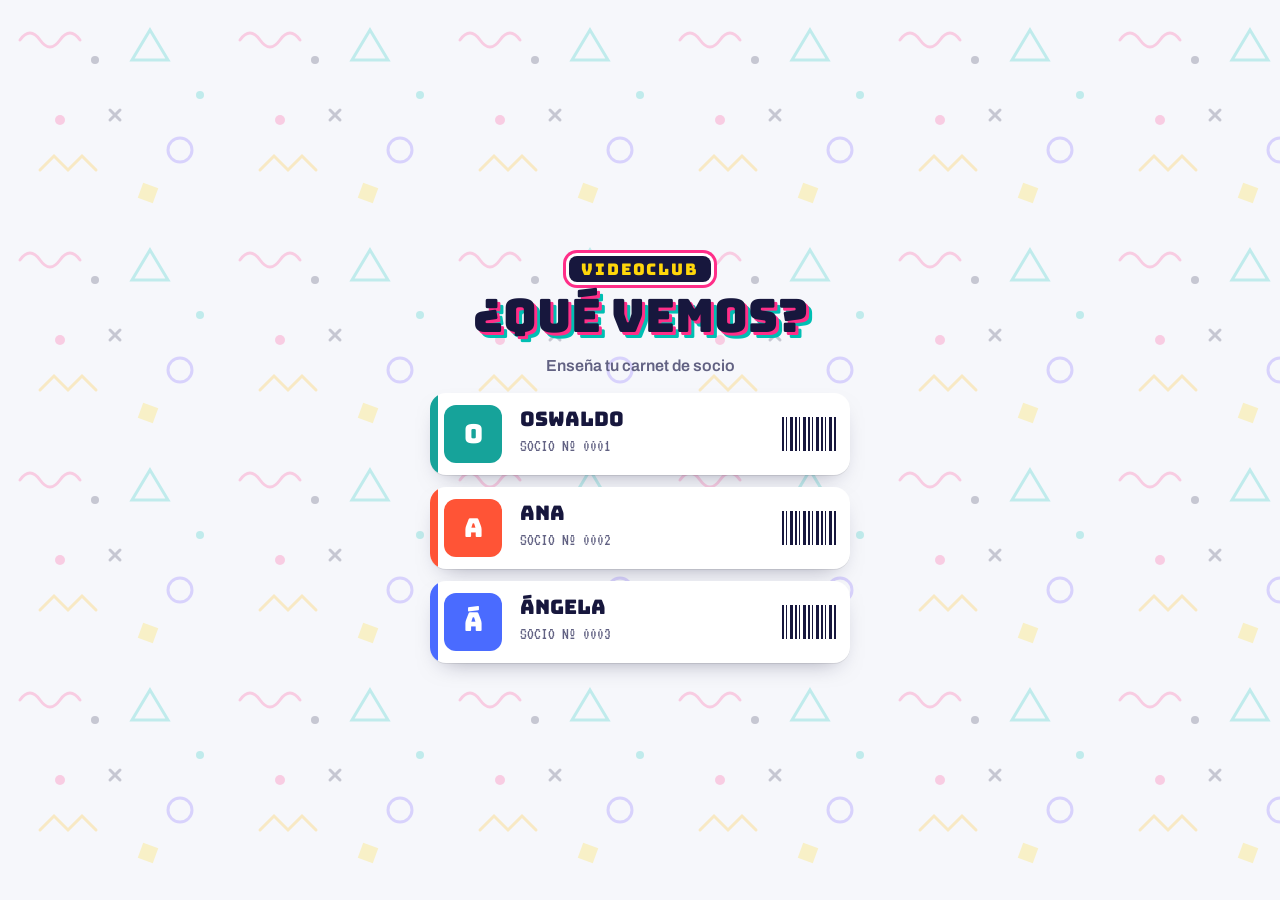
<file: index.html>
<!doctype html>
<html lang="es">
<head>
<meta charset="utf-8">
<meta name="viewport" content="width=device-width,initial-scale=1,viewport-fit=cover">
<meta name="theme-color" content="#f6f7fb">
<meta name="color-scheme" content="light">
<meta name="apple-mobile-web-app-capable" content="yes">
<meta name="apple-mobile-web-app-title" content="Qué vemos">
<title>¿Qué vemos?</title>
<link rel="icon" href="icon.svg" type="image/svg+xml">
<link rel="apple-touch-icon" href="icon-180.png">
<link rel="manifest" href="manifest.webmanifest">
<link rel="preconnect" href="https://fonts.googleapis.com">
<link rel="preconnect" href="https://fonts.gstatic.com" crossorigin>
<link rel="stylesheet" href="https://fonts.googleapis.com/css2?family=Archivo:wght@400;500;600;700;800&family=Bungee&family=Permanent+Marker&family=VT323&display=swap">
<link rel="stylesheet" href="styles.css?v=11">
</head>
<body data-view="discover">

<!-- ENTRADA: carnet de socio -->
<section id="login" class="login" hidden>
  <div class="login-in">
    <h1 class="login-title"><span class="sign-box">VIDEOCLUB</span><b>¿Qué vemos?</b></h1>
    <p class="login-sub" id="loginSub">Enseña tu carnet de socio</p>
    <div class="who" id="who"></div>
    <div class="pinbox" id="pinbox" hidden>
      <div class="lcd-screen"><div class="pindots" id="pindots" aria-live="polite"><i></i><i></i><i></i><i></i></div></div>
      <p class="pin-err" id="pinerr" role="alert"></p>
      <div class="keypad" id="keypad"></div>
    </div>
  </div>
</section>

<!-- APP -->
<div id="app" hidden>
  <header class="top">
    <span class="brand"><span class="sign-box">¿QUÉ VEMOS?</span></span>
    <div class="top-r">
      <button class="icon-btn" id="bellBtn" aria-label="Novedades"><svg viewBox="0 0 24 24"><path d="M12 22a2.5 2.5 0 0 0 2.5-2.5h-5A2.5 2.5 0 0 0 12 22zm7-6V11a7 7 0 0 0-5.5-6.8V3.5a1.5 1.5 0 0 0-3 0v.7A7 7 0 0 0 5 11v5l-2 2v1h18v-1z"/></svg><span class="dotn" id="bellN" hidden></span></button>
      <button class="icon-btn" id="searchBtn" aria-label="Buscar"><svg viewBox="0 0 24 24"><path d="M10.5 3a7.5 7.5 0 0 1 5.9 12.1l4.8 4.8-1.4 1.4-4.8-4.8A7.5 7.5 0 1 1 10.5 3zm0 2a5.5 5.5 0 1 0 0 11 5.5 5.5 0 0 0 0-11z"/></svg></button>
      <button class="me" id="meBtn" aria-label="Mi carnet y ajustes"></button>
    </div>
  </header>

  <main>
    <section class="view" id="v-discover"></section>
    <section class="view" id="v-top" hidden></section>
    <section class="view" id="v-lists" hidden></section>
  </main>

  <nav class="tabbar" aria-label="Secciones">
    <button data-v="discover" aria-current="page"><svg viewBox="0 0 24 24"><path d="M3 6h18a1 1 0 0 1 1 1v10a1 1 0 0 1-1 1H3a1 1 0 0 1-1-1V7a1 1 0 0 1 1-1zm4 3a3 3 0 1 0 0 6 3 3 0 0 0 0-6zm10 0a3 3 0 1 0 0 6 3 3 0 0 0 0-6zm-6 3.5v1h2v-1z"/></svg><span>Descubrir</span></button>
    <button data-v="top"><svg viewBox="0 0 24 24"><path d="M5 3h14v2h2v3a4 4 0 0 1-4 4h-.3A5 5 0 0 1 13 15v3h3v3H8v-3h3v-3a5 5 0 0 1-3.7-3H7a4 4 0 0 1-4-4V5h2zm0 4v1a2 2 0 0 0 2 2V7zm14 0h-2v3a2 2 0 0 0 2-2z"/></svg><span>Top 10</span></button>
    <button data-v="lists"><svg viewBox="0 0 24 24"><path d="M3 19h18v2H3zM5 5h3v13H5zm4 2h3v11H9zm4-3h3v14h-3zm4.5 2.5 2.9-.8 3 11.6-2.9.7z"/></svg><span>Listas</span></button>
  </nav>
</div>

<!-- HOJA -->
<div class="scrim" id="scrim" hidden></div>
<div class="sheet" id="sheet" role="dialog" aria-modal="true" hidden>
  <div class="grab" aria-hidden="true"></div>
  <button class="sheet-close" id="sheetClose" aria-label="Cerrar"><svg viewBox="0 0 24 24"><path d="M6.4 5 12 10.6 17.6 5 19 6.4 13.4 12l5.6 5.6-1.4 1.4-5.6-5.6L6.4 19 5 17.6l5.6-5.6L5 6.4z"/></svg></button>
  <div class="sheet-body" id="sheetBody"></div>
</div>
<div class="tour" id="tour" role="dialog" aria-modal="true" aria-label="Tutorial" hidden></div>
<div class="toast" id="toast" role="status" hidden></div>
<canvas id="confetti" hidden></canvas>

<script src="config.js?v=9"></script>
<script src="app.js?v=17"></script>
</body>
</html>
</file>
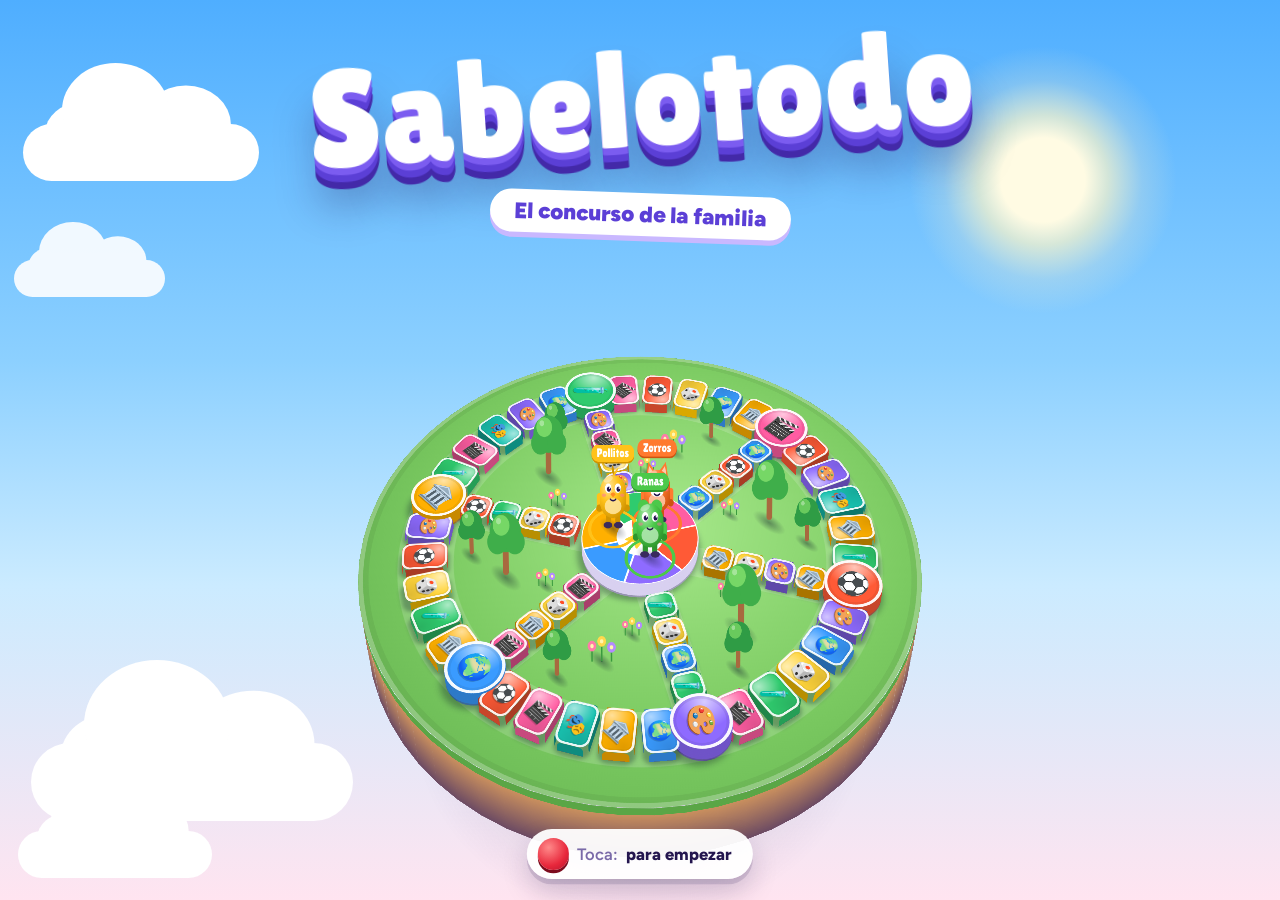
<file: sabelotodo/index.html>
<!DOCTYPE html>
<html lang="es">
<head>
<meta charset="utf-8">
<meta name="viewport" content="width=device-width, initial-scale=1">
<title>Sabelotodo · Trivial en familia</title>
<link rel="preconnect" href="https://fonts.googleapis.com">
<link rel="preconnect" href="https://fonts.gstatic.com" crossorigin>
<link href="https://fonts.googleapis.com/css2?family=Figtree:wght@500;700;800;900&family=Lilita+One&display=swap" rel="stylesheet">
<style>
:root{--tilt:52deg;--rz:0deg;--ink:#24164f;--violet:#5b3fd6;--team:#ffffff;--teamd:#cccccc;
  --disp:'Lilita One','Figtree',system-ui,sans-serif;--ui:'Figtree',system-ui,sans-serif}
*{box-sizing:border-box;margin:0;padding:0}
html{font-size:clamp(10px, calc(0.9vmin + 0.4vmax), 28px)}
html,body{height:100%;overflow:hidden;font-family:var(--ui);color:var(--ink);background:#7cc8ff;-webkit-font-smoothing:antialiased;user-select:none;-webkit-user-select:none;touch-action:manipulation}
input{font:inherit;color:inherit;user-select:text}

/* ================= CIELOS ================= */
#sky{position:fixed;inset:0;overflow:hidden}
.sky{position:absolute;inset:0;opacity:0;transition:opacity 1s}
body[data-theme=classic] .sky.classic,body[data-theme=xmas] .sky.xmas,body[data-theme=uni] .sky.uni{opacity:1}
.sky.classic{background:linear-gradient(180deg,#4FAEFF 0%,#8CD0FF 40%,#CBEBFF 65%,#FFE4F0 100%)}
.sun{position:absolute;right:8%;top:5%;width:30vmin;height:30vmin;border-radius:50%;background:radial-gradient(circle,#fffbe3 0 22%,rgba(255,246,200,.7) 34%,rgba(255,240,200,.22) 52%,transparent 70%)}
.cloud{position:absolute;left:0;width:var(--w);height:calc(var(--w)*.45);opacity:var(--o,1);animation:drift var(--t) linear infinite;animation-delay:var(--d);--cc:#fff}
.cloud::before,.cloud::after{content:"";position:absolute;background:var(--cc);border-radius:999px}
.cloud::before{left:8%;right:8%;bottom:0;height:45%}
.cloud::after{left:22%;bottom:18%;width:38%;height:75%;border-radius:50%;box-shadow:calc(var(--w)*.25) calc(var(--w)*.05) 0 calc(var(--w)*-.03) var(--cc),calc(var(--w)*-.12) calc(var(--w)*.08) 0 calc(var(--w)*-.06) var(--cc)}
@keyframes drift{from{transform:translateX(-40vw)}to{transform:translateX(140vw)}}
.sky.xmas{background:linear-gradient(180deg,#071330 0%,#10255a 45%,#2a3f86 75%,#5a5aa8 100%)}
.stars{position:absolute;inset:0;background:radial-gradient(circle,#fff 0 1px,transparent 1.6px) 0 0/90px 90px,radial-gradient(circle,rgba(255,255,255,.7) 0 1px,transparent 1.5px) 40px 55px/130px 110px,radial-gradient(circle,#fff6c8 0 1.4px,transparent 2px) 70px 20px/210px 170px;opacity:.9}
.moon{position:absolute;right:10%;top:8%;width:16vmin;height:16vmin;border-radius:50%;background:radial-gradient(circle at 35% 35%,#fffbe8,#f4e7b8 60%,#e3d08f);box-shadow:0 0 6vmin 2vmin rgba(255,240,190,.35)}
.aurora{position:absolute;left:-10%;right:-10%;top:5%;height:40%;background:linear-gradient(100deg,transparent 10%,rgba(80,255,190,.18) 30%,rgba(120,160,255,.16) 50%,rgba(200,120,255,.14) 70%,transparent 90%);filter:blur(30px);animation:aur 14s ease-in-out infinite alternate}
@keyframes aur{to{transform:translateX(6%) skewY(-3deg)}}
.sky.uni{background:linear-gradient(180deg,#ffc9ec 0%,#e3c4ff 40%,#bfe3ff 72%,#d4ffe9 100%)}
.rainbow{position:absolute;left:50%;top:62%;width:150vmax;height:150vmax;margin-left:-75vmax;border-radius:50%;
  background:radial-gradient(circle,transparent 0 46%,rgba(255,99,132,.55) 46% 48%,rgba(255,170,80,.55) 48% 50%,rgba(255,226,90,.55) 50% 52%,rgba(110,220,130,.55) 52% 54%,rgba(90,170,255,.55) 54% 56%,rgba(170,120,255,.55) 56% 58%,transparent 58%);filter:blur(2px)}
.sky.uni .cloud{--cc:#fff3fb}

/* efectos (nieve / brillos) */
#fx{position:fixed;inset:0;width:100%;height:100%;z-index:6;pointer-events:none}

/* ================= ESCENA 3D ================= */
#scene{position:fixed;left:50%;top:50%;width:1920px;height:1080px;margin:-540px 0 0 -960px;perspective:2300px;perspective-origin:50% 16%;transform:scale(var(--fit,1))}
#board{position:absolute;left:50%;top:50%;transform-style:preserve-3d;transition:transform 1.15s cubic-bezier(.5,.05,.2,1)}
#board.fast{transition-duration:.42s;transition-timing-function:linear}
#spin{position:absolute;inset:0;transform-style:preserve-3d;transform:rotateZ(var(--rz))}
.p3{transform-style:preserve-3d}
.disk{position:absolute;border-radius:50%;background:var(--diskTop);box-shadow:inset 0 0 0 10px rgba(255,255,255,.25),inset 0 0 0 22px rgba(0,0,0,.05)}
.rim{position:absolute;width:0;height:0;transform-style:preserve-3d}
.sl{position:absolute;top:0;transform-origin:50% 0;background:linear-gradient(180deg,var(--rimA) 0,var(--rimA) 14%,var(--rimB) 14%,var(--rimC) 100%)}
.dshadow{position:absolute;border-radius:50%;background:radial-gradient(ellipse,rgba(20,20,80,.25),transparent 70%)}
.track{position:absolute;border-radius:50%;transform:translateZ(1px)}
.spokeband{position:absolute;transform-origin:50% 0;transform:translateZ(1px);border-radius:30px}
.lights i{position:absolute;width:12px;height:12px;margin:-6px;border-radius:50%;transform:translateZ(3px);animation:twk 1.2s steps(2) infinite}
.lights i:nth-child(odd){animation-delay:-.6s}
@keyframes twk{50%{filter:brightness(.35)}}

/* casillas */
.tile{position:absolute;transform-style:preserve-3d}
.tile .gnd{position:absolute;inset:-3px -3px -8px;border-radius:22px;background:rgba(10,20,40,.3);filter:blur(5px);transform:translateZ(1px)}
.tile .side{position:absolute;left:8px;right:8px;top:100%;height:20px;transform-origin:top;transform:rotateX(90deg);background:var(--td);border-radius:0 0 10px 10px}
.tile .sideT{position:absolute;left:8px;right:8px;top:0;height:20px;transform-origin:top;transform:rotateX(90deg);background:var(--td)}
.tile .sideL,.tile .sideR{position:absolute;top:8px;bottom:8px;width:20px;transform-origin:left;transform:rotateY(-90deg);background:var(--td);filter:brightness(.85)}
.tile .sideL{left:0}.tile .sideR{left:100%}
.tile .top{position:absolute;inset:0;border-radius:20px;transform:translateZ(20px);display:grid;place-items:center;
  background:radial-gradient(circle at 28% 18%,rgba(255,255,255,.6),rgba(255,255,255,0) 46%),radial-gradient(circle at 70% 88%,rgba(0,0,0,.12),transparent 55%),var(--tc);
  box-shadow:inset 0 0 0 5px rgba(255,255,255,.9),inset 0 0 0 8px rgba(0,0,0,.05)}
.tile .ic{font-size:40px;line-height:1;filter:drop-shadow(0 3px 0 rgba(0,0,0,.18))}
.disc{position:absolute;border-radius:50%;transform-style:preserve-3d}
.disc .ly{position:absolute;inset:0;border-radius:50%;background:var(--td)}
.disc .top{position:absolute;inset:0;border-radius:50%;display:grid;place-items:center;
  background:radial-gradient(circle at 30% 22%,rgba(255,255,255,.65),rgba(255,255,255,0) 45%),var(--tc);box-shadow:inset 0 0 0 7px rgba(255,255,255,.95),inset 0 0 0 13px rgba(0,0,0,.06)}
.disc .ic{font-size:58px;filter:drop-shadow(0 3px 0 rgba(0,0,0,.2))}
.disc .gnd{position:absolute;inset:-6px -6px -14px;border-radius:50%;background:rgba(10,20,40,.32);filter:blur(7px);transform:translateZ(1px)}
.hot .top{animation:hot 1s ease-in-out infinite}
@keyframes hot{50%{box-shadow:inset 0 0 0 5px #fff,0 0 0 7px rgba(255,255,255,.95),0 0 36px 12px rgba(255,255,255,.85)}}
.hubtop{position:absolute;inset:0;border-radius:50%;overflow:hidden;box-shadow:inset 0 0 0 8px #fff}
.hubtop svg{width:100%;height:100%}

/* elementos de pie: miran siempre a cámara */
.bb{position:absolute;left:0;top:0;width:0;height:0;transform-style:preserve-3d}
.bb .fig{position:absolute;bottom:0;transform-origin:50% 100%;transform:rotateZ(calc(var(--rz) * -1)) rotateX(calc(var(--tilt) * -1))}
.bb .shd{position:absolute;border-radius:50%;background:radial-gradient(ellipse,rgba(10,20,40,.4),transparent 70%);transform:translateZ(1px)}
.deco .fig svg{display:block;overflow:visible}

/* ================= MUÑECOS ================= */
.char .fig{left:-44px;width:88px;height:114px}
.char .shd{width:78px;height:40px;left:-39px;top:-20px}
.char .ring{position:absolute;width:110px;height:110px;left:-55px;top:-55px;border-radius:50%;border:7px solid var(--pc);transform:translateZ(1px);opacity:0}
.char.act .ring{opacity:1;animation:ring 1.3s ease-in-out infinite}
@keyframes ring{0%{transform:translateZ(1px) scale(.65);opacity:1}100%{transform:translateZ(1px) scale(1.3);opacity:0}}
.char .tagn{position:absolute;left:50%;bottom:118px;transform:translateX(-50%);white-space:nowrap;background:var(--pc);color:#fff;font-family:var(--disp);font-size:22px;padding:2px 12px 3px;border-radius:99px;box-shadow:0 3px 0 var(--pd);opacity:0;transition:opacity .3s}
.char.act .tagn{opacity:1;animation:tagb 1s ease-in-out infinite}
@keyframes tagb{50%{transform:translateX(-50%) translateY(-6px)}}
.ch{width:100%;height:100%;transition:transform .2s}
.ch.flip{transform:scaleX(-1)}
.ch svg{width:100%;height:100%;overflow:visible}
.ch svg g{transform-box:fill-box}
.ch .lg,.ch .am{transform-origin:50% 8%}
.ch .bod{transform-origin:50% 100%;animation:bob 2.2s ease-in-out infinite}
.ch .eyes{transform-origin:50% 50%;animation:blink 4.6s infinite}
.ch .mo{display:none}.ch .mo.happy{display:inline}
@keyframes bob{50%{transform:translateY(-2.5px) scale(1.01,.99)}}
@keyframes blink{0%,92%,100%{transform:scaleY(1)}95%{transform:scaleY(.1)}}
.char.act .ch .am.r{animation:wave .9s ease-in-out infinite}
@keyframes wave{0%,100%{transform:rotate(-150deg)}50%{transform:rotate(-110deg)}}
.ch.walk .lg.l{animation:legA .34s ease-in-out infinite alternate}
.ch.walk .lg.r{animation:legA .34s ease-in-out infinite alternate-reverse}
.ch.walk .am.l{animation:armA .34s ease-in-out infinite alternate-reverse!important}
.ch.walk .am.r{animation:armA .34s ease-in-out infinite alternate!important}
.ch.walk .bod{animation:wbob .17s ease-in-out infinite alternate}
@keyframes legA{from{transform:rotate(-28deg)}to{transform:rotate(28deg)}}
@keyframes armA{from{transform:rotate(-30deg)}to{transform:rotate(30deg)}}
@keyframes wbob{from{transform:translateY(0) rotate(-2deg)}to{transform:translateY(-5px) rotate(2deg)}}
.ch.yay .bod{animation:none}
.ch.yay svg{animation:jump .55s cubic-bezier(.3,1.5,.5,1) infinite;transform-origin:50% 100%}
.ch.yay .am.l{animation:yayL .28s ease-in-out infinite alternate!important}
.ch.yay .am.r{animation:yayR .28s ease-in-out infinite alternate!important}
.ch.yay .lg.l{animation:legA .28s infinite alternate}.ch.yay .lg.r{animation:legA .28s infinite alternate-reverse}
.ch.yay .mo.happy,.ch.sad .mo.happy{display:none}.ch.yay .mo.yay{display:inline}.ch.sad .mo.sad{display:inline}
@keyframes jump{0%,100%{transform:translateY(0) scale(1.06,.94)}50%{transform:translateY(-22px) scale(.96,1.05)}}
@keyframes yayL{from{transform:rotate(130deg)}to{transform:rotate(165deg)}}
@keyframes yayR{from{transform:rotate(-130deg)}to{transform:rotate(-165deg)}}
.ch.sad .bod{animation:sadb 1.6s ease-in-out infinite;transform-origin:50% 100%}
.ch.sad .am.l{transform:rotate(12deg)}.ch.sad .am.r{transform:rotate(-12deg)}
.ch.sad .eyes{transform:scaleY(.55);animation:none}
@keyframes sadb{0%,100%{transform:rotate(-4deg) translateY(3px)}50%{transform:rotate(4deg) translateY(3px)}}

/* ================= MARCO DEL EQUIPO ================= */
#frame{position:fixed;inset:0;z-index:9;pointer-events:none;box-shadow:inset 0 0 0 .7rem var(--team),inset 0 0 3.5rem 1rem color-mix(in srgb,var(--team) 55%,transparent);opacity:0;transition:opacity .5s,box-shadow .5s}
body.ingame #frame{opacity:1}
#who{position:fixed;z-index:11;left:1.6rem;bottom:1.6rem;display:flex;align-items:center;gap:1rem;padding:.6rem 1.6rem .6rem .6rem;border-radius:2rem;background:var(--team);box-shadow:0 .45rem 0 var(--teamd),0 1.2rem 2.4rem rgba(20,10,60,.35);color:#fff;transform:translateY(12rem);transition:transform .5s cubic-bezier(.3,1.5,.5,1),background .4s}
body.ingame #who{transform:none}
#who .pic{width:6.6rem;height:7.6rem;border-radius:1.4rem;background:rgba(255,255,255,.95);display:grid;place-items:end center;overflow:hidden;padding-top:.4rem}
#who .pic .ch{width:5.6rem;height:7.2rem}
#who .a{font-weight:900;font-size:1.2rem;opacity:.95}
#who .b{font-family:var(--disp);font-size:3.2rem;line-height:1;text-shadow:0 .2rem 0 rgba(0,0,0,.18)}
#who .c{margin-top:.3rem}

/* ================= HUD ================= */
.ui{position:fixed;z-index:10}
#hud{top:1.4rem;left:1.6rem;right:6rem;display:flex;gap:.9rem;justify-content:center;flex-wrap:wrap;pointer-events:none;transition:opacity .4s,transform .4s}
#hud.off{opacity:0;transform:translateY(-3rem)}
.tc{display:flex;align-items:center;gap:.7rem;padding:.45rem 1.1rem .45rem .45rem;border-radius:99rem;background:rgba(255,255,255,.9);box-shadow:0 .35rem 0 rgba(36,22,79,.12);transition:transform .35s cubic-bezier(.3,1.6,.5,1),box-shadow .3s,opacity .3s;opacity:.8}
.tc .hd{width:3rem;height:3rem;border-radius:50%;background:var(--pc);display:grid;place-items:center;font-size:1.7rem}
.tc .nm{font-weight:900;font-size:1.2rem;max-width:9rem;white-space:nowrap;overflow:hidden;text-overflow:ellipsis}
.tc .q{width:2.9rem;height:2.9rem;flex:none}
.tc .cnt{font-family:var(--disp);font-size:1.4rem;color:var(--violet)}
.tc.active{opacity:1;transform:scale(1.14) translateY(.3rem);background:#fff;box-shadow:0 0 0 .32rem var(--pc),0 .8rem 1.8rem rgba(36,22,79,.3)}
#gear{top:1.4rem;right:1.6rem;width:3.4rem;height:3.4rem;border-radius:50%;border:0;background:rgba(255,255,255,.9);font-size:1.4rem;cursor:pointer;box-shadow:0 .35rem 0 rgba(36,22,79,.12)}
#hint{left:50%;bottom:1.6rem;transform:translateX(-50%);display:flex;align-items:center;gap:1.4rem;padding:.7rem 1.6rem .7rem .8rem;border-radius:99rem;background:rgba(255,255,255,.95);box-shadow:0 .4rem 0 rgba(36,22,79,.14),0 1rem 2rem rgba(36,22,79,.18);font-weight:800;font-size:1.25rem;transition:opacity .3s;pointer-events:none;overflow:hidden;white-space:nowrap}
#hint.off{opacity:0}
#hint .k{display:flex;align-items:center;gap:.6rem}
#hint .btn{width:2.4rem;height:2.4rem;border-radius:50%;background:radial-gradient(circle at 35% 30%,#ff8a8a,#e8283c 60%,#b3122a);box-shadow:0 .25rem 0 #7d0b1d;transition:transform .1s}
#hint .k.hold .btn{box-shadow:0 .25rem 0 #7d0b1d,0 0 0 .3rem #fff,0 0 0 .5rem #e8283c}
#hint .k b{font-weight:600;color:#7a6aa8;margin-right:.3rem}
#hint .sep{width:2px;height:1.8rem;background:#e6e1f5}
#holdbar{position:absolute;left:0;bottom:0;height:.35rem;width:0;background:#e8283c}
body.charging #holdbar{width:100%;transition:width .65s linear}
body.pressing #hint .btn{transform:translateY(.2rem);box-shadow:0 .05rem 0 #7d0b1d}

/* ================= CAPAS ================= */
.layer{position:fixed;inset:0;z-index:20;display:grid;place-items:center;visibility:hidden;opacity:0;transition:opacity .35s,visibility .35s;pointer-events:none}
.layer.show{visibility:visible;opacity:1;pointer-events:auto}
#intro{z-index:15;align-content:start;padding-top:4vh}
.logo{font-family:var(--disp);font-size:min(10.5rem,15vw);line-height:.9;color:#fff;transform:rotate(-4deg);text-shadow:0 .05em 0 #7b5cf0,0 .1em 0 #5b3fd6,0 .15em 0 #4329a8,0 .26em .3em rgba(36,22,79,.35)}
body[data-theme=xmas] .logo{text-shadow:0 .05em 0 #e8283c,0 .1em 0 #b5122b,0 .15em 0 #7d0b1d,0 .26em .3em rgba(0,0,0,.4)}
body[data-theme=uni] .logo{text-shadow:0 .03em 0 #ff7ac8,0 .06em 0 #ffb85c,0 .09em 0 #ffe066,0 .12em 0 #72e3a0,0 .15em 0 #6cb8ff,0 .18em 0 #a98bff,0 .3em .3em rgba(120,60,160,.3)}
.tag{margin-top:2.4rem;justify-self:center;background:#fff;color:var(--violet);font-weight:900;font-size:1.7rem;padding:.6rem 1.8rem;border-radius:99rem;box-shadow:0 .4rem 0 #c9b8ff;transform:rotate(2deg)}
#intro.show .logo{animation:drop 1s cubic-bezier(.3,1.5,.5,1) both}
@keyframes drop{0%{transform:translateY(-60vh) rotate(-20deg)}100%{transform:rotate(-4deg)}}

#setup{z-index:15}
.panel{width:min(64rem,94vw);background:rgba(255,255,255,.95);border-radius:2.4rem;padding:1.7rem 2.2rem 1.9rem;box-shadow:0 .7rem 0 rgba(36,22,79,.12),0 2rem 4rem rgba(36,22,79,.25);display:flex;flex-direction:column;gap:.55rem}
.panel h2{font-family:var(--disp);font-weight:400;font-size:2.8rem;color:var(--violet);line-height:1}
.panel .sub{font-weight:600;color:#7a6aa8;font-size:1.1rem;margin-bottom:.2rem}
.srow{display:flex;align-items:center;gap:1rem;padding:.6rem 1rem;border-radius:1.3rem;border:.22rem solid transparent;transition:border-color .2s,background .2s}
.srow.cur{border-color:var(--violet);background:#f4f0ff}
.srow .lbl{width:11rem;font-weight:900;font-size:1.3rem;flex:none}
.chips{display:flex;gap:.55rem;flex-wrap:wrap}
.chip{border:0;border-radius:99rem;padding:.5rem 1.15rem;background:#efeaff;color:var(--ink);font-family:var(--ui);font-weight:800;font-size:1.2rem;cursor:pointer}
.chip.on{background:var(--violet);color:#fff;box-shadow:0 .25rem 0 #3a26a0}
.teamlist{display:flex;gap:.6rem;flex-wrap:wrap}
.tchip{display:flex;align-items:center;gap:.45rem;background:#fff;border-radius:99rem;padding:.25rem .8rem .25rem .25rem;box-shadow:inset 0 0 0 .18rem #efeaff}
.tchip .hd{width:2.2rem;height:2.2rem;border-radius:50%;background:var(--pc);display:grid;place-items:center;font-size:1.2rem}
.tchip input{border:0;background:transparent;font-weight:800;font-size:1.05rem;width:7.5rem;outline:none}
.note{font-size:1rem;font-weight:700;color:#7a6aa8;margin-left:.4rem}
.go{justify-content:center;margin-top:.3rem}
.go .play{font-family:var(--disp);font-size:2.3rem;color:#fff;background:linear-gradient(180deg,#ff6b7d,#e8283c);border:0;border-radius:99rem;padding:.6rem 3.4rem;box-shadow:0 .45rem 0 #9e1428;cursor:pointer}
.srow.go.cur{background:transparent;border-color:transparent}
.srow.go.cur .play{animation:pulse 1s ease-in-out infinite}
@keyframes pulse{50%{transform:scale(1.07)}}

/* dado */
#dice{z-index:25;pointer-events:none}
.dwrap{perspective:1200px;display:grid;place-items:center}
.dbounce{transform-style:preserve-3d}
.cube{position:relative;width:11rem;height:11rem;transform-style:preserve-3d;transition:transform 1.4s cubic-bezier(.15,.8,.25,1)}
.cube .f{position:absolute;inset:0;border-radius:2rem;background:radial-gradient(circle at 30% 25%,#fff,#f3efff 70%,#e2dbff);box-shadow:inset 0 0 0 .3rem #fff,inset 0 -.6rem 1rem rgba(91,63,214,.18);display:grid;grid-template:repeat(3,1fr)/repeat(3,1fr);padding:1.5rem;backface-visibility:hidden}
.cube .f span{border-radius:50%;margin:.35rem}
.cube .f span.p{background:radial-gradient(circle at 35% 30%,#6f55e8,#2c1a7a)}
body[data-theme=xmas] .cube .f span.p{background:radial-gradient(circle at 35% 30%,#ff6b6b,#a80d22)}
body[data-theme=uni] .cube .f span.p{background:radial-gradient(circle at 35% 30%,#ff9ad5,#b04bd8)}
.f1{transform:translateZ(5.5rem)}.f6{transform:rotateY(180deg) translateZ(5.5rem)}.f3{transform:rotateY(90deg) translateZ(5.5rem)}.f4{transform:rotateY(-90deg) translateZ(5.5rem)}.f5{transform:rotateX(90deg) translateZ(5.5rem)}.f2{transform:rotateX(-90deg) translateZ(5.5rem)}
.dsh{width:12rem;height:2.4rem;border-radius:50%;background:radial-gradient(ellipse,rgba(36,22,79,.35),transparent 70%);margin-top:2.2rem}
.dnum{position:absolute;font-family:var(--disp);font-size:9rem;color:#fff;text-shadow:0 .4rem 0 var(--teamd),0 1rem 2rem rgba(36,22,79,.4);opacity:0}
#dice.done .dnum{animation:numPop .7s cubic-bezier(.3,1.6,.5,1) forwards}
@keyframes numPop{0%{opacity:0;transform:translate(9rem,-6rem) scale(.3)}100%{opacity:1;transform:translate(9rem,-6rem) scale(1)}}

/* pregunta */
#qlay{z-index:22;background:radial-gradient(ellipse at center,rgba(20,10,60,.15),rgba(20,10,60,.6))}
.qcard{position:relative;width:min(78rem,90vw);margin-left:9rem;background:#fff;border-radius:2.6rem;overflow:hidden;box-shadow:0 0 0 .6rem var(--team),0 .9rem 0 .6rem var(--teamd),0 3rem 6rem rgba(20,10,60,.5)}
#qlay.show .qcard{animation:cardIn .7s cubic-bezier(.3,1.4,.5,1) both}
@keyframes cardIn{0%{transform:perspective(1400px) rotateX(70deg) translateY(30vh) scale(.6);opacity:0}100%{transform:none;opacity:1}}
.qteam{display:flex;align-items:center;gap:.8rem;padding:.7rem 2.2rem;background:var(--team);color:#fff;font-weight:900;font-size:1.5rem}
.qteam .hd{width:2.8rem;height:2.8rem;border-radius:50%;background:#fff;display:grid;place-items:center;font-size:1.6rem}
.qteam b{font-family:var(--disp);font-weight:400;font-size:2.1rem;line-height:1}
.qteam .fin{margin-left:auto;background:#fff;color:var(--ink);border-radius:99rem;padding:.2rem 1rem;font-size:1.15rem}
.qhead{display:flex;align-items:center;gap:1rem;padding:1rem 2.2rem;background:radial-gradient(circle at 15% 0,rgba(255,255,255,.35),transparent 50%),var(--cc);color:#fff}
.qhead .ci{width:3.8rem;height:3.8rem;border-radius:50%;background:#fff;display:grid;place-items:center;font-size:2.2rem;box-shadow:0 .25rem 0 rgba(0,0,0,.15)}
.qhead .cn{font-family:var(--disp);font-size:2.3rem;text-shadow:0 .2rem 0 rgba(0,0,0,.15)}
.qhead .lv{display:flex;gap:.3rem;margin-left:.4rem}
.qhead .lv i{width:.85rem;height:.85rem;border-radius:50%;background:rgba(255,255,255,.4)}
.qhead .lv i.on{background:#fff}
.qbody{padding:1.8rem 2.4rem 2.1rem}
#qText{font-weight:900;font-size:2.9rem;line-height:1.14;letter-spacing:-.01em;margin-bottom:1.6rem;max-width:58ch}
#qText.long{font-size:2.35rem}
.opts{display:grid;grid-template-columns:1fr 1fr;gap:1rem}
.opt{position:relative;display:flex;align-items:center;gap:1rem;padding:.95rem 1.3rem;border-radius:1.5rem;background:#f4f1ff;font-weight:800;font-size:1.9rem;line-height:1.15;border:.32rem solid transparent;overflow:hidden;cursor:pointer;transition:transform .25s cubic-bezier(.3,1.6,.5,1),background .2s,border-color .2s,opacity .3s}
.opt .l{position:relative;z-index:1;flex:none;width:3.2rem;height:3.2rem;border-radius:50%;background:var(--cc);color:#fff;display:grid;place-items:center;font-family:var(--disp);font-size:1.6rem;box-shadow:inset 0 -.2rem 0 rgba(0,0,0,.18)}
.opt .t{position:relative;z-index:1}
.opt::before{content:"";position:absolute;left:0;top:0;bottom:0;width:0;background:var(--teaml)}
.opt.sel{border-color:var(--team);background:#fff;transform:scale(1.035);box-shadow:0 .5rem 1.2rem rgba(36,22,79,.15)}
.opt.sel::after{content:"";position:absolute;right:1.2rem;top:50%;width:1.4rem;height:1.4rem;margin-top:-.7rem;border-radius:50%;background:var(--team);animation:blinkdot .9s ease-in-out infinite}
@keyframes blinkdot{50%{transform:scale(.5);opacity:.4}}
body.charging .opt.sel::before{width:100%;transition:width .65s linear}
.opt.right{background:#2fcb6e;color:#fff;border-color:#1fa857;transform:scale(1.05)}
.opt.right .l{background:#fff;color:#1fa857}
.opt.wrong{background:#ff5a5f;color:#fff;border-color:#d63a40;animation:shake .45s}
.opt.trick{background:linear-gradient(100deg,#ffd1ec,#e2d1ff,#cdeeff,#d8ffe6);border-color:#fff}
.opt.right::after,.opt.wrong::after,.opt.trick::after{display:none}
.opt.fade{opacity:.35}
@keyframes shake{20%,60%{transform:translateX(-.8rem)}40%,80%{transform:translateX(.8rem)}}
.verdict{position:absolute;right:2.6rem;top:4.2rem;font-family:var(--disp);font-size:5.2rem;color:var(--vc,#2fcb6e);transform:rotate(-8deg);opacity:0;pointer-events:none;-webkit-text-stroke:.12em #fff;paint-order:stroke fill;filter:drop-shadow(0 .3rem .4rem rgba(36,22,79,.3))}
.verdict.on{animation:stamp .45s cubic-bezier(.3,1.6,.5,1) forwards}
@keyframes stamp{0%{opacity:0;transform:rotate(-8deg) scale(2.6)}100%{opacity:1;transform:rotate(-8deg) scale(1)}}
.qmsg{margin-top:1.2rem;min-height:2.2rem;font-weight:800;font-size:1.45rem;color:#7a6aa8;text-align:center}
.qmsg b{color:var(--ink)}

/* elegir categoría */
#pick{z-index:22;background:radial-gradient(ellipse at center,rgba(20,10,60,.15),rgba(20,10,60,.6))}
.pickbox{display:flex;flex-direction:column;align-items:center;gap:2rem}
.pickbox h3{font-family:var(--disp);font-weight:400;font-size:3.6rem;color:#fff;text-shadow:0 .3rem 0 var(--teamd)}
.pcats{display:flex;gap:1.3rem;flex-wrap:wrap;justify-content:center}
.pcat{width:10.5rem;height:11.5rem;border-radius:2rem;background:radial-gradient(circle at 28% 20%,rgba(255,255,255,.6),transparent 45%),var(--cc);box-shadow:inset 0 0 0 .35rem rgba(255,255,255,.9),0 .5rem 0 rgba(36,22,79,.2);display:flex;flex-direction:column;align-items:center;justify-content:center;gap:.5rem;color:#fff;font-family:var(--disp);font-size:1.4rem;text-align:center;line-height:1.05;padding:.6rem;cursor:pointer;transition:transform .25s cubic-bezier(.3,1.6,.5,1)}
.pcat .e{font-size:3.8rem}
.pcat.sel{transform:translateY(-1rem) scale(1.1);box-shadow:inset 0 0 0 .35rem #fff,0 0 0 .45rem var(--team),0 1.2rem 2rem rgba(36,22,79,.35)}

#pop{z-index:24;pointer-events:none;align-content:start;padding-top:17vh}
.popt{font-family:var(--disp);font-size:6.6rem;color:#fff;text-align:center;line-height:1;text-shadow:0 .08em 0 var(--teamd),0 .16em 0 rgba(0,0,0,.25),0 .3em .4em rgba(20,10,60,.35);transform:rotate(-4deg)}
.popt small{display:block;font-family:var(--ui);font-weight:900;font-size:1.8rem;text-shadow:0 .15rem 0 rgba(0,0,0,.3);margin-top:1rem}
#pop.show .popt{animation:stamp2 .6s cubic-bezier(.3,1.6,.5,1) both}
@keyframes stamp2{0%{transform:rotate(-4deg) scale(2.6);opacity:0}100%{transform:rotate(-4deg) scale(1);opacity:1}}
.flyq{position:fixed;z-index:40;width:4rem;height:4rem;margin:-2rem 0 0 -2rem;pointer-events:none}

#win{z-index:30;overflow:hidden}
#win .rays{position:absolute;left:50%;top:45%;width:260vmax;height:260vmax;margin:-130vmax 0 0 -130vmax;background:repeating-conic-gradient(from 0deg,var(--pc) 0 8deg,var(--pl) 8deg 16deg);animation:spin 30s linear infinite}
@keyframes spin{to{transform:rotate(360deg)}}
.wbox{position:relative;display:flex;flex-direction:column;align-items:center;gap:1rem}
.wchar{width:16rem;height:21rem}
.wt{font-family:var(--disp);font-size:6rem;color:#fff;line-height:1;text-shadow:0 .08em 0 rgba(0,0,0,.2),0 .25em .4em rgba(0,0,0,.2);text-align:center}
.rank{display:flex;gap:.8rem;flex-wrap:wrap;justify-content:center}
.rank .tc{opacity:1}
#confetti{position:fixed;inset:0;width:100%;height:100%;z-index:45;pointer-events:none}
@media (prefers-reduced-motion:reduce){.cloud,#win .rays,.aurora{animation:none!important}}
.famline{margin-top:.4rem;font-weight:700;font-size:1.05rem;color:#7a6aa8;text-align:center;line-height:1.35}
.famline b{color:var(--ink)}.famline .lnk{user-select:all;-webkit-user-select:all;color:var(--violet);font-weight:800;word-break:break-all}
.qhead .qtag{margin-left:.6rem;background:rgba(255,255,255,.25);border-radius:99rem;padding:.25rem .9rem;font-weight:900;font-size:1.05rem}
.qhead.rainbow{background:linear-gradient(90deg,#ff8fcb,#ffb85c,#ffe066,#72e3a0,#6cb8ff,#a98bff)}
.opts.two .opt{justify-content:center;font-size:2.3rem;padding:1.4rem}
</style>
</head>
<body data-theme="classic">
<div id="sky">
  <div class="sky classic"><div class="sun"></div>
    <div class="cloud" style="--w:22vw;top:6%;--t:150s;--d:-40s"></div><div class="cloud" style="--w:14vw;top:24%;--t:110s;--d:-90s;--o:.9"></div>
    <div class="cloud" style="--w:30vw;top:72%;--t:190s;--d:-20s"></div><div class="cloud" style="--w:18vw;top:86%;--t:130s;--d:-100s"></div></div>
  <div class="sky xmas"><div class="stars"></div><div class="aurora"></div><div class="moon"></div></div>
  <div class="sky uni"><div class="rainbow"></div>
    <div class="cloud" style="--w:24vw;top:8%;--t:160s;--d:-60s"></div><div class="cloud" style="--w:16vw;top:30%;--t:120s;--d:-20s;--o:.85"></div>
    <div class="cloud" style="--w:28vw;top:76%;--t:180s;--d:-110s"></div></div>
</div>
<div id="scene"><div id="board"><div id="spin"></div></div></div>
<canvas id="fx"></canvas>
<div id="frame"></div>

<div class="ui" id="hud"></div>
<button class="ui" id="gear" data-click title="Menú">⚙️</button>
<div id="who"></div>
<div class="ui" id="hint">
  <div class="k tap"><span class="btn"></span><span><b>Toca:</b><span id="hTap"></span></span></div>
  <span class="sep" id="hSep"></span>
  <div class="k hold" id="hHoldK"><span class="btn"></span><span><b>Mantén:</b><span id="hHold"></span></span></div>
  <i id="holdbar"></i>
</div>

<section class="layer" id="intro"><div style="display:grid;justify-items:center"><div class="logo">Sabelotodo</div><div class="tag" id="introTag">El concurso de la familia</div></div></section>

<section class="layer" id="setup">
  <div class="panel">
    <h2>Nueva partida</h2>
    <p class="sub">Toca el pulsador para pasar de fila y mantenlo pulsado para cambiar la opción</p>
    <div class="srow" data-row="mode"><span class="lbl">Modo</span><div class="chips" id="cMode"></div></div>
    <div class="srow" data-row="teams"><span class="lbl">Equipos</span><div class="chips" id="cTeams"></div></div>
    <div class="srow" data-row="names"><span class="lbl">Nombres</span><div class="teamlist" id="tList"></div></div>
    <div class="srow" data-row="diff"><span class="lbl">Dificultad</span><div class="chips" id="cDiff"></div><span class="note" id="diffNote"></span></div>
    <div class="srow" data-row="goal"><span class="lbl">Quesitos para ganar</span><div class="chips" id="cGoal"></div></div>
    <div class="srow go" data-row="go"><button class="play" data-click id="playBtn">¡A jugar!</button></div>
    <div class="famline" id="famLine"></div>
  </div>
</section>

<section class="layer" id="dice"><div class="dwrap"><div class="dbounce" id="dbounce"><div class="cube" id="cube"></div></div><div class="dsh"></div><div class="dnum" id="dnum"></div></div></section>

<section class="layer" id="qlay">
  <div class="qcard" id="qcard">
    <div class="qteam" id="qteam"></div>
    <div class="qhead" id="qhead"></div>
    <div class="qbody"><h2 id="qText"></h2><div class="opts" id="opts"></div><div class="qmsg" id="qmsg"></div></div>
    <div class="verdict" id="verdict"></div>
  </div>
</section>

<section class="layer" id="pick"><div class="pickbox"><h3 id="pickT"></h3><div class="pcats" id="pcats"></div></div></section>
<section class="layer" id="pop"><div class="popt" id="popt"></div></section>
<section class="layer" id="win"><div class="rays"></div><div class="wbox" id="wbox"></div></section>
<canvas id="confetti"></canvas>

<script src="../config.js"></script>
<script>
// [pregunta, correcta, incorrecta1, incorrecta2, incorrecta3]
const Q={
geo:{
f:[["¿Cuál es la capital de Francia?","París","Lyon","Marsella","Niza"],
["¿En qué continente está Egipto?","África","Asia","Europa","Oceanía"],
["¿Cuál es el océano más grande del planeta?","Pacífico","Atlántico","Índico","Ártico"],
["¿Qué río pasa por Sevilla?","Guadalquivir","Ebro","Tajo","Duero"],
["¿Qué país tiene forma de bota?","Italia","Grecia","Portugal","Croacia"],
["¿Cuál es el país más grande del mundo?","Rusia","Canadá","China","Estados Unidos"],
["¿Cuál es la capital de Galicia?","Santiago de Compostela","A Coruña","Vigo","Lugo"],
["¿Cuál es la montaña más alta del mundo?","Everest","K2","Kilimanjaro","Mont Blanc"]],
m:[["¿Cuál es la capital de Australia?","Canberra","Sídney","Melbourne","Perth"],
["¿Cuál es el río más largo de la península ibérica?","Tajo","Ebro","Duero","Guadiana"],
["¿Cuál es el pico más alto de España?","Teide","Mulhacén","Aneto","Veleta"],
["¿Cuántas comunidades autónomas tiene España?","17","15","19","16"],
["¿Cuál es la capital de Canadá?","Ottawa","Toronto","Montreal","Vancouver"],
["¿Cuál es el desierto cálido más grande del mundo?","Sáhara","Gobi","Kalahari","Atacama"],
["¿En qué país está Machu Picchu?","Perú","Bolivia","Chile","Ecuador"],
["¿Cuál es la capital de Nueva Zelanda?","Wellington","Auckland","Christchurch","Queenstown"]],
d:[["¿Cuál es la capital de Kazajistán?","Astaná","Almaty","Taskent","Biskek"],
["¿Cuál es el lago más profundo del mundo?","Baikal","Tanganica","Superior","Titicaca"],
["¿Qué país tiene más husos horarios contando sus territorios?","Francia","Rusia","Estados Unidos","Reino Unido"],
["¿Cuál es la capital de Bután?","Timbu","Katmandú","Daca","Lhasa"],
["¿Qué estrecho separa Asia de América?","Bering","Magallanes","Ormuz","Malaca"],
["¿Cuál es el país más pequeño de África continental?","Gambia","Yibuti","Ruanda","Burundi"],
["¿Por cuántos países pasa el río Danubio?","10","7","8","12"],
["¿Cuál es el punto más al norte de la España peninsular?","Estaca de Bares","Cabo Ortegal","Cabo Finisterre","Cabo de Peñas"]]
},
his:{
f:[["¿En qué año llegó Colón a América?","1492","1592","1392","1500"],
["¿Quién fue la primera persona en pisar la Luna?","Neil Armstrong","Buzz Aldrin","Yuri Gagarin","Michael Collins"],
["¿Qué civilización construyó las pirámides de Guiza?","La egipcia","La romana","La maya","La griega"],
["¿Cómo se llamaba el barco que se hundió en 1912 tras chocar con un iceberg?","Titanic","Lusitania","Britannic","Queen Mary"],
["¿En qué ciudad está el Coliseo?","Roma","Atenas","Pompeya","Cartago"],
["¿Qué muro cayó en 1989?","El Muro de Berlín","La Gran Muralla","El Muro de Adriano","El Muro de las Lamentaciones"],
["¿Cómo se llamaban los guerreros nórdicos que navegaban en drakkars?","Vikingos","Celtas","Godos","Hunos"],
["¿Qué emperador francés fue derrotado en Waterloo?","Napoleón","Luis XIV","Carlomagno","Luis XVI"]],
m:[["¿En qué año empezó la Primera Guerra Mundial?","1914","1918","1939","1905"],
["¿Cómo se llamaban los Reyes Católicos?","Isabel y Fernando","Carlos y Juana","Felipe e Isabel","Alfonso y Leonor"],
["¿En qué año se aprobó la Constitución española actual?","1978","1975","1981","1982"],
["¿Qué pueblo fundó Tenochtitlan, la actual Ciudad de México?","Los aztecas","Los incas","Los mayas","Los olmecas"],
["¿Quién fue el primer presidente de Estados Unidos?","George Washington","Abraham Lincoln","Thomas Jefferson","John Adams"],
["¿En qué año terminó la Segunda Guerra Mundial?","1945","1944","1946","1939"],
["¿Qué reina británica reinó más de 70 años?","Isabel II","Victoria","Isabel I","Ana"],
["¿Qué ciudad romana sepultó el Vesubio en el año 79?","Pompeya","Nápoles","Roma","Siracusa"]],
d:[["¿En qué año se libró la batalla de Lepanto?","1571","1588","1492","1605"],
["¿Quién fue el último rey visigodo antes de la invasión musulmana del 711?","Don Rodrigo","Recaredo","Wamba","Leovigildo"],
["¿Quién fue el primer emperador romano?","Augusto","Julio César","Nerón","Trajano"],
["¿Cuántos años duró realmente la Guerra de los Cien Años?","116","100","99","130"],
["¿En qué año cayó Constantinopla en manos otomanas?","1453","1492","1204","1517"],
["¿Qué tratado de 1494 repartió el Nuevo Mundo entre España y Portugal?","Tordesillas","Utrecht","Versalles","Westfalia"],
["¿De qué faraón se descubrió la tumba casi intacta en 1922?","Tutankamón","Ramsés II","Keops","Akenatón"],
["¿Quién fue el primer presidente de la Segunda República española?","Niceto Alcalá-Zamora","Manuel Azaña","Largo Caballero","Juan Negrín"]]
},
cie:{
f:[["¿Qué planeta es conocido como el planeta rojo?","Marte","Júpiter","Venus","Saturno"],
["¿Cuál es la fórmula química del agua?","H₂O","CO₂","O₂","NaCl"],
["¿Cuántas patas tiene una araña?","8","6","10","12"],
["¿Qué órgano bombea la sangre por el cuerpo?","El corazón","Los pulmones","El hígado","El riñón"],
["¿Qué gas necesitamos respirar para vivir?","Oxígeno","Nitrógeno","Helio","Dióxido de carbono"],
["¿Cuál es el planeta más grande del sistema solar?","Júpiter","Saturno","Neptuno","La Tierra"],
["¿Cuál es el animal más grande del mundo?","La ballena azul","El elefante africano","El tiburón ballena","La jirafa"],
["¿A cuántos grados hierve el agua a nivel del mar?","100 °C","90 °C","120 °C","80 °C"]],
m:[["¿Cuál es el símbolo químico del oro?","Au","Ag","Or","Go"],
["¿Cuántos huesos tiene una persona adulta?","206","186","226","256"],
["¿Cuál es el planeta más cercano al Sol?","Mercurio","Venus","Marte","La Tierra"],
["¿Quién formuló la teoría de la relatividad?","Albert Einstein","Isaac Newton","Stephen Hawking","Niels Bohr"],
["¿Qué vitamina fabrica nuestra piel con la luz del sol?","Vitamina D","Vitamina C","Vitamina A","Vitamina B12"],
["¿Cuál es el hueso más largo del cuerpo humano?","El fémur","La tibia","El húmero","El radio"],
["¿A qué velocidad viaja aproximadamente la luz?","300.000 km/s","30.000 km/s","3.000.000 km/s","150.000 km/s"],
["¿En qué parte de la célula se guarda la mayor parte del ADN?","El núcleo","El ribosoma","La membrana","La vacuola"]],
d:[["¿Cuál es el elemento más abundante del universo?","Hidrógeno","Helio","Oxígeno","Carbono"],
["¿Cuál es el número atómico del carbono?","6","8","12","4"],
["¿Qué científica ganó dos premios Nobel en ciencias distintas?","Marie Curie","Rosalind Franklin","Lise Meitner","Ada Lovelace"],
["¿Cuántos cromosomas tiene una célula humana normal?","46","23","48","44"],
["¿En qué planeta un día dura más que un año?","Venus","Mercurio","Neptuno","Urano"],
["¿Cuál es el metal más ligero?","Litio","Aluminio","Sodio","Magnesio"],
["¿Qué unidad mide la resistencia eléctrica?","Ohmio","Voltio","Amperio","Vatio"],
["¿Qué científico español ganó el Nobel de Medicina en 1906?","Santiago Ramón y Cajal","Severo Ochoa","Isaac Peral","Gregorio Marañón"]]
},
cin:{
f:[["¿Cómo se llama el muñeco de nieve de «Frozen»?","Olaf","Sven","Kristoff","Hans"],
["¿Cómo se llama el padre de Simba en «El Rey León»?","Mufasa","Scar","Rafiki","Timón"],
["¿En qué colegio de magia estudia Harry Potter?","Hogwarts","Narnia","Mordor","Nunca Jamás"],
["¿Cómo se llama el pez payaso perdido de la película de Pixar?","Nemo","Dory","Marlin","Gill"],
["¿Qué superhéroe es Peter Parker?","Spider-Man","Batman","Superman","Iron Man"],
["¿Qué grupo cantaba «Yellow Submarine»?","The Beatles","The Rolling Stones","Queen","ABBA"],
["¿Qué instrumento tiene normalmente 88 teclas?","El piano","El acordeón","El arpa","El xilófono"],
["¿Quién vive en una piña debajo del mar?","Bob Esponja","Patricio","Calamardo","Don Cangrejo"]],
m:[["¿Quién dirigió «Titanic» (1997)?","James Cameron","Steven Spielberg","Ridley Scott","Christopher Nolan"],
["¿A qué cantante se la conoce como la «Reina del Pop»?","Madonna","Beyoncé","Lady Gaga","Britney Spears"],
["¿Qué película de Almodóvar ganó el Óscar a mejor película extranjera en 2000?","Todo sobre mi madre","Volver","Mujeres al borde de un ataque de nervios","Dolor y gloria"],
["¿Qué banda británica lideraba Freddie Mercury?","Queen","Led Zeppelin","The Who","Pink Floyd"],
["¿En qué serie es protagonista el profesor de química Walter White?","Breaking Bad","Los Soprano","The Wire","Narcos"],
["¿Cuántas películas forman la saga principal de Star Wars (la de los Skywalker)?","9","6","8","12"],
["¿Quién compuso «Las cuatro estaciones»?","Vivaldi","Mozart","Bach","Beethoven"],
["¿Qué actor interpreta a Jack Sparrow en «Piratas del Caribe»?","Johnny Depp","Orlando Bloom","Brad Pitt","Leonardo DiCaprio"]],
d:[["¿Qué película ganó el primer Óscar a mejor película?","Alas","Lo que el viento se llevó","Casablanca","Metrópolis"],
["¿Cuántos Óscar ganó «El Señor de los Anillos: el retorno del rey»?","11","9","12","7"],
["¿Quién dirigió «El laberinto del fauno»?","Guillermo del Toro","Alejandro Amenábar","Alfonso Cuarón","Álex de la Iglesia"],
["¿En qué año se estrenó la primera «Toy Story»?","1995","1998","1992","2001"],
["¿Por qué película ganó Almodóvar el Óscar a mejor guion original?","Hable con ella","Todo sobre mi madre","Volver","La piel que habito"],
["¿Cuál fue el primer largometraje de animación de Disney?","Blancanieves y los siete enanitos","Pinocho","Fantasía","Bambi"],
["¿Qué grupo sueco ganó Eurovisión en 1974?","ABBA","Roxette","Ace of Base","Europe"],
["¿Qué compositor siguió componiendo tras quedarse completamente sordo?","Beethoven","Mozart","Chopin","Haydn"]]
},
dep:{
f:[["¿Cuántos jugadores tiene cada equipo de fútbol en el campo?","11","10","9","12"],
["¿En qué deporte se usan una raqueta y un volante de plumas?","Bádminton","Tenis","Squash","Pádel"],
["¿Cada cuántos años se celebran los Juegos Olímpicos de verano?","4","2","3","5"],
["¿Qué tenista español es el rey de Roland Garros, con 14 títulos?","Rafa Nadal","Carlos Alcaraz","Carlos Moyá","David Ferrer"],
["¿En qué deporte se hacen mates y triples?","Baloncesto","Tenis","Fútbol","Golf"],
["¿De qué color es el maillot del líder del Tour de Francia?","Amarillo","Rojo","Verde","Rosa"],
["¿Con qué no pueden tocar el balón los jugadores de fútbol, salvo el portero?","Con las manos","Con la cabeza","Con el pecho","Con la rodilla"],
["¿Qué selección ganó el Mundial de fútbol de 2010?","España","Países Bajos","Alemania","Brasil"]],
m:[["¿Cuántos anillos tiene la bandera olímpica?","5","4","6","7"],
["¿Cuánto mide una maratón?","42,195 km","40 km","42 km","45 km"],
["¿En qué ciudad se celebraron los Juegos Olímpicos de 1992?","Barcelona","Madrid","Sevilla","Atlanta"],
["¿Cuántos sets hay que ganar en un partido masculino de Grand Slam?","3","2","4","5"],
["¿Qué piloto español ha sido dos veces campeón del mundo de Fórmula 1?","Fernando Alonso","Carlos Sainz","Pedro de la Rosa","Marc Gené"],
["¿Cuánto dura un partido de baloncesto FIBA, sin prórrogas?","40 minutos","48 minutos","60 minutos","36 minutos"],
["¿En qué deporte es una leyenda Michael Phelps?","Natación","Atletismo","Gimnasia","Remo"],
["¿Qué club ha ganado más Copas de Europa de fútbol?","Real Madrid","AC Milan","Bayern de Múnich","Liverpool"]],
d:[["¿Cuántos jugadores tiene en el campo un equipo de rugby a XV?","15","13","11","12"],
["¿En qué año ganó España su primera Eurocopa de fútbol?","1964","2008","1984","1972"],
["¿Quién tiene el récord mundial de los 100 metros lisos (9,58 s)?","Usain Bolt","Tyson Gay","Yohan Blake","Carl Lewis"],
["¿Qué ciclista español ganó cinco Tours de Francia seguidos?","Miguel Induráin","Perico Delgado","Alberto Contador","Carlos Sastre"],
["¿Dónde se celebraron los primeros Juegos Olímpicos modernos, en 1896?","Atenas","París","Londres","Roma"],
["¿A qué distancia de la portería está el punto de penalti?","11 metros","9 metros","12 metros","10 metros"],
["¿Qué deporte practica la campeona olímpica Carolina Marín?","Bádminton","Tenis","Squash","Tenis de mesa"],
["¿Cuántos puntos hacen falta para ganar un set normal de voleibol?","25","21","15","30"]]
},
art:{
f:[["¿Quién escribió «Don Quijote de la Mancha»?","Miguel de Cervantes","Lope de Vega","Quevedo","Góngora"],
["¿Quién pintó la «Mona Lisa»?","Leonardo da Vinci","Miguel Ángel","Rafael","Botticelli"],
["¿Cómo se llama el caballo de Don Quijote?","Rocinante","Babieca","Bucéfalo","Pegaso"],
["¿Qué pintor se cortó un trozo de oreja?","Van Gogh","Picasso","Dalí","Monet"],
["¿Quién escribió «Romeo y Julieta»?","Shakespeare","Cervantes","Dante","Molière"],
["¿Qué niño que no quería crecer vivía en Nunca Jamás?","Peter Pan","Pinocho","Oliver Twist","Tom Sawyer"],
["¿Cuántas letras tiene el abecedario español?","27","26","28","29"],
["¿Qué pintor malagueño pintó el «Guernica»?","Picasso","Dalí","Miró","Goya"]],
m:[["¿En qué museo se exhibe «Las Meninas» de Velázquez?","Museo del Prado","Reina Sofía","Thyssen-Bornemisza","Louvre"],
["¿Quién escribió «Cien años de soledad»?","Gabriel García Márquez","Mario Vargas Llosa","Julio Cortázar","Jorge Luis Borges"],
["¿Qué pintor es famoso por sus relojes blandos?","Salvador Dalí","René Magritte","Joan Miró","Pablo Picasso"],
["¿Quién escribió «La casa de Bernarda Alba»?","Federico García Lorca","Antonio Machado","Valle-Inclán","Unamuno"],
["¿Quién esculpió el «David» de Florencia?","Miguel Ángel","Donatello","Bernini","Rodin"],
["¿Qué poeta gallega escribió «Cantares gallegos»?","Rosalía de Castro","Emilia Pardo Bazán","Concepción Arenal","Gloria Fuertes"],
["¿Qué arquitecto diseñó la Sagrada Familia?","Antoni Gaudí","Santiago Calatrava","Domènech i Montaner","Frank Gehry"],
["¿Quién escribió la novela «1984»?","George Orwell","Aldous Huxley","Ray Bradbury","H. G. Wells"]],
d:[["¿Quién pintó «El jardín de las delicias»?","El Bosco","Brueghel","Durero","Van Eyck"],
["¿Qué escritor español ganó el Nobel de Literatura en 1989?","Camilo José Cela","Juan Ramón Jiménez","Vicente Aleixandre","Jacinto Benavente"],
["¿Cuántos versos tiene un soneto?","14","12","16","10"],
["¿Qué movimiento artístico fundó André Breton?","Surrealismo","Cubismo","Dadaísmo","Futurismo"],
["¿Quién escribió «La Regenta»?","Leopoldo Alas «Clarín»","Benito Pérez Galdós","Emilia Pardo Bazán","Juan Valera"],
["¿Qué pintor holandés pintó «La joven de la perla»?","Vermeer","Rembrandt","Van Gogh","Frans Hals"],
["¿Qué seudónimo usaba el escritor Samuel Clemens?","Mark Twain","O. Henry","Lewis Carroll","George Eliot"],
["¿En qué idioma escribía Franz Kafka?","Alemán","Checo","Polaco","Húngaro"]]
}};


/* ===== Más preguntas por categoría y dificultad ===== */
const QX={
geo:{f:[["¿Cuál es la capital de Portugal?","Lisboa","Oporto","Coímbra","Braga"],
["¿En qué continente está Brasil?","América del Sur","África","Asia","Europa"],
["¿Qué mar baña Barcelona?","Mediterráneo","Cantábrico","Báltico","Mar Negro"],
["¿Qué país es famoso por los canguros?","Australia","Nueva Zelanda","Sudáfrica","Argentina"],
["¿En qué ciudad está la Torre Eiffel?","París","Londres","Roma","Bruselas"],
["¿Cuál es la capital de Alemania?","Berlín","Múnich","Hamburgo","Fráncfort"]],
m:[["¿Cuál es la capital de Marruecos?","Rabat","Casablanca","Marrakech","Fez"],
["¿Qué cordillera separa España de Francia?","Los Pirineos","Los Alpes","Los Cárpatos","Los Andes"],
["¿Cuál es el país más poblado de África?","Nigeria","Egipto","Etiopía","Sudáfrica"],
["¿En qué provincia está Xinzo de Limia?","Ourense","Lugo","Pontevedra","A Coruña"],
["¿Qué río pasa por la ciudad de Ourense?","Miño","Sil","Ulla","Tambre"],
["¿Cuál es la capital de Turquía?","Ankara","Estambul","Esmirna","Antalya"]],
d:[["¿Cuál es la capital de Myanmar?","Naipyidó","Rangún","Mandalay","Bagan"],
["¿Qué país tiene más islas del mundo?","Suecia","Noruega","Finlandia","Indonesia"],
["¿Qué país tiene la única bandera nacional que no es rectangular?","Nepal","Suiza","Vaticano","Bután"],
["¿En qué país está casi todo el desierto de Atacama?","Chile","Perú","Argentina","Bolivia"],
["¿Cuál es la capital de Islandia?","Reikiavik","Oslo","Helsinki","Akureyri"],
["¿Qué ciudad gallega tiene una muralla romana completa, Patrimonio de la Humanidad?","Lugo","Ourense","Betanzos","Pontevedra"]]},
his:{f:[["¿Qué civilización construyó Machu Picchu?","Los incas","Los aztecas","Los mayas","Los romanos"],
["¿En qué siglo estamos?","XXI","XX","XIX","XXII"],
["¿Qué rey reinó en España antes que Felipe VI?","Juan Carlos I","Alfonso XIII","Felipe V","Carlos III"],
["¿En qué país vivían los samuráis?","Japón","China","Corea","Mongolia"],
["¿Quién fue Cleopatra?","Una reina de Egipto","Una emperatriz romana","Una reina griega","Una diosa persa"],
["¿Qué inventó Gutenberg hacia 1450?","La imprenta moderna","El telescopio","La brújula","El papel"]],
m:[["¿En qué año cayó el Imperio romano de Occidente?","476","1453","711","1492"],
["¿Quién completó la primera vuelta al mundo tras la muerte de Magallanes?","Juan Sebastián Elcano","Cristóbal Colón","Vasco da Gama","Francisco Pizarro"],
["¿En qué año llegó el ser humano a la Luna?","1969","1961","1972","1958"],
["¿Cómo se llamó el enfrentamiento entre EE. UU. y la URSS sin guerra directa?","La Guerra Fría","La Gran Guerra","La Guerra de los Seis Días","La Guerra del Golfo"],
["¿En qué palacio se firmó la paz que cerró la Primera Guerra Mundial?","Versalles","Schönbrunn","Buckingham","El Escorial"],
["¿Qué ciudad fue la capital del Imperio azteca?","Tenochtitlan","Cuzco","Chichén Itzá","Teotihuacán"]],
d:[["¿Qué reina de Castilla fue apodada «la Loca»?","Juana I","Isabel I","Urraca","Berenguela"],
["¿En qué siglo se descubrió, según la tradición, la tumba del apóstol Santiago?","IX","XII","V","XV"],
["¿Qué pueblo habitaba los castros de Galicia antes de los romanos?","Los galaicos","Los íberos","Los vascones","Los cántabros"],
["¿Quién fue el último zar de Rusia?","Nicolás II","Alejandro III","Pedro el Grande","Iván IV"],
["¿En qué año se proclamó la Segunda República española?","1931","1923","1936","1939"],
["¿Qué emperador mandó construir un muro en el norte de Britania?","Adriano","Trajano","Augusto","Calígula"]]},
cie:{f:[["¿Cuántos planetas tiene el sistema solar?","8","9","7","10"],
["¿Cuál es el animal terrestre más rápido?","El guepardo","El león","El caballo","La gacela"],
["¿Cuál es la estrella más cercana a la Tierra?","El Sol","Sirio","La Estrella Polar","Alfa Centauri"],
["¿Cuántos dientes tiene un adulto con las muelas del juicio?","32","28","30","36"],
["¿Qué mamífero puede volar de verdad?","El murciélago","El pingüino","El delfín","El búho"],
["¿De qué color es la clorofila?","Verde","Roja","Azul","Amarilla"]],
m:[["¿Quién formuló la ley de la gravitación universal?","Isaac Newton","Galileo Galilei","Albert Einstein","Copérnico"],
["¿Cuál es el órgano más grande del cuerpo humano?","La piel","El hígado","El cerebro","Los pulmones"],
["¿Cuál es el símbolo químico del hierro?","Fe","Hi","Ir","F"],
["¿Qué planeta tiene los anillos más famosos?","Saturno","Júpiter","Urano","Neptuno"],
["¿Cuántos corazones tiene un pulpo?","3","1","2","8"],
["¿Qué tipo de animal es la ballena?","Un mamífero","Un pez","Un reptil","Un anfibio"]],
d:[["¿Cuál es el hueso más pequeño del cuerpo humano?","El estribo","El yunque","El martillo","Una falange"],
["¿Qué partícula tiene carga negativa?","El electrón","El protón","El neutrón","El fotón"],
["¿A cuántos años luz está aproximadamente Próxima Centauri?","4,2","0,5","42","420"],
["¿Qué gas abunda más en la atmósfera terrestre?","Nitrógeno","Oxígeno","Dióxido de carbono","Argón"],
["¿Qué científico español ganó el Nobel de Medicina en 1959?","Severo Ochoa","Gregorio Marañón","Francisco Grande Covián","Margarita Salas"],
["¿Cuál es el planeta más caliente del sistema solar?","Venus","Mercurio","Marte","Júpiter"]]},
cin:{f:[["¿Cómo se llama el vaquero de «Toy Story»?","Woody","Buzz","Jessie","Rex"],
["¿Qué ogro verde vive en un pantano?","Shrek","Hulk","El Grinch","Fiona"],
["¿Qué cantante colombiana canta «Waka Waka»?","Shakira","Karol G","Thalía","Juanes"],
["¿Qué princesa pierde un zapato de cristal?","Cenicienta","Blancanieves","Aurora","Bella"],
["¿Qué ratón es el símbolo de Disney?","Mickey Mouse","Jerry","Speedy González","Stuart Little"],
["¿Qué instrumento tiene normalmente seis cuerdas?","La guitarra","El violín","El arpa","El ukelele"]],
m:[["¿De qué país es el grupo ABBA?","Suecia","Noruega","Dinamarca","Países Bajos"],
["¿Quién interpreta a Iron Man en las películas de Marvel?","Robert Downey Jr.","Chris Evans","Chris Hemsworth","Mark Ruffalo"],
["¿En qué saga es protagonista Frodo Bolsón?","El Señor de los Anillos","Harry Potter","Narnia","Star Wars"],
["¿Qué artista canta «Despechá»?","Rosalía","Aitana","Lola Índigo","Ana Mena"],
["¿Qué director hizo «Los otros» y «Mar adentro»?","Alejandro Amenábar","Pedro Almodóvar","J. A. Bayona","Isabel Coixet"],
["¿Cómo se llama el robot de Pixar que limpia la Tierra en 2008?","WALL·E","EVA","Baymax","R2-D2"]],
d:[["¿Qué banda grabó «The Dark Side of the Moon»?","Pink Floyd","Led Zeppelin","The Who","Genesis"],
["¿En qué película Darth Vader revela que es el padre de Luke?","El Imperio contraataca","Una nueva esperanza","El retorno del Jedi","La amenaza fantasma"],
["¿Quién compuso «El lago de los cisnes»?","Chaikovski","Stravinski","Rajmáninov","Prokófiev"],
["¿Qué película surcoreana ganó el Óscar a mejor película en 2020?","Parásitos","Old Boy","Train to Busan","Burning"],
["¿Qué grupo español cantaba «Hijo de la Luna»?","Mecano","Hombres G","Héroes del Silencio","La Oreja de Van Gogh"],
["¿Cuántas sinfonías completó Beethoven?","9","5","7","12"]]},
dep:{f:[["¿Cuántos jugadores tiene un equipo de baloncesto en pista?","5","6","7","4"],
["¿En qué deporte se usa un bate?","Béisbol","Tenis","Golf","Hockey"],
["¿En qué competición corre Fernando Alonso?","Fórmula 1","MotoGP","Rally Dakar","Nascar"],
["¿De qué color es la tarjeta de expulsión en fútbol?","Roja","Amarilla","Azul","Negra"],
["¿Cuántos puntos vale un triple en baloncesto?","3","2","4","1"],
["¿Qué se lanza en lanzamiento de peso?","Una bola de metal","Un disco","Una jabalina","Un martillo con cadena"]],
m:[["¿Qué tenista suizo ganó 20 títulos de Grand Slam?","Roger Federer","Stan Wawrinka","Novak Djokovic","Andy Murray"],
["¿Cuántas etapas suele tener el Tour de Francia?","21","12","30","40"],
["¿Qué club gallego ganó la Liga en el año 2000?","Deportivo de La Coruña","Celta de Vigo","Compostela","Racing de Ferrol"],
["¿Cuántos minutos dura un partido de fútbol sin descuento?","90","80","100","120"],
["¿Qué selección ganó el Mundial femenino de fútbol de 2023?","España","Inglaterra","Estados Unidos","Suecia"],
["¿En qué deporte destacó Pau Gasol?","Baloncesto","Balonmano","Tenis","Waterpolo"]],
d:[["¿En qué año se celebró el Mundial de fútbol en España?","1982","1978","1986","1974"],
["¿Qué piloto igualó los 7 títulos de Fórmula 1 de Schumacher?","Lewis Hamilton","Sebastian Vettel","Ayrton Senna","Max Verstappen"],
["¿Cuántos metros mide una piscina olímpica?","50","25","100","40"],
["¿En qué deporte se habla de «albatros», «birdie» y «eagle»?","Golf","Bádminton","Críquet","Tiro con arco"],
["¿Qué piragüista gallego tiene cinco medallas olímpicas?","David Cal","Saúl Craviotto","Carlos Pérez Rial","Teresa Portela"],
["¿Cuántos jugadores tiene un equipo de waterpolo en el agua?","7","6","8","11"]]},
art:{f:[["¿Quién escribió «Platero y yo»?","Juan Ramón Jiménez","Antonio Machado","García Lorca","Miguel Hernández"],
["¿Qué color sale al mezclar azul y amarillo?","Verde","Morado","Naranja","Marrón"],
["¿Quién escribió «Harry Potter»?","J. K. Rowling","Roald Dahl","Tolkien","C. S. Lewis"],
["¿En qué museo de París está la Mona Lisa?","El Louvre","El Prado","Orsay","El Pompidou"],
["¿Quién creó a Sherlock Holmes?","Arthur Conan Doyle","Agatha Christie","Edgar Allan Poe","Charles Dickens"],
["¿Cómo se llama el muñeco de madera al que le crece la nariz?","Pinocho","Peter Pan","Pulgarcito","Geppetto"]],
m:[["¿Quién pintó «La noche estrellada»?","Van Gogh","Monet","Cézanne","Gauguin"],
["¿Quién escribió «La Odisea»?","Homero","Sófocles","Virgilio","Platón"],
["¿Quién escribió «Los pazos de Ulloa»?","Emilia Pardo Bazán","Rosalía de Castro","Valle-Inclán","Castelao"],
["¿Quién pintó «Los fusilamientos del 3 de mayo»?","Goya","Velázquez","El Greco","Sorolla"],
["¿En qué ciudad está la Alhambra?","Granada","Córdoba","Sevilla","Toledo"],
["¿Quién escribió «El principito»?","Antoine de Saint-Exupéry","Julio Verne","Victor Hugo","Albert Camus"]],
d:[["¿Qué autor gallego escribió «Sempre en Galiza»?","Castelao","Curros Enríquez","Manuel Rivas","Celso Emilio Ferreiro"],
["¿Qué arquitecto diseñó el Guggenheim de Bilbao?","Frank Gehry","Santiago Calatrava","Norman Foster","Zaha Hadid"],
["¿Quién pintó «El grito»?","Edvard Munch","Gustav Klimt","Egon Schiele","Paul Klee"],
["¿Quién escribió «Crimen y castigo»?","Dostoievski","Tolstói","Chéjov","Pushkin"],
["¿Qué obra de la catedral de Santiago esculpió el Maestro Mateo?","El Pórtico de la Gloria","La Puerta Santa","La fachada de Platerías","La Azabachería"],
["¿Quién escribió «Rayuela»?","Julio Cortázar","Jorge Luis Borges","Roberto Bolaño","Juan Carlos Onetti"]]}
};
/* ===== Verdadero o falso: [categoría, frase, es verdad] ===== */
const VF=[
[0,"El Everest está en el Himalaya",true],[0,"Australia es más grande que Europa",false],[0,"Galicia tiene más de mil kilómetros de costa",true],[0,"Contando los desiertos fríos, el Sáhara es el más grande del mundo",false],[0,"Portugal limita con Francia",false],
[1,"Los vikingos llevaban cascos con cuernos",false],[1,"Cristóbal Colón murió en Valladolid",true],[1,"Napoleón medía menos de 1,55 metros",false],[1,"La Gran Muralla china se ve a simple vista desde la Luna",false],
[2,"Botánicamente, el tomate es una fruta",true],[2,"Los peces de colores solo recuerdan las cosas tres segundos",false],[2,"El sonido viaja más rápido en el agua que en el aire",true],[2,"Los murciélagos son ciegos",false],[2,"Un rayo nunca cae dos veces en el mismo sitio",false],
[3,"Mickey Mouse apareció por primera vez en 1928",true],[3,"Shrek es una película de Disney",false],[3,"Los Beatles eran de Liverpool",true],[3,"«Titanic» ganó 11 premios Óscar",true],
[4,"Un partido de tenis puede terminar en empate",false],[4,"En balonmano juegan 7 por equipo en pista",true],[4,"Alguien ha jugado al golf en la Luna",true],[4,"Los Juegos Olímpicos modernos empezaron en 1896",true],
[5,"Picasso nació en Málaga",true],[5,"La Mona Lisa tiene unas cejas muy marcadas",false],[5,"El Quijote se publicó en dos partes",true],[5,"Van Gogh vendió cientos de cuadros en vida",false]
];
/* ===== Preguntas navideñas por categoría (se mezclan con las normales) ===== */
const XQC=[
 [["¿En qué país se celebra la Navidad en pleno verano, en la playa?","Australia","Canadá","Rusia","Noruega"],
  ["¿En qué país es tradición cenar pollo frito de KFC en Navidad?","Japón","China","Corea del Sur","Tailandia"],
  ["¿En qué región de Finlandia vive Papá Noel, según la tradición?","Laponia","Groenlandia","Islandia","Siberia"],
  ["¿Qué país regala cada año a Londres el gran árbol de Trafalgar Square?","Noruega","Suecia","Dinamarca","Canadá"],
  ["¿De qué pueblo alicantino es famoso el turrón?","Jijona","Toledo","Estepa","Tordesillas"],
  ["¿De qué pueblo sevillano son famosos los polvorones?","Estepa","Écija","Utrera","Carmona"],
  ["¿Cómo se dice «Feliz Navidad» en italiano?","Buon Natale","Joyeux Noël","Frohe Weihnachten","Feliz Natal"]],
 [["¿Qué día se celebra el Día de Reyes?","6 de enero","5 de enero","25 de diciembre","1 de enero"],
  ["¿Cómo se llama el carbonero que trae regalos en Galicia en Nochebuena?","O Apalpador","El Olentzero","El Tió","O Trasno"],
  ["¿Qué día es el Día de los Santos Inocentes?","28 de diciembre","1 de abril","31 de diciembre","6 de enero"],
  ["¿En qué santo se inspira la figura de Papá Noel?","San Nicolás","San Jorge","San Valentín","San Antonio"],
  ["¿Quién montó el primer belén viviente, según la tradición?","San Francisco de Asís","San Agustín","Santa Teresa","San Ignacio"],
  ["¿Qué marca popularizó desde 1931 al Papá Noel vestido de rojo?","Coca-Cola","Pepsi","Nestlé","Kellogg's"],
  ["¿Cuál de estos NO es uno de los Reyes Magos?","Herodes","Melchor","Gaspar","Baltasar"]],
 [["¿Cuántas puntas tiene normalmente un copo de nieve?","6","5","8","4"],
  ["En los renos, ¿quiénes conservan la cornamenta durante el invierno?","Las hembras","Los machos","Los dos por igual","Ninguno"],
  ["¿A qué temperatura se congela el agua pura?","0 °C","4 °C","-10 °C","10 °C"],
  ["¿Qué gas forma las burbujas del cava?","Dióxido de carbono","Oxígeno","Helio","Nitrógeno"],
  ["En diciembre, ¿en qué hemisferio es invierno?","En el norte","En el sur","En los dos","En ninguno"],
  ["¿De qué está hecho un copo de nieve?","De cristales de hielo","De agua y polvo de sal","De vapor congelado de nubes","De escarcha y aire"]],
 [["¿Cómo se llama el niño que se queda solo en casa en «Solo en casa»?","Kevin","Kyle","Kenny","Charlie"],
  ["¿Qué criatura verde odia la Navidad en el cuento del Dr. Seuss?","El Grinch","Shrek","Yoda","Gollum"],
  ["¿Qué actor protagoniza «Elf» (2003)?","Will Ferrell","Jim Carrey","Adam Sandler","Ben Stiller"],
  ["¿Quién canta «All I Want for Christmas Is You»?","Mariah Carey","Whitney Houston","Celine Dion","Ariana Grande"],
  ["¿Qué grupo canta «Last Christmas»?","Wham!","Queen","ABBA","Duran Duran"],
  ["¿En qué idioma se escribió originalmente «Noche de paz»?","Alemán","Inglés","Latín","Italiano"],
  ["En el villancico, ¿qué animal va hacia Belén cargado de chocolate?","Una burra","Una mula","Una vaca","Una cabra"],
  ["En «Pesadilla antes de Navidad», ¿cómo se llama el rey de Halloween?","Jack Skellington","Oogie Boogie","Zero","El alcalde"]],
 [["¿Qué carrera popular se corre en Madrid cada 31 de diciembre?","La San Silvestre Vallecana","El Maratón de Reyes","La Carrera del Turrón","La Milla de Nochevieja"],
  ["¿Qué deporte se juega deslizando piedras de granito sobre hielo?","Curling","Biatlón","Bobsleigh","Skeleton"],
  ["¿En qué país se celebraron los Juegos Olímpicos de Invierno de 2018?","Corea del Sur","Japón","China","Rusia"],
  ["¿Cuántos jugadores por equipo hay en la pista en hockey sobre hielo?","6","5","7","11"],
  ["¿En qué deporte de invierno se baja en trineo boca abajo y de cabeza?","Skeleton","Luge","Bobsleigh","Curling"],
  ["¿Qué deporte combina esquí de fondo y tiro con carabina?","Biatlón","Pentatlón","Eslalon","Combinada nórdica"]],
 [["¿Qué escritor creó a Ebenezer Scrooge?","Charles Dickens","Mark Twain","Oscar Wilde","Lewis Carroll"],
  ["¿Quién compuso el ballet «El Cascanueces»?","Chaikovski","Mozart","Strauss","Vivaldi"],
  ["¿Qué compositor escribió «El Mesías», con su famoso «Aleluya»?","Händel","Bach","Haydn","Beethoven"],
  ["¿Quién escribió el cuento del que salió el ballet «El Cascanueces»?","E. T. A. Hoffmann","Hans Christian Andersen","Los hermanos Grimm","Charles Perrault"],
  ["¿Qué pintor flamenco pintó «Cazadores en la nieve»?","Pieter Brueghel el Viejo","Rubens","Van Eyck","El Bosco"],
  ["¿Qué compositor escribió el «Oratorio de Navidad» en 1734?","Bach","Händel","Vivaldi","Mozart"]]
];
/* ===== Retos (los juzgan los demás equipos) ===== */
const RETOS={
 base:["Decid 5 frutas en 10 segundos sin repetir","Tararead una canción sin letra hasta que alguien la adivine","Imitad a alguien de la familia, sin decir quién, hasta que lo adivinen","Haced la mímica de una película hasta que la adivinen","Decid el abecedario al revés desde la J","Mantened el equilibrio a la pata coja 10 segundos","Decid sin trabaros: «Tres tristes tigres tragaban trigo en un trigal»","Contad un chiste. Si alguien se ríe, reto superado","Haced el sonido de 3 animales y que los demás los adivinen","Aguantad 10 segundos como estatuas sin reíros mientras os hacen caras","Cantad el estribillo de una canción del verano","Decid 4 personajes de Disney en 5 segundos","Nombrad 5 cosas que haya ahora en la nevera, y que alguien lo compruebe","Decid «buenos días» en 3 idiomas","Haced 10 sentadillas mientras decís los meses del año"],
 xmas:["Cantad el estribillo de un villancico","Haced el «¡Jo, jo, jo!» de Papá Noel más convincente posible","Decid los tres Reyes Magos y lo que trajeron","Haced de reno durante 10 segundos, con cuernos de dedos","Decid 5 dulces navideños en 10 segundos","Haced la mímica de comer las uvas sin reíros"],
 uni:["Relinchad como un unicornio con mucho estilo","Desfilad por el salón como un unicornio en una pasarela","Inventad un nombre de unicornio para alguien de la familia","Haced un baile mágico de 10 segundos","Decid un piropo brillante a otro equipo","Haced que alguien se ría en 10 segundos sin tocarle"]
};
/* ===== Preguntas trampa del modo unicornio (no cuentan, solo para reír) ===== */
const TRICK=[
 ["Según los expertos en unicornios, ¿cuántas veces pregunta una madre «¿has comido?» en una llamada?","Tres, y otra al colgar","Las mismas que dices «sí, mamá»","Una por minuto","Ninguna: te manda un táper"],
 ["¿Qué hace un unicornio cuando la abuela le dice que está muy delgado?","Repite tres veces por educación","Pide el táper para llevar","Se esconde detrás del arcoíris","Dice que ya ha cenado (mentira)"],
 ["¿Qué es lo más enviado en el grupo de WhatsApp de la familia unicornio?","Un «buenos días» con una rosa brillante","Un audio de siete minutos","«¿Quién viene el domingo?»","El vídeo que ya mandaron ayer"],
 ["¿A qué temperatura dice una madre que hace frío para salir sin chaqueta?","A cualquiera","Por debajo de 25 grados","Cuando ella tiene frío","Si hay una nube, siempre"],
 ["Un unicornio entra en IKEA. ¿Cuándo sale?","Nunca: ahora vive allí","Con tres velas que no necesitaba","Tras perderse en las cocinas","Cuando se acaban las albóndigas"],
 ["Si un unicornio pierde el mando de la tele, ¿dónde está?","Entre los cojines del sofá","En la nevera, junto a la leche","En la mano del abuelo","Nadie lo sabe, nadie lo sabrá"],
 ["¿Qué contesta un unicornio cuando le preguntan «¿y novio para cuándo?»?","«¡Qué rico está este flan!»","«Tengo un arcoíris y me basta»","«Pásame el pan, por favor»","Desaparece en una nube de purpurina"],
 ["¿Cuánto dura una sobremesa de domingo en casa de los unicornios?","Hasta la hora de cenar","Lo que tarde el café en enfriarse","Tres partidas de cartas y una siesta","Dos días, como mínimo"],
 ["¿Qué responde un unicornio gallego si le preguntas si va a llover?","Depende","Pode ser","Hoxe non, mañá xa veremos","Leva o paraugas, por se acaso"],
 ["¿Qué hay en el cajón de la cocina de un unicornio?","Mil bolsas de plástico","Pilas que nadie sabe si funcionan","Gomas, una llave misteriosa y un cargador de Nokia","Todo lo anterior a la vez"],
 ["¿Por qué los unicornios nunca empiezan la dieta?","Porque la purpurina no engorda","Porque siempre empiezan el lunes que viene","Porque la abuela no les deja","Porque el roscón no cuenta"],
 ["¿Cuántos unicornios hacen falta para poner una lavadora?","Uno, y otro para tenderla mal","Ninguno: la pone mamá","Tres, y aun así se cuela un calcetín rojo","Todos: es trabajo en equipo"],
 ["¿Qué dice un unicornio a sus primos al verlos en una boda?","«¡Qué mayor estás!»","«¿Y tú de quién eres?»","Dos besos y un relincho","Nada: ya está bailando «Paquito el chocolatero»"],
 ["¿Cuál es la frase favorita de un padre unicornio en el coche?","«Ya casi estamos»","«Esto antes era todo campo»","«Baja esa música»","«No paramos hasta llegar»"],
 ["Si un unicornio dice «salgo en cinco minutos», ¿cuándo sale?","Una hora después","Cuando encuentre las llaves","Cuando acabe el capítulo","Mañana, si eso"],
 ["¿Qué le piden los unicornios a los Reyes Magos?","Calcetines, como siempre","Un cuerno con wifi","Que el roscón lleve más nata","La paz mundial y un patinete"],
 ["¿Cuál es el deporte olímpico favorito de un unicornio?","Salto de charcos","Lanzamiento de purpurina","Siesta sincronizada","Esgrima de cuernos"],
 ["¿Por qué los unicornios nunca ganan al parchís?","Porque se comen sus propias fichas","Porque el cuerno tira el cubilete","Porque la abuela hace trampas","Porque cuentan veinte y se van"]
];
/* ===== Preguntas de la familia (mismas claves que el formulario) ===== */
const FAMQ=[
 {k:'comida',t:'about',ask:'¿Cuál es la comida favorita de {n}?',opts:['Pulpo á feira','Tortilla de patatas','Pizza','Cocido','Croquetas','Sushi','Paella','Lacón con grelos','Empanada','Hamburguesa']},
 {k:'superpoder',t:'about',ask:'¿Qué superpoder elegiría {n}?',opts:['Volar','Teletransportarme','Ser invisible','Leer mentes','Parar el tiempo','Comer sin engordar']},
 {k:'viaje',t:'about',ask:'¿Cuál es el viaje soñado de {n}?',opts:['Japón','Nueva York','Maldivas','Islandia','Australia','Una aldea tranquila']},
 {k:'miedo',t:'about',ask:'¿Qué es lo que más miedo le da a {n}?',opts:['Las arañas','Las alturas','Volar en avión','La oscuridad','Las serpientes','Hablar en público']},
 {k:'pequeno',t:'about',ask:'¿Qué quería ser {n} de pequeño/a?',opts:['Futbolista','Astronauta','Médico/a','Profe','Cantante','Veterinario/a']},
 {k:'karaoke',t:'about',ask:'¿Qué cantaría {n} en un karaoke?',opts:['Bisbal','Rocío Jurado','Queen','Camela','Rosalía','Mecano']},
 {k:'talento',t:'about',ask:'¿Cuál es el talento oculto de {n}?',opts:['Cocinar','Bailar','Dormir en cualquier sitio','Imitar voces','Arreglar cosas','Ganar discusiones']},
 {k:'loteria',t:'about',ask:'Si a {n} le toca la lotería, ¿qué hace primero?',opts:['Viajar','Comprar casa','Invitar a toda la familia','Dejar el trabajo','Comprar un coche','Guardarlo todo']},
 {k:'mania',t:'who',ask:'¿De quién es esta manía?',opts:[]},
 {k:'apodo',t:'who',ask:'¿A quién llamaban así de pequeño/a?',opts:[]},
 {k:'secreto',t:'who',ask:'¿De quién es este secreto?',opts:[]},
 {k:'playa',t:'bin',ask:'¿{n} es más de playa o de montaña?',opts:['Playa','Montaña']},
 {k:'dulce',t:'bin',ask:'¿{n} es más de dulce o de salado?',opts:['Dulce','Salado']},
 {k:'dia',t:'bin',ask:'¿{n} es madrugador/a o dormilón/a?',opts:['Madrugador/a','Dormilón/a']},
 {k:'mascota',t:'bin',ask:'¿{n} es más de perros o de gatos?',opts:['Perros','Gatos']}
];

/* ================= TEMAS ================= */
const BASECATS=[{id:'geo',name:'Geografía',emoji:'🌍'},{id:'his',name:'Historia',emoji:'🏛️'},{id:'cie',name:'Ciencia',emoji:'🧪'},{id:'cin',name:'Cine y Música',emoji:'🎬'},{id:'dep',name:'Deportes',emoji:'⚽'},{id:'art',name:'Arte y Letras',emoji:'🎨'}];
const THEMES={
 classic:{label:'Clásico',colors:['#3A9BFF','#FFB000','#2FCB6E','#FF5DA2','#FF5A36','#8E6BFF'],hat:null,fx:null,tag:'El concurso de la familia',
   vars:{'--diskTop':'radial-gradient(circle at 50% 42%,#a6e88a 0%,#7ccb62 55%,#5fae4c 100%)','--rimA':'#5aa646','--rimB':'#c98f5e','--rimC':'#6b4a63','--track':'rgba(255,255,255,.16)'}},
 xmas:{label:'Navidad 🎄',colors:['#2E7BE6','#F2B705','#1FA45C','#E8436F','#D7262E','#7B4FD6'],hat:null,fx:'snow',tag:'Edición navideña',
   vars:{'--diskTop':'radial-gradient(circle at 46% 36%,#ffffff 0%,#eef5ff 50%,#cfe0ff 100%)','--rimA':'#ffffff','--rimB':'#d7262e','--rimC':'#7a0d1a','--track':'rgba(80,120,210,.14)'}},
 uni:{label:'Unicornio 🦄',colors:['#76C7FF','#FFD25E','#6EE0A2','#FF8FCB','#FF9C7A','#B596FF'],hat:'horn',fx:'sparkle',tag:'Edición mágica, con trampas',
   vars:{'--diskTop':'radial-gradient(circle at 46% 36%,#fff4fc 0%,#fbdcff 50%,#e4cfff 100%)','--rimA':'#ffffff','--rimB':'#ffb3e0','--rimC':'#a98bff','--track':'rgba(255,255,255,.55)'}},
};
const TEAMSETS={
 animals:[
  {name:'Zorros',emoji:'🦊',kind:'fox',color:'#FF7A2F',dark:'#cc5310'},
  {name:'Ranas',emoji:'🐸',kind:'frog',color:'#4CC94A',dark:'#2e962d'},
  {name:'Pollitos',emoji:'🐥',kind:'chick',color:'#FFC21A',dark:'#d19400'},
  {name:'Conejos',emoji:'🐰',kind:'bunny',color:'#FF6FB1',dark:'#d6458a'},
  {name:'Gatos',emoji:'🐱',kind:'cat',color:'#9B6BFF',dark:'#7244dd'},
  {name:'Osos',emoji:'🐻',kind:'bear',color:'#3D8BFF',dark:'#1d63d6'}],
 xmas:[
  {name:'Rudolf el reno',emoji:'🦌',kind:'reindeer',color:'#A65A2E',dark:'#6e3517'},
  {name:'Muñeco de nieve',emoji:'⛄',kind:'snowman',color:'#4FA8F0',dark:'#2477c2',body:'#F6FAFF',bodyd:'#b9d3f2'},
  {name:'Elfo navideño',emoji:'🧝',kind:'elf',color:'#2FAE5A',dark:'#1d7f3f'},
  {name:'Papá Noel',emoji:'🎅',kind:'santa',color:'#E8283C',dark:'#a8132a'},
  {name:'Pingüino',emoji:'🐧',kind:'penguin',color:'#3949AB',dark:'#1f2a75'},
  {name:'Galleta de jengibre',emoji:'🍪',kind:'ginger',color:'#D98A3D',dark:'#a35d1c'}]
};
const teamSet=(m=S.mode)=>m==='xmas'?TEAMSETS.xmas:TEAMSETS.animals;
const DIFFS=[{v:'f',l:'Fácil'},{v:'m',l:'Media'},{v:'d',l:'Difícil'},{v:'x',l:'Mezcla'}];
const GOALS=[3,4,6];
const CHEERS=['¡Correcto!','¡Toma ya!','¡Crack!','¡Bravo!','¡Así se hace!','¡Qué nivel!'];
const FAILS=['¡Uy!','¡Fallo!','¡Casi!','¡Ay, ay!','¡Por poco!'];
const MAGIC=[
 {k:'galope',t:'¡Galope arcoíris!',s:'Avanzáis 3 casillas a toda velocidad'},
 {k:'tele',t:'¡Teletransporte!',s:'El unicornio os lleva a una casilla sorpresa'},
 {k:'swap',t:'¡Cambio de cuerpos!',s:'Os cambiáis de sitio con otro equipo'},
 {k:'wish',t:'¡Deseo concedido!',s:'Elegid vosotros la categoría'},
 {k:'reto',t:'¡Reto unicornio!',s:'Si lo superáis, ganáis un quesito gratis'},
 {k:'glitter',t:'¡Lluvia de purpurina!',s:'No sirve para nada, pero qué bonito. Tirad otra vez'}
];

/* geometría */
const BW=1340,C=BW/2,RD=615,R=470,RING=36,HUBR=128,SP=[176,244,312,380];
const TW=70,TL=98,ST=64,TZ=20,HQZ=28,HUBZ=30,HQD=124;
const HOLD_MS=650;
const FAMILY=(new URLSearchParams(location.search).get('f')||'familia').toLowerCase();
const CFG=window.QV_CONFIG||null;
let FAM=[];const famOK=()=>FAM.length>=2;

const S={mode:'classic',nTeams:3,diff:'m',goal:4,namesBy:{},teams:[],turn:0,state:'intro',used:{},q:null,sel:0,row:6,pickSel:0,after:'pass',busy:false,cats:[]};
try{const c=JSON.parse(localStorage.getItem('sabelotodo_v5'));if(c){S.mode=THEMES[c.mode]?c.mode:'classic';S.nTeams=c.nTeams||3;S.diff=c.diff||'m';S.goal=c.goal||4;S.namesBy=c.namesBy||{}}}catch(e){}
function save(){try{localStorage.setItem('sabelotodo_v5',JSON.stringify({mode:S.mode,nTeams:S.nTeams,diff:S.diff,goal:S.goal,namesBy:S.namesBy}))}catch(e){}}
const nameOf=(i,m=S.mode)=>((S.namesBy[m]||[])[i]||teamSet(m)[i].name);

const $=s=>document.querySelector(s),$$=s=>[...document.querySelectorAll(s)];
const rnd=a=>a[Math.random()*a.length|0];
const wait=ms=>new Promise(r=>setTimeout(r,ms));
function shuffle(a){a=a.slice();for(let i=a.length-1;i>0;i--){const j=Math.random()*(i+1)|0;[a[i],a[j]]=[a[j],a[i]]}return a}
function esc(s){return String(s).replace(/[&<>"]/g,c=>({'&':'&amp;','<':'&lt;','>':'&gt;','"':'&quot;'}[c]))}
function mix(hex,to,a){const p=h=>{const n=parseInt(h.slice(1),16);return[n>>16,n>>8&255,n&255]};const A=p(hex),B=p(to);return'#'+A.map((v,i)=>Math.round(v+(B[i]-v)*a).toString(16).padStart(2,'0')).join('')}
const light=(h,a)=>mix(h,'#ffffff',a),dark=(h,a)=>mix(h,'#000000',a);

/* ================= SONIDO ================= */
let AC=null;
function ac(){if(!AC){try{AC=new (window.AudioContext||window.webkitAudioContext)()}catch(e){}}if(AC&&AC.state==='suspended')AC.resume().catch(()=>{});return AC}
function tone(f,d=.15,type='sine',v=.2,t0=0,f2){const a=ac();if(!a)return;const t=a.currentTime+t0;const o=a.createOscillator(),g=a.createGain();o.type=type;o.frequency.setValueAtTime(f,t);if(f2)o.frequency.exponentialRampToValueAtTime(f2,t+d);g.gain.setValueAtTime(.0001,t);g.gain.exponentialRampToValueAtTime(v,t+.012);g.gain.exponentialRampToValueAtTime(.0001,t+d);o.connect(g).connect(a.destination);o.start(t);o.stop(t+d+.05)}
function noise(d=.05,v=.2,t0=0,freq=2000){const a=ac();if(!a)return;const t=a.currentTime+t0;const b=a.createBuffer(1,Math.max(1,a.sampleRate*d|0),a.sampleRate),c=b.getChannelData(0);for(let i=0;i<c.length;i++)c[i]=(Math.random()*2-1)*(1-i/c.length);const s=a.createBufferSource();s.buffer=b;const f=a.createBiquadFilter();f.type='bandpass';f.frequency.value=freq;const g=a.createGain();g.gain.value=v;s.connect(f).connect(g).connect(a.destination);s.start(t)}
const bells=t0=>{[2093,2637,3136].forEach((f,i)=>tone(f,.5,'sine',.04,t0+i*.05))};
const sparkle=t0=>[1568,2093,2637,3136].forEach((f,i)=>tone(f,.25,'sine',.05,t0+i*.06));
const SFX={
  tap:()=>tone(700,.05,'triangle',.08),
  hold:()=>{tone(523,.09,'triangle',.12);tone(784,.12,'triangle',.12,.07)},
  dice:()=>{for(let i=0;i<9;i++)noise(.04,.35,i*.11+Math.random()*.04,1500+Math.random()*2500)},
  step:()=>{noise(.03,.12,0,900);noise(.03,.1,.17,1100)},
  land:()=>{tone(160,.12,'sine',.2,0,90);noise(.05,.15,0,600)},
  reveal:()=>{tone(392,.12,'triangle',.1);tone(523,.12,'triangle',.1,.08);tone(659,.18,'triangle',.1,.16);if(S.mode==='xmas')bells(.1);if(S.mode==='uni')sparkle(.1)},
  right:()=>{[523,659,784,1047].forEach((f,i)=>tone(f,.25,'triangle',.15,i*.08));tone(1568,.5,'sine',.06,.34);if(S.mode==='xmas')bells(.35)},
  wrong:()=>{tone(220,.35,'square',.07,0,150);tone(150,.45,'square',.07,.18,90)},
  trick:()=>{[880,660,990,740,1175].forEach((f,i)=>tone(f,.14,'square',.06,i*.09));sparkle(.5)},
  magic:()=>{for(let i=0;i<10;i++)tone(800+i*150,.2,'sine',.05,i*.05);sparkle(.5)},
  star:()=>[1047,1319,1568,2093].forEach((f,i)=>tone(f,.3,'sine',.1,i*.06)),
  fanfare:()=>{[[523,0],[659,.14],[784,.28],[1047,.42],[784,.62],[1047,.76],[1319,1]].forEach(([f,t])=>{tone(f,.4,'triangle',.13,t);tone(f/2,.4,'sine',.08,t)});if(S.mode==='xmas'){bells(0);bells(.5);bells(1)}},
};

/* ================= CONFETI Y EFECTOS ================= */
const CF=(()=>{const cv=$('#confetti'),cx=cv.getContext('2d');let Wd,Hd,d=1,P=[],run=false,until=0;
  function rs(){d=Math.min(devicePixelRatio||1,2);Wd=cv.width=innerWidth*d;Hd=cv.height=innerHeight*d}rs();addEventListener('resize',rs);
  function pal(){return S.mode==='uni'?['#ff8fcb','#ffd25e','#6ee0a2','#76c7ff','#b596ff','#fff']:S.mode==='xmas'?['#d7262e','#1fa45c','#f2b705','#fff','#e8436f']:['#FF7A2F','#3D8BFF','#FFC21A','#4CC94A','#9B6BFF','#FF6FB1','#fff']}
  function add(x,y,vx,vy,cols){P.push({x,y,vx,vy,r:(Math.random()*8+7)*d,a:Math.random()*6.3,va:(Math.random()-.5)*.3,c:rnd(cols||pal()),sh:Math.random()<.6,w:Math.random()*.05,l:1})}
  function burst(x,y,n=130,cols){x*=d;y*=d;for(let i=0;i<n;i++){const an=Math.random()*6.3,sp=(Math.random()*15+6)*d;add(x,y,Math.cos(an)*sp,Math.sin(an)*sp-7*d,cols)}go()}
  function rain(ms){until=performance.now()+ms;go()}
  function go(){if(!run){run=true;requestAnimationFrame(loop)}}
  function loop(t){if(t<until)for(let i=0;i<5;i++)add(Math.random()*Wd,-20,(Math.random()-.5)*4*d,Math.random()*4*d+2*d);
    cx.clearRect(0,0,Wd,Hd);for(const p of P){p.vy+=.36*d;p.vx*=.985;p.vy*=.985;p.x+=p.vx+Math.sin(p.a*2)*p.w*20;p.y+=p.vy;p.a+=p.va;if(p.y>Hd+30)p.l=0;
      cx.save();cx.translate(p.x,p.y);cx.rotate(p.a);cx.fillStyle=p.c;if(p.sh)cx.fillRect(-p.r/2,-p.r/4,p.r,p.r/2*Math.abs(Math.cos(p.a*3))+2);else{cx.beginPath();cx.arc(0,0,p.r/2.4,0,6.3);cx.fill()}cx.restore()}
    P=P.filter(p=>p.l);if(P.length||t<until)requestAnimationFrame(loop);else{run=false;cx.clearRect(0,0,Wd,Hd)}}
  return{burst,rain}})();
const FX=(()=>{const cv=$('#fx'),cx=cv.getContext('2d');let Wd,Hd,d=1,P=[],mode=null,raf=0,last=0;
  function rs(){d=Math.min(devicePixelRatio||1,1.5);Wd=cv.width=innerWidth*d;Hd=cv.height=innerHeight*d}rs();addEventListener('resize',rs);
  function set(m){mode=m;P=[];cx.clearRect(0,0,Wd,Hd);if(m&&!raf)raf=requestAnimationFrame(loop)}
  function loop(t){raf=0;if(!mode){cx.clearRect(0,0,Wd,Hd);return}raf=requestAnimationFrame(loop);if(t-last<33)return;last=t;
    const max=mode==='snow'?140:60;while(P.length<max)P.push({x:Math.random()*Wd,y:mode==='snow'?Math.random()*-Hd:Math.random()*Hd,r:(Math.random()*2.6+1)*d,s:(Math.random()*1.2+.5)*d,p:Math.random()*6.3,c:rnd(['#fff','#ffd6f2','#d8c8ff','#c8f4ff','#fff3b0'])});
    cx.clearRect(0,0,Wd,Hd);
    for(const q of P){q.p+=.05;
      if(mode==='snow'){q.y+=q.s*1.6;q.x+=Math.sin(q.p)*.6*d;if(q.y>Hd+10){q.y=-10;q.x=Math.random()*Wd}cx.globalAlpha=.85;cx.fillStyle='#fff';cx.beginPath();cx.arc(q.x,q.y,q.r,0,6.3);cx.fill()}
      else{q.y-=q.s*.5;if(q.y<-10){q.y=Hd+10;q.x=Math.random()*Wd}const a=.5+.5*Math.sin(q.p*2),s=q.r*2.4*(.6+a*.6);cx.globalAlpha=a;cx.fillStyle=q.c;cx.beginPath();cx.moveTo(q.x,q.y-s);cx.quadraticCurveTo(q.x,q.y,q.x+s,q.y);cx.quadraticCurveTo(q.x,q.y,q.x,q.y+s);cx.quadraticCurveTo(q.x,q.y,q.x-s,q.y);cx.quadraticCurveTo(q.x,q.y,q.x,q.y-s);cx.fill()}}
    cx.globalAlpha=1}
  return{set}})();

/* ================= MUÑECOS (SVG) ================= */
function charSVG(t,hat,id){
  const c=t.body||t.color,d=t.bodyd||t.dark,l=light(t.color,.6),k=t.kind;
  let back='',face='',snout='',front='',belly=light(c,.55),arm=c,hand=d,legc=d,shoe='#3a2a5e',eyeY=48,mouthY=0;
  const SKIN='#ffd6b8';
  if(k==='fox'){back=`<path d="M22 40 L28 6 L46 26 Z" fill="${c}"/><path d="M78 40 L72 6 L54 26 Z" fill="${c}"/><path d="M27 32 L30 14 L40 26 Z" fill="${l}"/><path d="M73 32 L70 14 L60 26 Z" fill="${l}"/>`;snout=`<ellipse cx="50" cy="66" rx="16" ry="10" fill="#fff"/><ellipse cx="50" cy="60" rx="4" ry="3" fill="#24164f"/>`}
  if(k==='frog'){back=`<circle cx="34" cy="28" r="14" fill="${c}"/><circle cx="66" cy="28" r="14" fill="${c}"/>`}
  if(k==='chick'){back=`<path d="M50 22 Q44 6 50 2 Q54 10 52 22 Z" fill="${d}"/><path d="M50 22 Q58 8 64 8 Q60 16 54 23 Z" fill="${c}"/>`;snout=`<path d="M43 60 L50 56 L57 60 L50 66 Z" fill="#ff8a1f"/>`}
  if(k==='bunny'){back=`<ellipse cx="37" cy="10" rx="8" ry="22" fill="${c}" transform="rotate(-10 37 10)"/><ellipse cx="63" cy="10" rx="8" ry="22" fill="${c}" transform="rotate(10 63 10)"/><ellipse cx="37" cy="12" rx="4" ry="15" fill="#ffd0e6" transform="rotate(-10 37 12)"/><ellipse cx="63" cy="12" rx="4" ry="15" fill="#ffd0e6" transform="rotate(10 63 12)"/>`;snout=`<ellipse cx="50" cy="60" rx="3.5" ry="2.6" fill="#d6458a"/>`}
  if(k==='cat'){back=`<path d="M22 38 L26 12 L42 26 Z" fill="${c}"/><path d="M78 38 L74 12 L58 26 Z" fill="${c}"/><path d="M27 31 L29 18 L37 26 Z" fill="#ffc6e0"/><path d="M73 31 L71 18 L63 26 Z" fill="#ffc6e0"/>`;snout=`<path d="M47 59 L53 59 L50 62 Z" fill="#ff7aa8"/><path d="M20 60 L34 62 M20 66 L34 65 M80 60 L66 62 M80 66 L66 65" stroke="#24164f" stroke-width="1.6" stroke-linecap="round"/>`}
  if(k==='bear'){back=`<circle cx="28" cy="28" r="11" fill="${c}"/><circle cx="72" cy="28" r="11" fill="${c}"/><circle cx="28" cy="28" r="5.5" fill="${l}"/><circle cx="72" cy="28" r="5.5" fill="${l}"/>`;snout=`<ellipse cx="50" cy="65" rx="12" ry="8.5" fill="${l}"/><ellipse cx="50" cy="61" rx="4.2" ry="3" fill="#24164f"/>`}
  if(k==='reindeer'){const a='#7a4a22';back=`<path d="M34 28 Q26 10 30 -6 M30 8 Q20 4 16 -4 M31 0 Q38 -6 40 -12 M66 28 Q74 10 70 -6 M70 8 Q80 4 84 -4 M69 0 Q62 -6 60 -12" stroke="${a}" stroke-width="5" fill="none" stroke-linecap="round"/><ellipse cx="22" cy="34" rx="9" ry="5" fill="${c}" transform="rotate(-25 22 34)"/><ellipse cx="78" cy="34" rx="9" ry="5" fill="${c}" transform="rotate(25 78 34)"/>`;belly='#e8c39a';snout=`<ellipse cx="50" cy="66" rx="15" ry="10" fill="#e8c39a"/><circle cx="50" cy="60" r="8" fill="#ff2a3d"/><circle cx="47" cy="57" r="2.6" fill="#fff" opacity=".8"/><circle cx="50" cy="60" r="12" fill="#ff2a3d" opacity=".25"/>`}
  if(k==='snowman'){arm='#8a5a3c';hand='#e8283c';legc='#dce9fb';shoe='#9fb7d8';belly='#ffffff';snout=`<path d="M50 58 L68 62 L50 64 Z" fill="#ff8a1f"/>`;
    front=`<path d="M19 72 Q50 82 81 72 L80 80 Q50 90 20 80 Z" fill="#e8283c"/><path d="M66 78 L72 100 L62 100 L60 80 Z" fill="#c41d30"/><circle cx="50" cy="90" r="3.2" fill="#24164f"/><circle cx="50" cy="100" r="3.2" fill="#24164f"/><rect x="28" y="20" width="44" height="8" rx="3" fill="#24164f"/><rect x="35" y="-4" width="30" height="26" rx="4" fill="#24164f"/><rect x="35" y="14" width="30" height="5" fill="#e8283c"/>`}
  if(k==='elf'){face=`<ellipse cx="50" cy="56" rx="27" ry="24" fill="${SKIN}"/>`;back=`<path d="M18 50 L2 38 L20 42 Z" fill="${SKIN}"/><path d="M82 50 L98 38 L80 42 Z" fill="${SKIN}"/>`;snout=`<circle cx="50" cy="60" r="3.4" fill="#f2a98a"/>`;
    front=`<path d="M22 36 Q30 6 60 2 Q84 0 92 18 L74 30 Z" fill="#2fae5a"/><circle cx="92" cy="18" r="6" fill="#ffd84d"/><path d="M18 30 L82 30 L80 40 L20 40 Z" fill="#e8283c"/><path d="M24 30 L30 40 M36 30 L42 40 M48 30 L54 40 M60 30 L66 40 M72 30 L78 40" stroke="#fff" stroke-width="4"/><path d="M26 84 L50 96 L74 84" stroke="#e8283c" stroke-width="5" fill="none"/>`}
  if(k==='santa'){face=`<ellipse cx="50" cy="54" rx="26" ry="22" fill="${SKIN}"/>`;snout=`<circle cx="50" cy="58" r="4.5" fill="#f28c8c"/>`;mouthY=99;
    front=`<path d="M22 58 Q20 92 50 96 Q80 92 78 58 Q70 74 50 72 Q30 74 22 58 Z" fill="#fff"/><path d="M36 64 Q44 58 50 64 Q56 58 64 64 Q56 70 50 66 Q44 70 36 64 Z" fill="#fff" stroke="#e7e7f0" stroke-width="1"/><rect x="17" y="94" width="66" height="8" fill="#24164f"/><rect x="44" y="92" width="12" height="12" rx="2" fill="#ffd84d"/><path d="M26 32 Q30 6 58 4 Q80 4 86 22 L74 30 Z" fill="#e8283c"/><rect x="22" y="26" width="58" height="13" rx="6.5" fill="#fff"/><circle cx="86" cy="22" r="7" fill="#fff"/>`}
  if(k==='penguin'){face=`<path d="M26 50 Q26 28 40 34 Q50 40 60 34 Q74 28 74 50 Q76 100 50 104 Q24 100 26 50 Z" fill="#fff"/>`;belly='#ffffff';hand=c;legc='#ff9a2a';shoe='#ff8a1f';snout=`<path d="M44 58 L56 58 L50 66 Z" fill="#ff9a2a"/>`;front=`<path d="M22 70 Q50 80 78 70 L77 77 Q50 86 23 77 Z" fill="#e8283c"/>`}
  if(k==='ginger'){belly=c;front=`<path d="M30 30 Q34 26 38 30 Q42 26 46 30 Q50 26 54 30 Q58 26 62 30 Q66 26 70 30" stroke="#fff" stroke-width="3" fill="none" stroke-linecap="round"/><circle cx="50" cy="84" r="4.5" fill="#e8283c"/><circle cx="50" cy="96" r="4.5" fill="#1fa45c"/><path d="M11 66 Q15 62 19 66" stroke="#fff" stroke-width="3" fill="none"/><path d="M81 66 Q85 62 89 66" stroke="#fff" stroke-width="3" fill="none"/>`;hand=c}
  let hatS='';
  if(hat==='horn')hatS=`<defs><linearGradient id="hg${id}" x1="0" x2="1"><stop offset="0" stop-color="#fff3b0"/><stop offset=".5" stop-color="#ffd25e"/><stop offset="1" stop-color="#f5a623"/></linearGradient></defs><path d="M43 24 L50 -14 L57 24 Z" fill="url(#hg${id})"/><path d="M45 14 L55 10 M46 4 L54 0 M47 -5 L53 -8" stroke="#e08a00" stroke-width="2" stroke-linecap="round"/><path d="M22 34 Q14 40 18 50" stroke="#ff8fcb" stroke-width="6" fill="none" stroke-linecap="round"/><path d="M26 30 Q16 30 14 40" stroke="#b596ff" stroke-width="6" fill="none" stroke-linecap="round"/><path d="M32 26 Q22 22 18 30" stroke="#76c7ff" stroke-width="6" fill="none" stroke-linecap="round"/>`;
  const my=mouthY||0,mo=my?`<path class="mo happy" d="M44 68 Q50 72 56 68" stroke="#24164f" stroke-width="2.6" fill="none" stroke-linecap="round"/><path class="mo yay" d="M43 66 Q50 76 57 66 Z" fill="#24164f"/><path class="mo sad" d="M44 71 Q50 66 56 71" stroke="#24164f" stroke-width="2.6" fill="none" stroke-linecap="round"/>`:
   `<path class="mo happy" d="M43 70 Q50 76 57 70" stroke="#24164f" stroke-width="3" fill="none" stroke-linecap="round"/><path class="mo yay" d="M41 68 Q50 82 59 68 Z" fill="#24164f"/><path class="mo sad" d="M43 75 Q50 69 57 75" stroke="#24164f" stroke-width="3" fill="none" stroke-linecap="round"/>`;
  return`<svg viewBox="0 0 100 130"><defs><radialGradient id="cb${id}" cx="34%" cy="26%" r="82%"><stop offset="0" stop-color="${light(c,.55)}"/><stop offset=".45" stop-color="${c}"/><stop offset="1" stop-color="${d}"/></radialGradient></defs>
  <g class="lg l"><rect x="32" y="96" width="13" height="24" rx="6.5" fill="${legc}"/><ellipse cx="37" cy="122" rx="11" ry="6.5" fill="${shoe}"/></g>
  <g class="lg r"><rect x="55" y="96" width="13" height="24" rx="6.5" fill="${legc}"/><ellipse cx="63" cy="122" rx="11" ry="6.5" fill="${shoe}"/></g>
  <g class="bod">${back}
   <g class="am l"><rect x="9" y="58" width="13" height="30" rx="6.5" fill="${arm}"/><circle cx="15.5" cy="88" r="7.5" fill="${hand}"/></g>
   <g class="am r"><rect x="78" y="58" width="13" height="30" rx="6.5" fill="${arm}"/><circle cx="84.5" cy="88" r="7.5" fill="${hand}"/></g>
   <rect x="17" y="22" width="66" height="86" rx="33" fill="url(#cb${id})"/>
   <ellipse cx="50" cy="84" rx="21" ry="16" fill="${belly}" opacity=".9"/>
   ${face}
   <ellipse cx="38" cy="30" rx="12" ry="6" fill="#fff" opacity=".35" transform="rotate(-20 38 30)"/>
   <g class="eyes"><ellipse cx="38" cy="${eyeY}" rx="8" ry="9.5" fill="#fff"/><ellipse cx="62" cy="${eyeY}" rx="8" ry="9.5" fill="#fff"/><circle cx="39.5" cy="${eyeY+2}" r="5" fill="#24164f"/><circle cx="63.5" cy="${eyeY+2}" r="5" fill="#24164f"/><circle cx="41.4" cy="${eyeY-.4}" r="1.8" fill="#fff"/><circle cx="65.4" cy="${eyeY-.4}" r="1.8" fill="#fff"/></g>
   ${my?'':snout}
   <ellipse cx="27" cy="62" rx="5.5" ry="3.2" fill="#ff6f9f" opacity=".5"/><ellipse cx="73" cy="62" rx="5.5" ry="3.2" fill="#ff6f9f" opacity=".5"/>
   ${my?'':mo}${front}${my?snout+mo:''}${hatS}</g></svg>`}

/* ================= DECORACIÓN ================= */
function decoSVG(kind,i){
  if(kind==='tree'){const g=['#3fae4a','#49b84f','#2f9c45'][i%3],l=['#7ddc6a','#8ae276','#6fd060'][i%3];return{w:90,svg:`<svg viewBox="0 0 100 150" width="90" height="135"><rect x="43" y="92" width="14" height="52" rx="6" fill="#a8693f"/><circle cx="50" cy="62" r="38" fill="${g}"/><circle cx="30" cy="80" r="24" fill="${g}"/><circle cx="72" cy="80" r="24" fill="${g}"/><circle cx="40" cy="48" r="20" fill="${l}" opacity=".9"/><circle cx="34" cy="40" r="6" fill="#fff" opacity=".35"/></svg>`}}
  if(kind==='flowers'){return{w:70,svg:`<svg viewBox="0 0 70 50" width="70" height="50"><path d="M15 50 L15 26 M35 50 L35 18 M55 50 L55 28" stroke="#3a9a3f" stroke-width="3"/>${[[15,24,'#ff7aa8'],[35,16,'#ffd84d'],[55,26,'#b38bff']].map(([x,y,c])=>`<circle cx="${x}" cy="${y}" r="9" fill="${c}"/><circle cx="${x}" cy="${y}" r="3.5" fill="#fff6b0"/>`).join('')}</svg>`}}
  if(kind==='pine'){const lc=['#ff4d4d','#ffd84d','#4dd2ff','#ff7ae0'];let bulbs='';[[38,70],[62,82],[44,100],[66,112],[34,118],[54,56]].forEach(([x,y],j)=>bulbs+=`<circle cx="${x}" cy="${y}" r="4" fill="${lc[(i+j)%4]}"><animate attributeName="opacity" values="1;.3;1" dur="${1+((i+j)%3)*.4}s" repeatCount="indefinite"/></circle>`);
    return{w:96,svg:`<svg viewBox="0 0 100 160" width="96" height="154"><rect x="44" y="130" width="12" height="26" rx="4" fill="#8a5a3c"/><path d="M50 8 L80 60 L66 60 L88 100 L72 100 L94 136 L6 136 L28 100 L12 100 L34 60 L20 60 Z" fill="#1f8a52"/><path d="M50 8 L64 34 Q50 40 38 32 Z M34 60 Q50 68 66 60 L72 72 Q50 80 28 72 Z M28 100 Q50 108 72 100 L80 112 Q50 120 20 112 Z" fill="#fff" opacity=".9"/>${bulbs}<path d="M50 0 L53 7 L60 7 L54 11 L56 18 L50 14 L44 18 L46 11 L40 7 L47 7 Z" fill="#ffd84d"/></svg>`}}
  if(kind==='gift'){const cs=[['#e8283c','#ffd84d'],['#1fa45c','#fff'],['#3d8bff','#ff7ab6'],['#9b6bff','#ffd84d']][i%4];return{w:60,svg:`<svg viewBox="0 0 60 64" width="58" height="62"><rect x="6" y="24" width="48" height="38" rx="5" fill="${cs[0]}"/><rect x="2" y="16" width="56" height="12" rx="4" fill="${dark(cs[0],.15)}"/><rect x="26" y="16" width="8" height="46" fill="${cs[1]}"/><path d="M30 16 Q16 2 14 12 Q16 18 30 16 Q44 18 46 12 Q44 2 30 16" fill="${cs[1]}"/></svg>`}}
  if(kind==='lolli'){const cs=[['#ff8fcb','#fff'],['#b596ff','#fff'],['#76c7ff','#fff'],['#ffd25e','#ff8fcb']][i%4];return{w:70,svg:`<svg viewBox="0 0 70 134" width="70" height="134"><rect x="32" y="60" width="6" height="72" rx="3" fill="#fff" stroke="#f3c6e2" stroke-width="1.5"/><circle cx="35" cy="36" r="32" fill="${cs[0]}"/><path d="M35 36 m-24 0 a24 24 0 1 1 48 0 a18 18 0 1 1 -36 0 a12 12 0 1 1 24 0 a6 6 0 1 1 -12 0" stroke="${cs[1]}" stroke-width="6" fill="none" stroke-linecap="round"/><circle cx="24" cy="22" r="6" fill="#fff" opacity=".6"/></svg>`}}
  if(kind==='cupcake'){const c=['#ff8fcb','#b596ff','#6ee0a2'][i%3];return{w:64,svg:`<svg viewBox="0 0 64 82" width="64" height="80"><path d="M10 44 L54 44 L48 78 L16 78 Z" fill="#ffd25e"/><path d="M16 44 L20 78 M26 44 L28 78 M38 44 L36 78 M48 44 L44 78" stroke="#e8b33f" stroke-width="2"/><path d="M6 46 Q4 30 18 28 Q20 12 34 14 Q48 8 52 26 Q62 30 58 46 Z" fill="${c}"/><circle cx="32" cy="10" r="6" fill="#e8283c"/><circle cx="20" cy="34" r="2" fill="#fff"/><circle cx="40" cy="30" r="2" fill="#76c7ff"/><circle cx="46" cy="38" r="2" fill="#ffd25e"/></svg>`}}
  return{w:0,svg:''}
}

/* ================= TABLERO ================= */
const board=$('#board');board.style.width=BW+'px';board.style.height=BW+'px';board.style.margin=`${-BW/2}px 0 0 ${-BW/2}px`;
const pol=(deg,r)=>[C+Math.cos(deg*Math.PI/180)*r,C+Math.sin(deg*Math.PI/180)*r];
const ringDeg=i=>90+i*(360/RING), spokeDeg=s=>90+s*60;
let RTILES=[];
const STILES=Array.from({length:6},(_,s)=>[0,1,2,3].map(j=>j===1?{type:'again'}:({type:'cat',cat:(s+j*2+3)%6})));
function makeRing(){RTILES=Array.from({length:RING},(_,i)=>{const s=Math.floor(i/6),o=i%6;if(o===0)return{type:'hq',cat:s};
  if(o===3){if(s%2===0)return famOK()?{type:'fam'}:{type:'again'};return S.mode==='uni'?{type:'magic'}:{type:'reto'}}
  const m={1:1,2:2,4:4,5:5}[o];return{type:'cat',cat:(s+m)%6}})}
function locXY(L){if(L.k==='hub')return[C,C];if(L.k==='spoke')return pol(spokeDeg(L.s),SP[L.j]);return pol(ringDeg(L.i),R)}
function locZ(L){return L.k==='hub'?HUBZ:(L.k==='ring'&&L.i%6===0)?HQZ:TZ}
function locKey(L){return L.k==='hub'?'h':L.k==='spoke'?`s${L.s}_${L.j}`:`r${L.i}`}
function tileOf(L){return L.k==='ring'?RTILES[L.i]:L.k==='spoke'?STILES[L.s][L.j]:{type:'hub'}}
function specialLook(t){
  if(t.type==='again')return S.mode==='xmas'?['#ffffff','#c9d6ee','🎲']:['#FFD43B','#d9a800','🎲'];
  if(t.type==='fam')return['#fff0f6','#f2a7c3','💛'];
  if(t.type==='reto')return S.mode==='xmas'?['#ffffff','#c9d6ee','🎤']:['#19C2B0','#0e8c7f','🎭'];
  if(t.type==='magic')return['conic-gradient(from 0deg,#ff8fcb,#ffd25e,#6ee0a2,#76c7ff,#b596ff,#ff8fcb)','#a98bff','🦄'];
}
function buildBoard(){
  const th=THEMES[S.mode];const body=document.body;body.dataset.theme=S.mode;makeRing();
  Object.entries(th.vars).forEach(([k,v])=>body.style.setProperty(k,v));
  S.cats=BASECATS.map((c,i)=>({...c,color:th.colors[i],dark:dark(th.colors[i],.22)}));
  let h=`<div class="dshadow" style="left:${C-RD*.9}px;top:${C-RD*.9}px;width:${RD*1.8}px;height:${RD*1.8}px;transform:translateZ(-380px)"></div>`;
  const NS=64,sw=2*Math.PI*RD/NS+2,RH=S.mode==='classic'?120:70;
  h+=`<div class="rim" style="left:${C}px;top:${C}px">`;
  for(let i=0;i<NS;i++){const a=i*360/NS;let st='';if(S.mode==='uni'){const hue=(i*360/NS*2)%360;st=`;--rimB:hsl(${hue} 95% 82%);--rimC:hsl(${(hue+40)%360} 80% 70%)`}
    h+=`<div class="sl" style="left:${-sw/2}px;width:${sw}px;height:${RH}px;transform:rotateZ(${a}deg) translateY(${RD}px) rotateX(-90deg)${st}"></div>`}
  h+=`</div><div class="disk" style="left:${C-RD}px;top:${C-RD}px;width:${2*RD}px;height:${2*RD}px"></div>`;
  h+=`<div class="track" style="left:${C-R-66}px;top:${C-R-66}px;width:${2*(R+66)}px;height:${2*(R+66)}px;background:radial-gradient(circle,transparent 0 ${R-62}px,var(--track) ${R-60}px ${R+60}px,transparent ${R+62}px)"></div>`;
  for(let s=0;s<6;s++)h+=`<div class="spokeband" style="left:${C-40}px;top:${C}px;width:80px;height:${R-40}px;background:var(--track);transform:translateZ(1px) rotateZ(${spokeDeg(s)-90}deg)"></div>`;
  if(S.mode==='xmas'){h+='<div class="lights">';const lc=['#ff4d4d','#ffd84d','#4dff9a','#4dc3ff','#ff7ae0'];for(let i=0;i<60;i++){const[x,y]=pol(i*6,RD-16);h+=`<i style="left:${x}px;top:${y}px;background:${lc[i%5]};box-shadow:0 0 10px ${lc[i%5]}"></i>`}h+='</div>'}
  RTILES.forEach((t,i)=>{const deg=ringDeg(i),[x,y]=pol(deg,R);
    if(t.type==='hq'){const c=S.cats[t.cat];h+=disc(x,y,HQD,HQZ,c.color,c.dark,`<span class="ic">${c.emoji}</span>`,`r${i}`);return}
    let tc,td,ic;if(t.type==='cat'){const c=S.cats[t.cat];tc=c.color;td=c.dark;ic=c.emoji}else[tc,td,ic]=specialLook(t);
    h+=rtile(x,y,TW,TL,deg-90,tc,td,ic,`r${i}`)});
  STILES.forEach((arr,s)=>arr.forEach((t,j)=>{const deg=spokeDeg(s),[x,y]=pol(deg,SP[j]);let tc,td,ic;if(t.type==='cat'){const c=S.cats[t.cat];tc=c.color;td=c.dark;ic=c.emoji}else[tc,td,ic]=specialLook(t);h+=rtile(x,y,ST,ST,deg-90,tc,td,ic,`s${s}_${j}`)}));
  h+=hub();
  const main=S.mode==='xmas'?['pine','gift','pine','pine','gift','pine']:S.mode==='uni'?['lolli','cupcake','lolli','lolli','cupcake','lolli']:['tree','tree','flowers','tree','tree','flowers'];
  for(let s=0;s<6;s++){const base=spokeDeg(s)+30;
    [[base,300],[base-11,226],[base+12,370]].forEach(([dg,r],j)=>{const kind=j===0?main[s]:(S.mode==='xmas'?(j===1?'gift':'pine'):S.mode==='uni'?(j===1?'cupcake':'lolli'):(j===1?'flowers':'tree'));
      const sc=j===0?1:.72;const[x,y]=pol(dg,r);const D=decoSVG(kind,s*3+j);
      h+=`<div class="bb deco" style="transform:translate3d(${x}px,${y}px,0)"><div class="shd" style="width:${D.w}px;height:${D.w*.45}px;left:${-D.w/2}px;top:${-D.w*.22}px;transform:translateZ(1px) scale(${sc})"></div><div class="fig" style="left:${-D.w/2}px;width:${D.w}px;transform:rotateZ(calc(var(--rz) * -1)) rotateX(calc(var(--tilt) * -1)) scale(${sc})">${D.svg}</div></div>`})}
  h+=`<div id="chars" class="p3" style="position:absolute;inset:0"></div>`;
  $('#spin').innerHTML=h;
  FX.set(th.fx);$('#introTag').textContent=th.tag;
}
function rtile(x,y,w,l,rot,tc,td,ic,id){return`<div class="tile" id="${id}" style="left:${x-w/2}px;top:${y-l/2}px;width:${w}px;height:${l}px;transform:rotateZ(${rot}deg);--tc:${tc};--td:${td}"><div class="gnd"></div><div class="side"></div><div class="sideT"></div><div class="sideL"></div><div class="sideR"></div><div class="top"><span class="ic" style="transform:rotateZ(${-rot}deg)">${ic}</span></div></div>`}
function disc(x,y,dia,z,tc,td,inner,id){let ly='';for(let k=0;k<z;k+=4)ly+=`<div class="ly" style="transform:translateZ(${k}px)"></div>`;return`<div class="disc" id="${id}" style="left:${x-dia/2}px;top:${y-dia/2}px;width:${dia}px;height:${dia}px;--tc:${tc};--td:${td}"><div class="gnd"></div>${ly}<div class="top" style="transform:translateZ(${z}px)">${inner}</div></div>`}
function hub(){const d=HUBR*2;let ly='';for(let k=0;k<HUBZ;k+=4)ly+=`<div class="ly" style="transform:translateZ(${k}px)"></div>`;
  let paths='';for(let s=0;s<6;s++){const a0=(spokeDeg(s)-30)*Math.PI/180,a1=(spokeDeg(s)+30)*Math.PI/180;paths+=`<path d="M50 50 L${50+50*Math.cos(a0)} ${50+50*Math.sin(a0)} A50 50 0 0 1 ${50+50*Math.cos(a1)} ${50+50*Math.sin(a1)} Z" fill="${S.cats[s].color}" stroke="#fff" stroke-width="1.6"/>`}
  const center=S.mode==='xmas'?'🎁':S.mode==='uni'?'🦄':'⭐';
  return`<div class="disc" id="hub" style="left:${C-HUBR}px;top:${C-HUBR}px;width:${d}px;height:${d}px;--td:#d8d0f0"><div class="gnd"></div>${ly}<div class="hubtop" style="transform:translateZ(${HUBZ}px)"><svg viewBox="0 0 100 100">${paths}<circle cx="50" cy="50" r="20" fill="#fff"/><text x="50" y="51" text-anchor="middle" dominant-baseline="central" font-size="20">${center}</text></svg></div></div>`}

/* ================= CÁMARA ================= */
function cam(x,y,s,oy,fast){board.classList.toggle('fast',!!fast);board.style.transform=`translateY(${oy}px) rotateX(var(--tilt)) scale(${s}) translate(${C-x}px,${C-y}px)`}
function camOverview(){cam(C,C,.6,40)}
function camIntro(){cam(C,C,.68,150)}
function camOn(L,fast){const[x,y]=locXY(L);cam(x,y,1.2,170,fast)}
function camAt(x,y,fast){cam(x,y,1.2,170,fast)}
function fit(){document.documentElement.style.setProperty('--fit',Math.min(innerWidth/1920,innerHeight/1080))}
addEventListener('resize',fit);fit();
let orbit=null;function startOrbit(){stopOrbit();const t0=performance.now();(function f(t){document.documentElement.style.setProperty('--rz',(((t-t0)/180)%360).toFixed(2)+'deg');orbit=requestAnimationFrame(f)})(t0)}
function stopOrbit(){if(orbit)cancelAnimationFrame(orbit);orbit=null;document.documentElement.style.setProperty('--rz','0deg')}

/* ================= PERSONAJES EN EL TABLERO ================= */
function buildChars(teams){
  const box=$('#chars');if(!box)return;box.innerHTML='';const hat=THEMES[S.mode].hat;
  teams.forEach((t,i)=>{const el=document.createElement('div');el.className='bb char';el.style.setProperty('--pc',t.color);el.style.setProperty('--pd',t.dark);
    el.innerHTML=`<div class="ring"></div><div class="shd"></div><div class="fig"><span class="tagn">${esc(t.name)}</span><div class="ch">${charSVG(t,hat,'b'+i)}</div></div>`;
    box.appendChild(el);t.el=el;t.ch=el.querySelector('.ch')});
  layoutChars(teams,false);
}
function charPos(t,teams){const act=(S.state!=='intro'&&S.state!=='setup')?teams[S.turn]:null;const key=locKey(t.loc);
  const same=teams.filter(o=>locKey(o.loc)===key&&o!==act);if(act&&locKey(act.loc)===key)same.push(act);
  const k=same.indexOf(t),n=same.length;let[x,y]=locXY(t.loc);
  if(n>1){const rad=t.loc.k==='hub'?66:22;const a=Math.PI/2+(k+1)*2*Math.PI/n+(t.loc.k==='hub'?Math.PI/n:0);x+=Math.cos(a)*rad;y+=Math.sin(a)*rad*.8}
  return[x,y,locZ(t.loc)]}
function layoutChars(teams=S.teams,anim=true){teams.forEach(t=>{const[x,y,z]=charPos(t,teams);const to=`translate3d(${x}px,${y}px,${z}px)`;const from=t.el.style.transform||to;t.el.style.transform=to;if(anim&&from!==to)t.el.animate([{transform:from},{transform:to}],{duration:300,easing:'ease-out'})})}
function nextLoc(t,L){if(L.k==='hub')return{k:'spoke',s:t.spoke,j:0};if(L.k==='spoke')return L.j<3?{k:'spoke',s:L.s,j:L.j+1}:{k:'ring',i:L.s*6};return{k:'ring',i:(L.i+1)%RING}}
async function walkTo(t,L2,dur=430){
  const[x1]=locXY(t.loc),[x2,y2]=locXY(L2);const from=t.el.style.transform;t.loc=L2;const to=`translate3d(${x2}px,${y2}px,${locZ(L2)}px)`;
  t.el.style.transform=to;t.ch.classList.toggle('flip',x2<x1-2);camAt(x2,y2,true);SFX.step();
  t.el.animate([{transform:from},{transform:to}],{duration:dur,easing:'linear'});await wait(dur)}
async function walkPath(t,locs){t.ch.classList.add('walk');for(const L of locs)await walkTo(t,L);t.ch.classList.remove('walk','flip');SFX.land();layoutChars()}
async function poofTo(t,L){t.el.animate([{opacity:1,filter:'none'},{opacity:0,filter:'brightness(3)'}],{duration:350,fill:'forwards'});SFX.magic();await wait(380);t.loc=L;layoutChars(S.teams,false);camOn(L);t.el.animate([{opacity:0,filter:'brightness(3)'},{opacity:1,filter:'none'}],{duration:450,fill:'forwards'});await wait(1100)}
function setActive(){S.teams.forEach((t,i)=>t.el.classList.toggle('act',i===S.turn))}
function mood(t,m,ms){t.ch.classList.remove('yay','sad');if(m)t.ch.classList.add(m);if(ms)setTimeout(()=>t.ch.classList.remove(m),ms)}

/* ================= HUD ================= */
function quesera(t,size=48){let p='';for(let k=0;k<6;k++){const a0=(-90+k*60)*Math.PI/180,a1=(-30+k*60)*Math.PI/180;p+=`<path d="M24 24 L${24+21*Math.cos(a0)} ${24+21*Math.sin(a0)} A21 21 0 0 1 ${24+21*Math.cos(a1)} ${24+21*Math.sin(a1)} Z" fill="${t.stars.has(k)?S.cats[k].color:'#ece7f8'}" stroke="#fff" stroke-width="2"/>`}
  return`<svg class="q" viewBox="0 0 48 48" width="${size}" height="${size}"><circle cx="24" cy="24" r="23" fill="#fff"/>${p}<circle cx="24" cy="24" r="23" fill="none" stroke="#d9d1f2" stroke-width="1.5"/></svg>`}
function renderHUD(){
  $('#hud').innerHTML=S.teams.map((t,i)=>`<div class="tc ${i===S.turn&&S.state!=='win'?'active':''}" id="tc${i}" style="--pc:${t.color}"><div class="hd">${t.emoji}</div><span class="nm">${esc(t.name)}</span>${quesera(t)}<span class="cnt">${t.stars.size}/${S.goal}</span></div>`).join('');
  const t=S.teams[S.turn];if(!t)return;
  document.documentElement.style.setProperty('--team',t.color);document.documentElement.style.setProperty('--teamd',t.dark);document.documentElement.style.setProperty('--teaml',light(t.color,.75));
  $('#who').innerHTML=`<div class="pic"><div class="ch">${charSVG(t,THEMES[S.mode].hat,'w'+S.turn)}</div></div><div><div class="a">${S.state==='question'?'Contestan':'Le toca a'}</div><div class="b">${esc(t.name)}</div><div class="c">${quesera(t,40)}</div></div>`;
}
function hint(tap,hold){$('#hTap').textContent=tap||'';const hk=$('#hHoldK'),sp=$('#hSep');hk.style.display=hold?'':'none';sp.style.display=hold?'':'none';$('#hHold').textContent=hold||'';$('#hint').classList.toggle('off',!tap&&!hold)}
function layer(id,on){$('#'+id).classList.toggle('show',on)}

/* ================= PULSADOR ÚNICO ================= */
let down=false,holdFired=false,holdT=null;
function canHold(){return['setup','question','pick','win','turn'].includes(S.state)}
function press(){if(down)return;down=true;holdFired=false;ac();document.body.classList.add('pressing');
  if(canHold()&&!S.busy){document.body.classList.add('charging');holdT=setTimeout(()=>{holdFired=true;document.body.classList.remove('charging');act('hold')},HOLD_MS)}}
function release(cancel){if(!down)return;down=false;clearTimeout(holdT);document.body.classList.remove('pressing','charging');if(!holdFired&&!cancel)act('tap')}
addEventListener('keydown',e=>{if(e.target.tagName==='INPUT'){if(e.key==='Enter'||e.key==='Escape')e.target.blur();return}
  if(e.key==='Escape'){goSetup();return}if(e.key==='F11')return;e.preventDefault();if(e.repeat)return;press()});
addEventListener('keyup',e=>{if(e.target.tagName==='INPUT')return;release()});
addEventListener('pointerdown',e=>{if(e.target.closest('input,[data-click],a'))return;if(e.button>0)return;press()});
addEventListener('pointerup',()=>release());addEventListener('pointercancel',()=>release(true));addEventListener('blur',()=>release(true));
addEventListener('contextmenu',e=>e.preventDefault());
function act(k){if(S.busy)return;const st=S.state;
  if(st==='intro'){SFX.tap();goSetup();return}
  if(st==='setup'){k==='tap'?setupNext():setupHold();return}
  if(st==='turn'){cur().stars.size>=S.goal?finalRun():roll();return}
  if(st==='question'){if(k==='tap')moveSel(1);else answer(S.sel);return}
  if(st==='result'){afterResult();return}
  if(st==='pick'){if(k==='tap')movePick(1);else choosePick();return}
  if(st==='win'){k==='tap'?startGame():goSetup();return}}

/* ================= FAMILIA (Supabase) ================= */
async function rpc(fn,args){const base=CFG.supabaseUrl.replace(/\/+$/,'');const headers={apikey:CFG.supabaseAnonKey,'Content-Type':'application/json'};
  if(CFG.supabaseAnonKey.startsWith('eyJ'))headers.Authorization='Bearer '+CFG.supabaseAnonKey;
  const r=await fetch(`${base}/rest/v1/rpc/${fn}`,{method:'POST',headers,body:JSON.stringify(args)});const txt=await r.text();if(!r.ok)throw new Error(txt||r.status);return txt?JSON.parse(txt):null}
let famState='off';
async function loadFam(){if(!CFG||!CFG.supabaseUrl){famState='off';return}
  famState='loading';try{const rows=await rpc('sbt_leer',{p_familia:FAMILY});FAM=(rows||[]).filter(r=>r&&r.nombre&&r.datos);famState='ok'}catch(e){famState='error';FAM=[]}
  if(S.state==='setup'){showroom();renderSetup()}}
function famLink(){const u=new URL('familia.html',location.href);if(FAMILY!=='familia')u.searchParams.set('f',FAMILY);return u.href}
function famQuestion(){
  const people=FAM;const cands=[];
  people.forEach(p=>FAMQ.forEach(q=>{const v=p.datos[q.k];if(!v||!String(v).trim())return;const key=p.nombre+'|'+q.k;if((S.used.fam||[]).includes(key))return;
    if(q.t==='who'&&people.length<2)return;cands.push({p,q,v:String(v).trim(),key})}));
  if(!cands.length){S.used.fam=[];return null}
  const {p,q,v,key}=rnd(cands);(S.used.fam=S.used.fam||[]).push(key);
  const same=s=>String(s).trim().toLowerCase();
  if(q.t==='bin'){return{kind:'fam',q:q.ask.replace('{n}',p.nombre),opts:q.opts.slice(),correct:q.opts.findIndex(o=>same(o)===same(v)),answer:v}}
  if(q.t==='who'){const others=shuffle(people.filter(o=>o.nombre!==p.nombre).map(o=>o.nombre)).slice(0,3);const opts=shuffle([p.nombre,...others]);return{kind:'fam',q:`${q.ask} «${v}»`,opts,correct:opts.indexOf(p.nombre),answer:p.nombre}}
  const pool=[];people.forEach(o=>{if(o.nombre===p.nombre)return;const w=o.datos[q.k];if(w&&same(w)!==same(v)&&!pool.some(x=>same(x)===same(w)))pool.push(String(w).trim())});
  shuffle(q.opts).forEach(w=>{if(same(w)!==same(v)&&!pool.some(x=>same(x)===same(w)))pool.push(w)});
  const opts=shuffle([v,...shuffle(pool.slice(0,6)).slice(0,3)]);return{kind:'fam',q:q.ask.replace('{n}',p.nombre),opts,correct:opts.indexOf(v),answer:v}
}

/* ================= PORTADA Y MENÚ ================= */
function demoTeams(){return teamSet().slice(0,S.nTeams).map((t,i)=>({...t,name:nameOf(i),loc:{k:'hub'},stars:new Set()}))}
function showroom(){buildBoard();S.demo=demoTeams();buildChars(S.demo);S.demo.forEach(t=>t.el.classList.add('act'))}
function goIntro(){S.state='intro';closeAll();document.body.classList.remove('ingame');showroom();layer('intro',true);$('#hud').classList.add('off');$('#gear').style.display='none';camIntro();startOrbit();hint(' para empezar','')}
function goSetup(){closeAll();S.state='setup';S.row=5;document.body.classList.remove('ingame');showroom();layer('setup',true);$('#hud').classList.add('off');$('#gear').style.display='none';camOverview();startOrbit();renderSetup()}
function closeAll(){['intro','setup','dice','qlay','pick','pop','win'].forEach(id=>layer(id,false));$$('.hot').forEach(t=>t.classList.remove('hot'))}
const ROWS_S=['mode','teams','names','diff','goal','go'];
function renderSetup(){
  $('#cMode').innerHTML=Object.entries(THEMES).map(([k,v])=>`<button class="chip ${k===S.mode?'on':''}" data-click data-m="${k}">${v.label}</button>`).join('');
  $('#cTeams').innerHTML=[2,3,4,5,6].map(n=>`<button class="chip ${n===S.nTeams?'on':''}" data-click data-n="${n}">${n}</button>`).join('');
  $('#cDiff').innerHTML=DIFFS.map(d=>`<button class="chip ${d.v===S.diff?'on':''}" data-click data-d="${d.v}">${d.l}</button>`).join('');
  $('#diffNote').textContent=S.mode==='xmas'?'Mitad navideñas, mitad de todo':S.mode==='uni'?'Con casillas mágicas y alguna trampa':'';
  $('#cGoal').innerHTML=GOALS.map(g=>`<button class="chip ${g===S.goal?'on':''}" data-click data-g="${g}">${g}</button>`).join('');
  const ts=teamSet();
  $('#tList').innerHTML=ts.slice(0,S.nTeams).map((t,i)=>`<label class="tchip" style="--pc:${t.color}"><span class="hd">${t.emoji}</span><input data-i="${i}" value="${esc(nameOf(i))}" maxlength="20"></label>`).join('');
  $$('#cMode .chip').forEach(b=>b.onclick=()=>setMode(b.dataset.m));
  $$('#cTeams .chip').forEach(b=>b.onclick=()=>{S.nTeams=+b.dataset.n;SFX.tap();save();showroom();renderSetup()});
  $$('#cDiff .chip').forEach(b=>b.onclick=()=>{S.diff=b.dataset.d;SFX.tap();save();renderSetup()});
  $$('#cGoal .chip').forEach(b=>b.onclick=()=>{S.goal=+b.dataset.g;SFX.tap();save();renderSetup()});
  $$('#tList input').forEach(inp=>inp.oninput=()=>{(S.namesBy[S.mode]=S.namesBy[S.mode]||[])[+inp.dataset.i]=inp.value;save()});
  const fl=$('#famLine');
  if(famState==='ok'&&famOK())fl.innerHTML=`💛 <b>${FAM.length} familiares</b> han contestado: habrá casillas de Familia. Enlace para el resto: <span class="lnk">${esc(famLink())}</span>`;
  else if(famState==='ok')fl.innerHTML=`💛 Para las preguntas de Familia hacen falta al menos 2 respuestas (hay ${FAM.length}). Enlace: <span class="lnk">${esc(famLink())}</span>`;
  else if(famState==='loading')fl.innerHTML='💛 Buscando las respuestas de la familia…';
  else if(famState==='error')fl.innerHTML='💛 La categoría Familia aún no está activada en la base de datos (falta un paso de configuración).';
  else fl.innerHTML='💛 La categoría Familia funciona desde la versión publicada en GitHub.';
  $$('.srow').forEach(r=>r.classList.toggle('cur',r.dataset.row===ROWS_S[S.row%ROWS_S.length]));
  const r=ROWS_S[S.row%ROWS_S.length];hint(' siguiente fila',r==='go'?' empezar la partida':r==='names'?' (se escriben con teclado)':' cambiar la opción');
}
function setMode(m){S.mode=m;SFX.hold();save();showroom();renderSetup()}
function setupNext(){S.row=(S.row+1)%ROWS_S.length;SFX.tap();renderSetup()}
function setupHold(){const r=ROWS_S[S.row%ROWS_S.length];
  if(r==='mode'){const ks=Object.keys(THEMES);setMode(ks[(ks.indexOf(S.mode)+1)%ks.length]);return}
  SFX.hold();
  if(r==='teams'){S.nTeams=S.nTeams>=6?2:S.nTeams+1;save();showroom()}
  else if(r==='diff'){const i=DIFFS.findIndex(d=>d.v===S.diff);S.diff=DIFFS[(i+1)%DIFFS.length].v}
  else if(r==='goal'){const i=GOALS.indexOf(S.goal);S.goal=GOALS[(i+1)%GOALS.length]}
  else if(r==='go'){startGame();return}
  save();renderSetup()}
$('#playBtn').onclick=()=>{ac();startGame()};$('#gear').onclick=()=>goSetup();

/* ================= PARTIDA ================= */
function cur(){return S.teams[S.turn]}
function startGame(){
  closeAll();stopOrbit();save();buildBoard();
  S.teams=teamSet().slice(0,S.nTeams).map((t,i)=>({...t,name:nameOf(i).trim()||t.name,loc:{k:'hub'},spoke:i%6,stars:new Set(),right:0}));
  S.turn=0;S.used={};S.state='turn';
  buildChars(S.teams);renderHUD();$('#hud').classList.remove('off');$('#gear').style.display='';document.body.classList.add('ingame');
  SFX.hold();camOverview();S.busy=true;setTimeout(()=>{S.busy=false;beginTurn()},1000);
}
function beginTurn(again){
  const t=cur();S.state='turn';setActive();layoutChars();renderHUD();camOn(t.loc);
  const fin=t.stars.size>=S.goal;
  popMsg(fin?'¡A por la final!':again?'¡Seguís!':`¡Le toca a ${esc(t.name)}!`,fin?'Pregunta final en el centro del tablero':'');
  hint(fin?' ir al centro':' tirar el dado','');
}

/* ---- dado ---- */
const PIPS={1:[4],2:[0,8],3:[0,4,8],4:[0,2,6,8],5:[0,2,4,6,8],6:[0,2,3,5,6,8]};
const FACE={1:[0,0],6:[0,180],3:[0,-90],4:[0,90],5:[-90,0],2:[90,0]};
$('#cube').innerHTML=[1,2,3,4,5,6].map(n=>`<div class="f f${n}">${Array.from({length:9},(_,i)=>`<span class="${PIPS[n].includes(i)?'p':''}"></span>`).join('')}</div>`).join('');
let drot={x:-20,y:25};
async function roll(){
  S.busy=true;S.state='rolling';layer('pop',false);hint('','');
  const v=1+Math.random()*6|0;const cube=$('#cube'),dl=$('#dice');
  dl.classList.remove('done');$('#dnum').textContent=v;cube.style.transition='none';cube.style.transform=`rotateX(${drot.x}deg) rotateY(${drot.y}deg)`;
  layer('dice',true);SFX.dice();
  $('#dbounce').animate([{transform:'translateY(-70vh) scale(.6)'},{transform:'translateY(0) scale(1)',offset:.45},{transform:'translateY(-14vh) scale(1)',offset:.62},{transform:'translateY(0) scale(1)',offset:.8},{transform:'translateY(-3vh)',offset:.9},{transform:'translateY(0)'}],{duration:1400,easing:'ease-out'});
  await wait(30);const[fx,fy]=FACE[v];const bx=Math.ceil(drot.x/360)*360+720,by=Math.ceil(drot.y/360)*360+1080;
  drot={x:bx+fx-14,y:by+fy+20};cube.style.transition='';cube.style.transform=`rotateX(${drot.x}deg) rotateY(${drot.y}deg)`;
  await wait(1450);dl.classList.add('done');SFX.land();await wait(850);layer('dice',false);
  await move(v);
}
async function move(v){const t=cur();const locs=[];let L=t.loc;for(let i=0;i<v;i++){L=nextLoc(t,L);locs.push(L)}
  await walkPath(t,locs);const te=document.getElementById(locKey(t.loc));te&&te.classList.add('hot');
  await wait(500);S.busy=false;land(tileOf(t.loc))}
function land(tile){
  if(tile.type==='again'){popMsg('¡Tira otra vez!','Casilla de dado');S.busy=true;setTimeout(()=>{S.busy=false;clearHot();beginTurn(true)},1600);return}
  if(tile.type==='fam'){const q=famOK()&&famQuestion();if(q){showQ({...q,head:'fam'});return}return land({type:'again'})}
  if(tile.type==='reto')return askReto(false);
  if(tile.type==='magic')return magic();
  ask(tile.cat,false);
}
function clearHot(){$$('.hot').forEach(t=>t.classList.remove('hot'))}
function popMsg(a,b){$('#popt').innerHTML=`${a}${b?`<small>${b}</small>`:''}`;layer('pop',false);void $('#popt').offsetWidth;layer('pop',true);clearTimeout(popMsg.t);popMsg.t=setTimeout(()=>layer('pop',false),1800)}

/* ---- magia (modo unicornio) ---- */
async function magic(){
  S.busy=true;S.state='moving';hint('','');const ev=rnd(MAGIC),t=cur();SFX.magic();popMsg('✨ '+ev.t,ev.s);
  const r=innerWidth/2;CF.burst(r,innerHeight*.35,120,['#ff8fcb','#ffd25e','#6ee0a2','#76c7ff','#b596ff','#fff']);
  await wait(2000);clearHot();
  if(ev.k==='galope'){await move(3);return}
  if(ev.k==='tele'){let i;do{i=Math.random()*RING|0}while(t.loc.k==='ring'&&t.loc.i===i);await poofTo(t,{k:'ring',i});const te=document.getElementById('r'+i);te&&te.classList.add('hot');S.busy=false;land(RTILES[i]);return}
  if(ev.k==='swap'){const others=S.teams.filter(o=>o!==t);if(!others.length){S.busy=false;beginTurn(true);return}const o=rnd(others);const a=t.loc,b=o.loc;
    t.el.animate([{opacity:1},{opacity:0}],{duration:300,fill:'forwards'});o.el.animate([{opacity:1},{opacity:0}],{duration:300,fill:'forwards'});await wait(320);
    t.loc=b;o.loc=a;layoutChars(S.teams,false);t.el.animate([{opacity:0},{opacity:1}],{duration:400,fill:'forwards'});o.el.animate([{opacity:0},{opacity:1}],{duration:400,fill:'forwards'});
    camOn(t.loc);popMsg('¡Cambiados!',`Ahora estáis donde estaba ${esc(o.name)}`);await wait(1900);S.busy=false;beginTurn(true);return}
  if(ev.k==='wish'){S.busy=false;openPick('Deseo concedido');return}
  if(ev.k==='reto'){S.busy=false;askReto(true);return}
  CF.rain(1500);await wait(1200);S.busy=false;beginTurn(true);
}

/* ---- final en el centro ---- */
async function finalRun(){
  S.busy=true;S.state='moving';layer('pop',false);hint('','');const t=cur();const locs=[];let L=t.loc;
  if(L.k==='ring'){const o=L.i%6,fw=(6-o)%6,bk=o,dir=fw<=bk?1:-1,n=Math.min(fw,bk);let i=L.i;for(let k=0;k<n;k++){i=(i+dir+RING)%RING;locs.push({k:'ring',i})}const s=i/6;for(let j=3;j>=0;j--)locs.push({k:'spoke',s,j});t.lastSpoke=s}
  else if(L.k==='spoke'){for(let j=L.j-1;j>=0;j--)locs.push({k:'spoke',s:L.s,j});t.lastSpoke=L.s}
  if(L.k!=='hub')locs.push({k:'hub'});
  if(locs.length)await walkPath(t,locs);
  const ci=Math.random()*6|0;popMsg('Pregunta final',`${S.cats[ci].emoji} ${S.cats[ci].name}`);SFX.reveal();
  await wait(1900);S.busy=false;ask(ci,true);
}

/* ---- elegir categoría ---- */
function openPick(title){layer('pop',false);S.state='pick';const t=cur();S.pickSel=Math.max(0,S.cats.findIndex((c,j)=>!t.stars.has(j)));
  $('#pickT').textContent=title+': ¿qué categoría?';
  $('#pcats').innerHTML=S.cats.map((c,j)=>`<div class="pcat" data-click data-j="${j}" style="--cc:${c.color}"><span class="e">${c.emoji}</span>${c.name}</div>`).join('');
  $$('.pcat').forEach(el=>el.onclick=()=>{S.pickSel=+el.dataset.j;renderPick();choosePick()});
  renderPick();layer('pick',true);hint(' siguiente categoría',' elegir')}
function renderPick(){$$('.pcat').forEach((el,j)=>el.classList.toggle('sel',j===S.pickSel))}
function movePick(d){S.pickSel=(S.pickSel+d+6)%6;SFX.tap();renderPick()}
function choosePick(){if(S.state!=='pick')return;SFX.hold();layer('pick',false);ask(S.pickSel,false)}

/* ---- preguntas ---- */
function fromPool(key,pool){S.used[key]=S.used[key]||[];if(S.used[key].length>=pool.length)S.used[key]=[];
  const av=pool.map((_,i)=>i).filter(i=>!S.used[key].includes(i));const i=rnd(av);S.used[key].push(i);return pool[i]}
function mk(row){const[q,c,...w]=row;const o=shuffle([c,...w]);return{q,opts:o,correct:o.indexOf(c),answer:c}}
function normalQ(ci,d){const id=BASECATS[ci].id;const pool=Q[id][d].concat(QX[id][d]);return{...mk(fromPool(id+d,pool)),d}}
function vfQ(ci){const pool=VF.filter(v=>v[0]===ci);if(!pool.length)return null;const v=fromPool('vf'+ci,pool);return{q:v[1],opts:['Verdadero','Falso'],correct:v[2]?0:1,answer:v[2]?'Verdadero':'Falso',vf:true}}
function ask(ci,final){
  const d=S.diff==='x'?rnd(['f','m','d']):S.diff;let q=null;
  if(!final){const r=Math.random();
    if(S.mode==='uni'&&r<.16)q={...mk(fromPool('trick',TRICK)),trick:true,correct:-1};
    else if(S.mode==='xmas'&&r<.5)q={...mk(fromPool('x'+ci,XQC[ci])),xmas:true};
    else if(r>.84)q=vfQ(ci)}
  if(!q)q=normalQ(ci,d);
  showQ({...q,cat:ci,final,d:q.d||d,head:'cat'});
}
function askReto(reward){const pool=RETOS.base.concat(S.mode==='xmas'?RETOS.xmas:S.mode==='uni'?RETOS.uni.concat(RETOS.uni):[]);
  const txt=fromPool('reto'+S.mode,pool);showQ({kind:'reto',q:txt,opts:['¡Reto superado!','No lo han conseguido'],correct:0,head:reward?'magicreto':'reto',reward})}
function showQ(q){
  layer('pop',false);S.q=q;S.state='question';S.sel=0;renderHUD();const t=cur();const card=$('#qcard');let headHTML;
  if(q.head==='cat'){const c=S.cats[q.cat];card.style.setProperty('--cc',c.color);const lvl={f:1,m:2,d:3}[q.d]||2;
    headHTML=`<span class="ci">${c.emoji}</span><span class="cn">${c.name}</span>${q.xmas?'<span class="qtag">🎄 Navideña</span>':q.vf?'<span class="qtag">Verdadero o falso</span>':`<span class="lv">${[1,2,3].map(n=>`<i class="${n<=lvl?'on':''}"></i>`).join('')}</span>`}`}
  else if(q.head==='fam'){card.style.setProperty('--cc','#ff5f8f');headHTML=`<span class="ci">💛</span><span class="cn">Familia</span><span class="qtag">¿Quién conoce mejor a la familia?</span>`}
  else{card.style.setProperty('--cc',q.head==='magicreto'?'#b596ff':'#19C2B0');headHTML=`<span class="ci">${q.head==='magicreto'?'🦄':'🎭'}</span><span class="cn">${q.head==='magicreto'?'Reto unicornio':'Reto'}</span><span class="qtag">${q.reward?'Premio: un quesito gratis':'Premio: seguir jugando'}</span>`}
  $('#qhead').className='qhead'+(q.head==='magicreto'?' rainbow':'');$('#qhead').innerHTML=headHTML;
  $('#qteam').innerHTML=`<span class="hd">${t.emoji}</span>${q.kind==='reto'?'Hacen el reto':'Contestan'} <b>${esc(t.name)}</b>${q.final?'<span class="fin">🏆 Pregunta final</span>':''}`;
  const qt=$('#qText');qt.textContent=q.q;qt.classList.toggle('long',q.q.length>72);
  $('#opts').className='opts'+(q.opts.length===2?' two':'');
  $('#opts').innerHTML=q.opts.map((o,i)=>`<div class="opt" data-click data-i="${i}"><span class="l">${q.kind==='reto'?(i?'✗':'✓'):'ABCD'[i]}</span><span class="t">${esc(o)}</span></div>`).join('');
  $$('.opt').forEach(el=>el.onclick=()=>{if(S.state!=='question')return;S.sel=+el.dataset.i;renderSel();answer(S.sel)});
  $('#qmsg').textContent=q.kind==='reto'?'Los demás equipos deciden si lo han conseguido':'Toca para moverte entre respuestas y mantén pulsado para contestar';$('#verdict').className='verdict';
  renderSel();layer('qlay',true);SFX.reveal();hint(' siguiente opción',q.kind==='reto'?' confirmar':' responder');
}
function renderSel(){$$('.opt').forEach((el,i)=>el.classList.toggle('sel',i===S.sel))}
function moveSel(d){const n=S.q.opts.length;S.sel=(S.sel+d+n)%n;SFX.tap();renderSel()}
function verdict(txt,col){const v=$('#verdict');v.textContent=txt;v.style.setProperty('--vc',col);v.className='verdict on'}
function answer(i){
  if(S.state!=='question')return;S.state='result';const q=S.q,t=cur(),msg=$('#qmsg');const opts=$$('.opt');
  if(q.trick){opts.forEach(el=>{el.classList.remove('sel');el.classList.add('trick')});SFX.trick();verdict('¡Era trampa! 🦄','#c04bd8');
    msg.innerHTML='Esta no cuenta, solo era para reírse un rato. <b>Seguís jugando.</b>';S.after='keep';mood(t,'yay',2000);
    const r=$('#qcard').getBoundingClientRect();CF.burst(r.left+r.width/2,r.top+r.height/2,160,['#ff8fcb','#ffd25e','#6ee0a2','#76c7ff','#b596ff','#fff']);hint(' seguir jugando','');return}
  if(q.kind==='reto'){const ok=i===0;opts.forEach((el,j)=>{el.classList.remove('sel');el.classList.add(j===i?(ok?'right':'wrong'):'fade')});mood(t,ok?'yay':'sad',2400);
    if(ok){SFX.right();verdict('¡Superado!','#1fa857');const r=opts[0].getBoundingClientRect();CF.burst(r.left+r.width/2,r.top,120);
      if(q.reward){const miss=[0,1,2,3,4,5].filter(k=>!t.stars.has(k));if(miss.length){const k=rnd(miss);t.stars.add(k);flyQ(r.left+r.width/2,r.top,k);msg.innerHTML=`¡Quesito gratis de <b>${S.cats[k].name}</b>! Seguís jugando`}else msg.innerHTML='Ya teníais todos los quesitos. ¡Seguís jugando!'}
      else msg.innerHTML='¡Muy bien! <b>Seguís jugando</b>';S.after='keep';
      if(t.stars.size>=S.goal)hint(' ir a por la pregunta final','');else hint(' seguir jugando','')}
    else{SFX.wrong();verdict('¡Otra vez será!','#e8283c');msg.innerHTML='Pasa el turno al siguiente equipo';S.after='pass';hint(' pasar turno','')}
    return}
  const ok=i===q.correct;S.after=ok?'keep':'pass';
  opts.forEach((el,j)=>{el.classList.remove('sel');if(j===q.correct)el.classList.add('right');else if(j===i)el.classList.add('wrong');else el.classList.add('fade')});
  verdict(ok?rnd(CHEERS):rnd(FAILS),ok?'#1fa857':'#e8283c');mood(t,ok?'yay':'sad',2600);
  if(ok){SFX.right();t.right++;const r=opts[q.correct].getBoundingClientRect();CF.burst(r.left+r.width/2,r.top+r.height/2,120);
    if(q.final){msg.innerHTML=`¡<b>${esc(t.name)}</b> gana la partida!`;S.busy=true;hint('','');setTimeout(()=>{S.busy=false;win()},2000);return}
    if(q.kind==='fam'){msg.innerHTML='¡Cómo os conocéis! <b>Seguís jugando</b>'}
    else{const isNew=!t.stars.has(q.cat);if(isNew){t.stars.add(q.cat);flyQ(r.left+r.width/2,r.top,q.cat);msg.innerHTML=`¡Ganáis el quesito de <b>${S.cats[q.cat].name}</b> y seguís jugando!`}else msg.innerHTML='Ese quesito ya lo teníais, pero <b>seguís jugando</b>'}
    hint(t.stars.size>=S.goal?' ir a por la pregunta final':' seguir jugando','');
  }else{SFX.wrong();msg.innerHTML=`La respuesta era <b>${esc(q.answer)}</b>`;hint(' pasar al siguiente equipo','')}
}
function flyQ(x,y,ci){const el=document.createElement('div');el.className='flyq';el.innerHTML=`<svg viewBox="0 0 48 48" width="64" height="64"><path d="M24 24 L24 2 A22 22 0 0 1 43 13 Z" fill="${S.cats[ci].color}" stroke="#fff" stroke-width="3"/></svg>`;el.style.left=x+'px';el.style.top=y+'px';document.body.appendChild(el);
  const tgt=$('#tc'+S.turn+' .q');const r=tgt?tgt.getBoundingClientRect():{left:innerWidth/2,top:0,width:0,height:0};const dx=r.left+r.width/2-x,dy=r.top+r.height/2-y;
  el.animate([{transform:'translate(0,0) scale(.4) rotate(0)'},{transform:`translate(${dx*.3}px,${dy*.3-160}px) scale(2) rotate(200deg)`,offset:.35},{transform:`translate(${dx}px,${dy}px) scale(.5) rotate(360deg)`}],{duration:1200,easing:'cubic-bezier(.5,0,.3,1)'}).onfinish=()=>{el.remove();SFX.star();renderHUD();const c=$('#tc'+S.turn);c&&c.animate([{transform:'scale(1.35)'},{transform:'scale(1.14) translateY(.3rem)'}],{duration:400})}}
async function afterResult(){layer('qlay',false);clearHot();SFX.tap();const t=cur();
  if(S.after==='keep'){beginTurn(true);return}
  if(S.q&&S.q.final&&t.loc.k==='hub'){S.busy=true;const s=t.lastSpoke??t.spoke;await walkPath(t,[0,1,2,3].map(j=>({k:'spoke',s,j})).concat([{k:'ring',i:s*6}]));S.busy=false}
  S.turn=(S.turn+1)%S.teams.length;beginTurn(false)}

/* ---- victoria ---- */
function win(){
  closeAll();S.state='win';const t=cur();renderHUD();document.body.classList.remove('ingame');
  const w=$('#win');w.style.setProperty('--pc',t.color);w.style.setProperty('--pl',light(t.color,.25));
  const rank=S.teams.slice().sort((a,b)=>b.stars.size-a.stars.size||b.right-a.right);
  $('#wbox').innerHTML=`<div class="wchar"><div class="ch yay">${charSVG(t,THEMES[S.mode].hat,'win')}</div></div><div class="wt">¡Victoria para ${esc(t.name)}!</div>
    <div class="rank">${rank.map(o=>`<div class="tc" style="--pc:${o.color}"><div class="hd">${o.emoji}</div><span class="nm">${esc(o.name)}</span>${quesera(o)}<span class="cnt">${o.stars.size}</span></div>`).join('')}</div>`;
  layer('win',true);$('#hud').classList.add('off');SFX.fanfare();CF.rain(6000);hint(' revancha',' volver al menú');
}

/* ================= ARRANQUE ================= */
goIntro();loadFam();

</script>
</body>
</html>
</file>
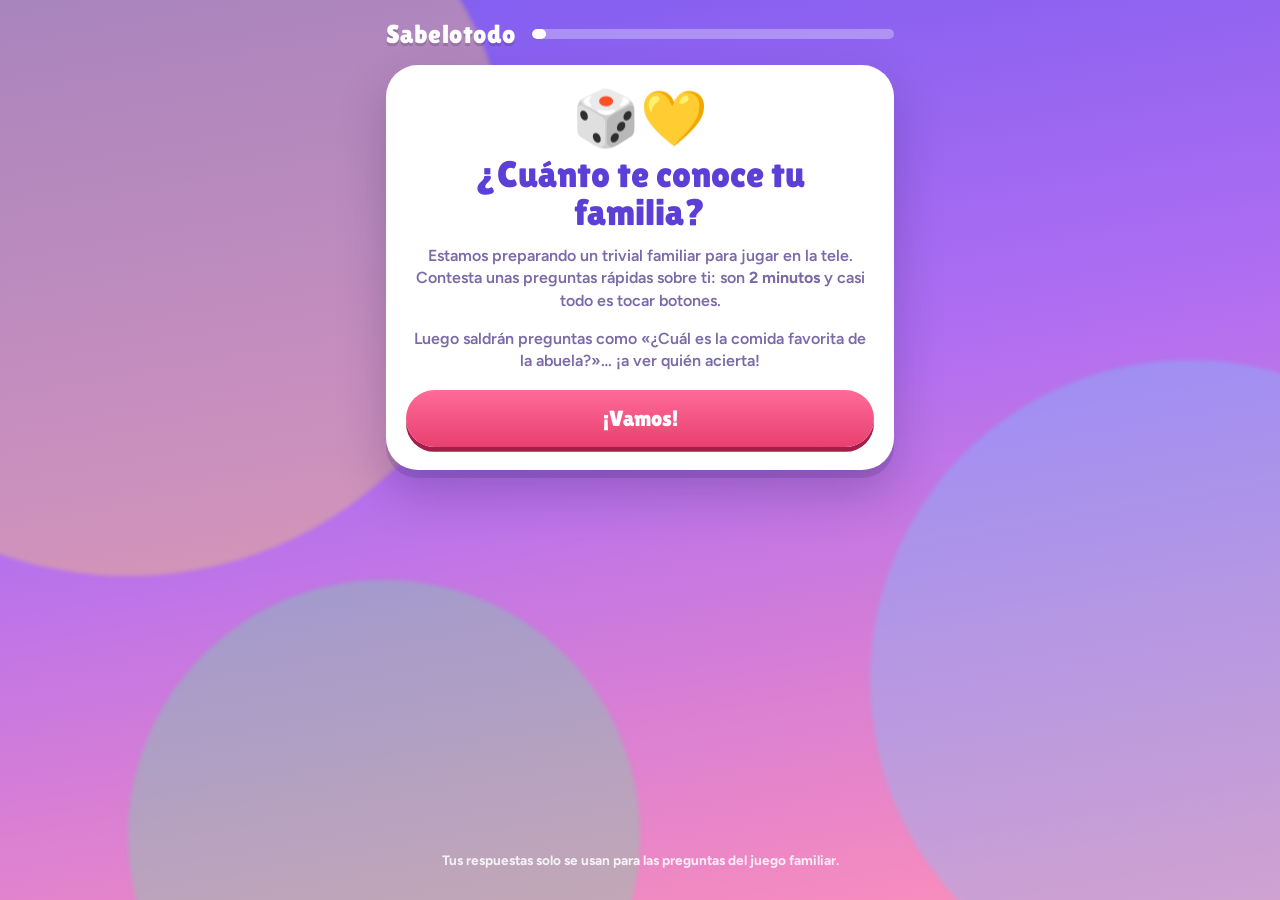
<file: sabelotodo/familia.html>
<!DOCTYPE html>
<html lang="es">
<head>
<meta charset="utf-8">
<meta name="viewport" content="width=device-width, initial-scale=1, viewport-fit=cover">
<meta name="theme-color" content="#7b5cf0">
<title>Sabelotodo · La encuesta de la familia</title>
<meta property="og:title" content="¿Cuánto te conoce tu familia? 💛">
<meta property="og:description" content="Contesta unas preguntas rápidas y saldrán en el Sabelotodo familiar.">
<link rel="preconnect" href="https://fonts.googleapis.com">
<link rel="preconnect" href="https://fonts.gstatic.com" crossorigin>
<link href="https://fonts.googleapis.com/css2?family=Figtree:wght@500;700;800;900&family=Lilita+One&display=swap" rel="stylesheet">
<style>
:root{--ink:#24164f;--violet:#5b3fd6;--soft:#7a6aa8;--accent:#ff5f8f;--disp:'Lilita One','Figtree',system-ui,sans-serif;--ui:'Figtree',system-ui,sans-serif}
*{box-sizing:border-box;margin:0;padding:0}
html,body{min-height:100%;font-family:var(--ui);color:var(--ink);-webkit-font-smoothing:antialiased}
body{background:linear-gradient(170deg,#7b5cf0 0%,#b06ef2 45%,#ff8fb8 100%);min-height:100vh;min-height:100dvh;overflow-x:hidden;padding:env(safe-area-inset-top) 0 env(safe-area-inset-bottom)}
.blob{position:fixed;border-radius:50%;filter:blur(2px);opacity:.35;animation:fl 9s ease-in-out infinite alternate;pointer-events:none}
.b1{width:60vw;height:60vw;background:#ffd25e;left:-20vw;top:-15vw}.b2{width:50vw;height:50vw;background:#76c7ff;right:-18vw;top:40vh;animation-delay:-3s}.b3{width:40vw;height:40vw;background:#6ee0a2;left:10vw;bottom:-15vw;animation-delay:-6s}
@keyframes fl{to{transform:translate(4vw,-3vh) scale(1.1)}}
.wrap{position:relative;max-width:34rem;margin:0 auto;padding:1.2rem 1.1rem 2rem;min-height:100vh;min-height:100dvh;display:flex;flex-direction:column}
.top{display:flex;align-items:center;justify-content:space-between;color:#fff;margin-bottom:1rem}
.brand{font-family:var(--disp);font-size:1.6rem;letter-spacing:.5px;text-shadow:0 3px 0 rgba(0,0,0,.15)}
.prog{flex:1;height:.6rem;border-radius:99rem;background:rgba(255,255,255,.3);margin-left:1rem;overflow:hidden}
.prog i{display:block;height:100%;width:0;background:#fff;border-radius:99rem;transition:width .4s cubic-bezier(.3,1.4,.5,1)}
.card{background:#fff;border-radius:2rem;padding:1.6rem 1.3rem 1.4rem;box-shadow:0 .5rem 0 rgba(36,22,79,.15),0 1.4rem 3rem rgba(36,22,79,.25);animation:in .45s cubic-bezier(.3,1.4,.5,1) both}
@keyframes in{from{opacity:0;transform:translateY(2rem) scale(.96)}}
.big{font-family:var(--disp);font-size:2.3rem;line-height:1.05;color:var(--violet)}
.q{font-weight:900;font-size:1.55rem;line-height:1.2;margin:.2rem 0 .3rem}
.sub{color:var(--soft);font-weight:600;font-size:1rem;line-height:1.4;margin-bottom:1rem}
.emoji{font-size:3.4rem;line-height:1;margin-bottom:.6rem}
.chips{display:flex;flex-wrap:wrap;gap:.5rem;margin:.6rem 0 .9rem}
.chip{border:0;background:#f1edff;color:var(--ink);font:inherit;font-weight:800;font-size:1.02rem;padding:.65rem 1rem;border-radius:99rem;cursor:pointer;transition:transform .15s,background .15s}
.chip:active{transform:scale(.95)}
.chip.on{background:var(--violet);color:#fff;box-shadow:0 .2rem 0 #3a26a0}
input[type=text],textarea{width:100%;border:2px solid #e6e0fa;border-radius:1.1rem;padding:.85rem 1rem;font:inherit;font-weight:700;font-size:1.05rem;color:var(--ink);outline:none;background:#fbfaff}
input[type=text]:focus,textarea:focus{border-color:var(--violet);background:#fff}
textarea{min-height:5.5rem;resize:none}
.row{display:flex;gap:.7rem;margin-top:1.1rem}
.btn{flex:1;border:0;border-radius:99rem;padding:1rem;font-family:var(--disp);font-size:1.35rem;color:#fff;background:linear-gradient(180deg,#ff6b9a,#e8406f);box-shadow:0 .3rem 0 #a51e4a;cursor:pointer}
.btn:disabled{opacity:.45}
.btn.ghost{flex:0 0 auto;padding:1rem 1.2rem;background:#f1edff;color:var(--soft);box-shadow:none;font-family:var(--ui);font-weight:800;font-size:1rem}
.avs{display:grid;grid-template-columns:repeat(6,1fr);gap:.45rem;margin:.7rem 0 .3rem}
.av{aspect-ratio:1;border:0;border-radius:1rem;background:#f1edff;font-size:1.7rem;cursor:pointer}
.av.on{background:var(--violet);box-shadow:0 0 0 3px #ffd25e}
.bin{display:grid;grid-template-columns:1fr 1fr;gap:.6rem;margin:.6rem 0}
.bin .lbl{grid-column:1/-1;font-weight:800;color:var(--soft);font-size:.95rem;margin-top:.4rem}
.bin button{border:0;border-radius:1.2rem;padding:.9rem .6rem;background:#f1edff;font:inherit;font-weight:900;font-size:1.05rem;color:var(--ink);cursor:pointer}
.bin button.on{background:var(--accent);color:#fff}
.tip{font-size:.9rem;color:var(--soft);font-weight:700;margin-top:.4rem}
.center{text-align:center}
.summary{display:flex;flex-direction:column;gap:.35rem;margin:1rem 0;text-align:left;font-size:.98rem}
.summary div{background:#f8f6ff;border-radius:.9rem;padding:.5rem .8rem}
.summary b{color:var(--violet)}
.err{color:#d6284c;font-weight:800;margin-top:.6rem}
.foot{color:rgba(255,255,255,.85);text-align:center;font-weight:700;font-size:.85rem;margin-top:auto;padding-top:1.2rem}
#confetti{position:fixed;inset:0;width:100%;height:100%;pointer-events:none;z-index:5}
</style>
</head>
<body>
<div class="blob b1"></div><div class="blob b2"></div><div class="blob b3"></div>
<canvas id="confetti"></canvas>
<div class="wrap">
  <div class="top"><span class="brand">Sabelotodo</span><span class="prog"><i id="bar"></i></span></div>
  <div id="app"></div>
  <p class="foot">Tus respuestas solo se usan para las preguntas del juego familiar.</p>
</div>
<script src="../config.js"></script>
<script>
const CFG=window.QV_CONFIG||{};
const FAMILY=(new URLSearchParams(location.search).get('f')||'familia').toLowerCase();
const AVS=['😀','😎','🤓','🥳','😇','🤠','👵','👴','👩','👨','👧','👦','🧔','👩‍🦰','👱‍♀️','🧑‍🍳','🐶','🐱','🦊','🐼','🐸','🦄','🌻','⚽'];
const STEPS=[
 {k:'comida',e:'🍽️',q:'¿Cuál es tu comida favorita?',opts:['Pulpo á feira','Tortilla de patatas','Pizza','Cocido','Croquetas','Sushi','Paella','Lacón con grelos','Empanada','Hamburguesa']},
 {k:'superpoder',e:'🦸',q:'Si pudieras tener un superpoder…',opts:['Volar','Teletransportarme','Ser invisible','Leer mentes','Parar el tiempo','Comer sin engordar']},
 {k:'viaje',e:'✈️',q:'¿Cuál sería tu viaje soñado?',opts:['Japón','Nueva York','Maldivas','Islandia','Australia','Una aldea tranquila']},
 {k:'miedo',e:'😱',q:'¿Qué es lo que más miedo te da?',opts:['Las arañas','Las alturas','Volar en avión','La oscuridad','Las serpientes','Hablar en público']},
 {k:'pequeno',e:'🧸',q:'De pequeño/a querías ser…',opts:['Futbolista','Astronauta','Médico/a','Profe','Cantante','Veterinario/a']},
 {k:'karaoke',e:'🎤',q:'¿Qué cantas en un karaoke?',opts:['Bisbal','Rocío Jurado','Queen','Camela','Rosalía','Mecano']},
 {k:'talento',e:'✨',q:'¿Cuál es tu talento oculto?',opts:['Cocinar','Bailar','Dormir en cualquier sitio','Imitar voces','Arreglar cosas','Ganar discusiones']},
 {k:'loteria',e:'💰',q:'Si te toca la lotería, lo primero que haces es…',opts:['Viajar','Comprar casa','Invitar a toda la familia','Dejar el trabajo','Comprar un coche','Guardarlo todo']},
 {k:'mania',e:'🙃',q:'Confiesa una manía tuya',opts:['Ordenarlo todo','Morderme las uñas','Hablar solo/a','Cantar en la ducha','Llegar tarde','Mirar el móvil sin parar'],tip:'En el juego saldrá como «¿De quién es esta manía?»'},
 {k:'apodo',e:'🏷️',q:'¿Tenías algún mote de pequeño/a?',opts:[],free:true,optional:true,tip:'Si no tenías, pulsa «Paso»'},
 {k:'secreto',e:'🤫',q:'Cuenta algo que poca gente sabe de ti',opts:[],free:true,long:true,optional:true,tip:'Algo curioso o divertido, nada comprometido. Saldrá como «¿De quién es este secreto?»'},
 {k:'_bin',e:'⚡',q:'Ronda rápida: elige uno de cada',bins:[['playa','Playa','Montaña','¿Playa o montaña?'],['dulce','Dulce','Salado','¿Dulce o salado?'],['dia','Madrugador/a','Dormilón/a','¿Madrugas o duermes?'],['mascota','Perros','Gatos','¿Perros o gatos?']]}
];
let D={nombre:'',avatar:'😀',datos:{}};try{const s=JSON.parse(localStorage.getItem('sbt_fam_'+FAMILY));if(s)D=s}catch(e){}
let i=-1;const app=document.getElementById('app'),bar=document.getElementById('bar');
const esc=s=>String(s).replace(/[&<>"]/g,c=>({'&':'&amp;','<':'&lt;','>':'&gt;','"':'&quot;'}[c]));
function keep(){try{localStorage.setItem('sbt_fam_'+FAMILY,JSON.stringify(D))}catch(e){}}
function total(){return STEPS.length+2}
function prog(){bar.style.width=Math.max(4,Math.min(100,((i+1)/total())*100))+'%'}
function go(n){i=n;prog();window.scrollTo({top:0,behavior:'smooth'});
  if(i===-1)return intro();if(i===0)return who();if(i<=STEPS.length)return step(STEPS[i-1]);return finish()}
function intro(){app.innerHTML=`<div class="card center"><div class="emoji">🎲💛</div><div class="big">¿Cuánto te conoce tu familia?</div>
  <p class="sub" style="margin-top:.8rem">Estamos preparando un trivial familiar para jugar en la tele. Contesta unas preguntas rápidas sobre ti: son <b>2 minutos</b> y casi todo es tocar botones.</p>
  <p class="sub">Luego saldrán preguntas como «¿Cuál es la comida favorita de ${D.nombre?esc(D.nombre):'la abuela'}?»… ¡a ver quién acierta!</p>
  <div class="row"><button class="btn" id="go">¡Vamos!</button></div></div>`;document.getElementById('go').onclick=()=>go(0)}
function who(){app.innerHTML=`<div class="card"><div class="emoji">👋</div><div class="q">¿Cómo te llaman en la familia?</div><p class="sub">Pon el nombre con el que todos te conocen: «Tía Carmen», «el abuelo», «Nacho»…</p>
  <input type="text" id="nm" maxlength="30" placeholder="Tu nombre" value="${esc(D.nombre)}" autocomplete="off">
  <div class="q" style="font-size:1.15rem;margin-top:1.1rem">Elige tu cara</div><div class="avs">${AVS.map(a=>`<button class="av ${a===D.avatar?'on':''}">${a}</button>`).join('')}</div>
  <div class="row"><button class="btn ghost" id="bk">Atrás</button><button class="btn" id="nx" ${D.nombre.trim()?'':'disabled'}>Siguiente</button></div></div>`;
  const nm=document.getElementById('nm'),nx=document.getElementById('nx');nm.oninput=()=>{D.nombre=nm.value;nx.disabled=!nm.value.trim();keep()};
  nm.onkeydown=e=>{if(e.key==='Enter'&&nm.value.trim())go(1)};
  app.querySelectorAll('.av').forEach(b=>b.onclick=()=>{D.avatar=b.textContent;app.querySelectorAll('.av').forEach(x=>x.classList.toggle('on',x===b));keep()});
  document.getElementById('bk').onclick=()=>go(-1);nx.onclick=()=>go(1)}
function step(s){
  if(s.bins){app.innerHTML=`<div class="card"><div class="emoji">${s.e}</div><div class="q">${s.q}</div><div class="bin">${s.bins.map(([k,a,b,l])=>`<span class="lbl">${l}</span><button data-k="${k}" class="${D.datos[k]===a?'on':''}">${a}</button><button data-k="${k}" class="${D.datos[k]===b?'on':''}">${b}</button>`).join('')}</div>
    <div class="row"><button class="btn ghost" id="bk">Atrás</button><button class="btn" id="nx">Terminar</button></div></div>`;
    app.querySelectorAll('.bin button').forEach(b=>b.onclick=()=>{D.datos[b.dataset.k]=b.textContent;app.querySelectorAll(`[data-k="${b.dataset.k}"]`).forEach(x=>x.classList.toggle('on',x===b));keep()});
    document.getElementById('bk').onclick=()=>go(i-1);document.getElementById('nx').onclick=()=>go(i+1);return}
  const v=D.datos[s.k]||'';const inOpts=s.opts.includes(v);
  app.innerHTML=`<div class="card"><div class="emoji">${s.e}</div><div class="q">${s.q}</div>${s.tip?`<p class="sub">${s.tip}</p>`:'<p class="sub">Toca una opción o escribe la tuya</p>'}
   ${s.opts.length?`<div class="chips">${s.opts.map(o=>`<button class="chip ${o===v?'on':''}">${esc(o)}</button>`).join('')}</div>`:''}
   ${s.long?`<textarea id="tx" maxlength="160" placeholder="Escribe aquí…">${esc(!inOpts?v:'')}</textarea>`:`<input type="text" id="tx" maxlength="50" placeholder="${s.opts.length?'Otra cosa…':'Escribe aquí…'}" value="${esc(!inOpts?v:'')}">`}
   <div class="row"><button class="btn ghost" id="bk">Atrás</button><button class="btn ghost" id="sk">Paso</button><button class="btn" id="nx" ${v?'':'disabled'}>Siguiente</button></div></div>`;
  const tx=document.getElementById('tx'),nx=document.getElementById('nx');
  app.querySelectorAll('.chip').forEach(b=>b.onclick=()=>{D.datos[s.k]=b.textContent;tx.value='';keep();app.querySelectorAll('.chip').forEach(x=>x.classList.toggle('on',x===b));nx.disabled=false;setTimeout(()=>go(i+1),260)});
  tx.oninput=()=>{const t=tx.value.trim();if(t){D.datos[s.k]=t;app.querySelectorAll('.chip').forEach(x=>x.classList.remove('on'))}else if(!s.opts.includes(D.datos[s.k]))delete D.datos[s.k];nx.disabled=!D.datos[s.k];keep()};
  tx.onkeydown=e=>{if(e.key==='Enter'&&!s.long&&D.datos[s.k])go(i+1)};
  document.getElementById('bk').onclick=()=>go(i-1);document.getElementById('sk').onclick=()=>{delete D.datos[s.k];keep();go(i+1)};nx.onclick=()=>go(i+1)}
async function finish(){
  app.innerHTML=`<div class="card center"><div class="emoji">⏳</div><div class="q">Guardando…</div></div>`;
  let ok=false,msg='';
  try{if(!CFG.supabaseUrl)throw new Error('sin configuración');
    const base=CFG.supabaseUrl.replace(/\/+$/,''),h={apikey:CFG.supabaseAnonKey,'Content-Type':'application/json'};if(CFG.supabaseAnonKey.startsWith('eyJ'))h.Authorization='Bearer '+CFG.supabaseAnonKey;
    const r=await fetch(`${base}/rest/v1/rpc/sbt_guardar`,{method:'POST',headers:h,body:JSON.stringify({p_familia:FAMILY,p_nombre:D.nombre.trim(),p_avatar:D.avatar,p_datos:D.datos})});
    if(!r.ok)throw new Error(await r.text());ok=true}catch(e){msg=String(e.message||e)}
  if(!ok){app.innerHTML=`<div class="card center"><div class="emoji">😬</div><div class="q">No se ha podido guardar</div><p class="sub">Tus respuestas siguen aquí. Prueba otra vez en un momento.</p><p class="err">${esc(msg).slice(0,140)}</p><div class="row"><button class="btn" id="re">Reintentar</button></div></div>`;document.getElementById('re').onclick=finish;return}
  const lab={comida:'Comida',superpoder:'Superpoder',viaje:'Viaje soñado',miedo:'Miedo',pequeno:'De peque',karaoke:'Karaoke',talento:'Talento',loteria:'Con la lotería',mania:'Manía',apodo:'Mote',secreto:'Secreto',playa:'',dulce:'',dia:'',mascota:''};
  const items=Object.entries(D.datos).filter(([k])=>lab[k]).map(([k,v])=>`<div><b>${lab[k]}:</b> ${esc(v)}</div>`).join('');
  app.innerHTML=`<div class="card center"><div class="emoji">${esc(D.avatar)}🎉</div><div class="big">¡Gracias, ${esc(D.nombre.trim())}!</div><p class="sub" style="margin-top:.6rem">Ya estás en el Sabelotodo. Ahora a ver quién de la familia te conoce de verdad…</p>
   <div class="summary">${items}</div><div class="row"><button class="btn ghost" id="ed" style="flex:1">Cambiar algo</button></div></div>`;
  document.getElementById('ed').onclick=()=>go(1);confetti();
}
function confetti(){const cv=document.getElementById('confetti'),cx=cv.getContext('2d');const d=Math.min(devicePixelRatio||1,2);cv.width=innerWidth*d;cv.height=innerHeight*d;
  const P=Array.from({length:160},()=>({x:Math.random()*cv.width,y:-Math.random()*cv.height*.5,vx:(Math.random()-.5)*3*d,vy:(Math.random()*3+2)*d,r:(Math.random()*7+5)*d,a:Math.random()*6,c:['#ff5f8f','#ffd25e','#6ee0a2','#76c7ff','#b596ff','#fff'][Math.random()*6|0]}));
  let t0=performance.now();(function f(t){cx.clearRect(0,0,cv.width,cv.height);P.forEach(p=>{p.x+=p.vx;p.y+=p.vy;p.a+=.1;cx.save();cx.translate(p.x,p.y);cx.rotate(p.a);cx.fillStyle=p.c;cx.fillRect(-p.r/2,-p.r/4,p.r,p.r/2);cx.restore()});if(t-t0<4500)requestAnimationFrame(f);else cx.clearRect(0,0,cv.width,cv.height)})(t0)}
go(-1);
</script>
</body>
</html>
</file>
<file: styles.css>
/* ¿Qué vemos? v5 — «Videoclub de los 90».
   Cajas VHS con etiqueta escrita a rotulador, estanterías, carnet de socio, botonera de vídeo
   y pantalla LED. Fondo claro con estampado Memphis. Columna de 560px y barra inferior tipo mando. */
:root{
  color-scheme: light;
  --bg:#f6f7fb;
  --paper:#ffffff;
  --ink:#17173d;
  --muted:#626283;
  --tape:#141418;
  --tape-2:#26262e;
  --mag:#ff2e88;  --mag-s:#ffe1ee;
  --teal:#00bfb3; --teal-s:#d3f6f3;
  --sun:#ffd60a;  --sun-s:#fff6c2;
  --vio:#6c4cff;  --vio-s:#e8e2ff;
  --ora:#ff7a1a;
  --led:#7dff9a;
  --wood:#c98b4e; --wood-d:#8f5a2b;
  --sign:"Bungee", "Arial Black", Impact, sans-serif;
  --body:"Archivo", system-ui, -apple-system, "Segoe UI", Roboto, sans-serif;
  --lcd:"VT323", ui-monospace, "Courier New", monospace;
  --marker:"Permanent Marker", "Comic Sans MS", cursive;
  --r:14px;
  --tab:70px;
}
*{box-sizing:border-box;-webkit-tap-highlight-color:transparent}
html,body{margin:0;background:var(--bg);color:var(--ink);font-family:var(--body);font-size:16px;line-height:1.45;-webkit-font-smoothing:antialiased}
body{min-height:100dvh;
  background-color:var(--bg);
  background-image:url("data:image/svg+xml,%3Csvg xmlns='http://www.w3.org/2000/svg' width='220' height='220' viewBox='0 0 220 220'%3E%3Cg fill='none' stroke-width='3' stroke-linecap='round' opacity='.22'%3E%3Cpath d='M20 40 q10 -14 20 0 t20 0 t20 0' stroke='%23ff2e88'/%3E%3Cpath d='M150 30 l18 30 h-36z' stroke='%2300bfb3'/%3E%3Ccircle cx='180' cy='150' r='12' stroke='%236c4cff'/%3E%3Cpath d='M40 170 l14 -14 l14 14 l14 -14 l14 14' stroke='%23ffb300'/%3E%3Cpath d='M110 110 l10 10 M120 110 l-10 10' stroke='%2317173d'/%3E%3C/g%3E%3Cg opacity='.22'%3E%3Ccircle cx='95' cy='60' r='4' fill='%2317173d'/%3E%3Ccircle cx='60' cy='120' r='5' fill='%23ff2e88'/%3E%3Ccircle cx='200' cy='95' r='4' fill='%2300bfb3'/%3E%3Crect x='140' y='185' width='16' height='16' fill='%23ffd60a' transform='rotate(20 148 193)'/%3E%3C/g%3E%3C/svg%3E");
  background-size:220px 220px}
button{font:inherit;color:inherit}
img{max-width:100%;display:block}
svg{fill:currentColor}
[hidden]{display:none!important}
:focus-visible{outline:3px solid var(--mag);outline-offset:2px}
h1,h2,h3{margin:0;text-wrap:balance}
.emo{font-family:"Apple Color Emoji","Segoe UI Emoji","Noto Color Emoji",sans-serif;font-style:normal;line-height:1}
.lcd{font-family:var(--lcd);letter-spacing:.04em}
.marker{font-family:var(--marker);font-weight:400}

/* ---------- Letrero ---------- */
.sign{font-family:var(--sign);font-weight:400;letter-spacing:.01em;line-height:.95}
.sign-box{display:inline-block;background:var(--ink);color:var(--sun);padding:6px 12px 5px;border-radius:8px;box-shadow:0 0 0 3px var(--paper),0 0 0 6px var(--mag)}
.mark{display:inline-grid;grid-template-columns:repeat(3,auto);gap:3px;align-items:end}
.mark i{display:block;width:9px;height:22px;border-radius:2px;background:var(--tape);box-shadow:inset 0 3px 0 var(--mag)}
.mark i:nth-child(2){height:26px;box-shadow:inset 0 3px 0 var(--sun)}
.mark i:nth-child(3){box-shadow:inset 0 3px 0 var(--teal)}

/* ---------- Pegatinas y etiquetas ---------- */
.tag-price{display:inline-grid;place-items:center;text-align:center;font-family:var(--sign);font-size:11px;line-height:1.05;color:var(--ink);background:var(--sun);border-radius:50%;width:70px;height:70px;padding:8px;transform:rotate(12deg);box-shadow:0 3px 0 rgba(0,0,0,.25)}
.tag-price.mag{background:var(--mag);color:#fff}
.tag-price.teal{background:var(--teal);color:#fff}
.tag-price.vio{background:var(--vio);color:#fff}
.tag-price.ora{background:var(--ora);color:#fff}
.strip{display:inline-flex;align-items:center;gap:6px;font-family:var(--sign);font-size:12px;padding:5px 10px 4px;background:var(--mag);color:#fff;border-radius:4px;transform:rotate(-3deg)}
.strip.sun{background:var(--sun);color:var(--ink)}
.strip.teal{background:var(--teal)}
.strip.ink{background:var(--ink);color:var(--sun)}

/* ---------- Entrada: carnet de socio ---------- */
.login{min-height:100dvh;display:grid;place-items:center;
  padding:max(28px,env(safe-area-inset-top)) max(20px,env(safe-area-inset-right)) max(28px,env(safe-area-inset-bottom)) max(20px,env(safe-area-inset-left))}
.login-in{width:100%;max-width:420px;display:flex;flex-direction:column;align-items:center;gap:16px;text-align:center}
.login-title{font-family:var(--sign);font-weight:400;font-size:46px;line-height:.95}
.login-title .sign-box{font-size:16px;margin-bottom:12px;letter-spacing:.12em}
.login-title b{display:block;font-weight:400;color:var(--ink);text-shadow:3px 3px 0 var(--mag),6px 6px 0 var(--teal)}
.login-sub{margin:0;color:var(--muted);font-weight:600}
.who{display:flex;flex-direction:column;gap:12px;width:100%}
.card-socio{display:grid;grid-template-columns:62px minmax(0,1fr) auto;gap:14px;align-items:center;border:0;text-align:left;background:var(--paper);border-radius:16px;padding:12px 14px;cursor:pointer;position:relative;overflow:hidden;
  box-shadow:0 1px 0 rgba(0,0,0,.08),0 10px 24px -14px rgba(23,23,61,.5);transition:transform .15s}
.card-socio::before{content:"";position:absolute;left:0;top:0;bottom:0;width:8px;background:var(--c)}
.card-socio:active{transform:scale(.98)}
.card-socio[aria-pressed="true"]{outline:3px solid var(--c)}
.card-socio .who-n{font-family:var(--sign);font-size:20px;line-height:1}
.card-socio .who-s{font-family:var(--lcd);font-size:17px;color:var(--muted);margin-top:2px}
.barcode{width:54px;height:34px;background:repeating-linear-gradient(90deg,var(--ink) 0 2px,transparent 2px 4px,var(--ink) 4px 5px,transparent 5px 8px,var(--ink) 8px 11px,transparent 11px 13px)}
.avatar{width:58px;height:58px;border-radius:12px;display:grid;place-items:center;background:var(--c);color:#fff;font-family:var(--sign);font-size:26px;flex:none}
.avatar.xs{width:24px;height:24px;font-size:12px;border-radius:7px;box-shadow:0 0 0 2px var(--paper)}
.avatar.sm{width:36px;height:36px;font-size:16px;border-radius:9px}
.pinbox{display:flex;flex-direction:column;align-items:center;gap:12px;width:100%}
.lcd-screen{background:var(--tape);color:var(--led);font-family:var(--lcd);font-size:34px;letter-spacing:.3em;padding:6px 18px 4px;border-radius:10px;box-shadow:inset 0 0 0 3px #333,inset 0 0 18px rgba(125,255,154,.18);min-width:200px;text-shadow:0 0 8px rgba(125,255,154,.6)}
.pindots{display:flex;gap:14px;justify-content:center}
.pindots i{width:14px;height:14px;border-radius:50%;border:2px solid var(--led);display:block}
.pindots i.on{background:var(--led);box-shadow:0 0 8px var(--led)}
.pin-err{min-height:1.3em;margin:0;color:var(--mag);font-weight:700;font-size:14px}
.keypad{display:grid;grid-template-columns:repeat(3,74px);gap:10px}
.keypad button{height:58px;border-radius:12px;border:0;background:var(--tape-2);color:#fff;font-family:var(--lcd);font-size:30px;cursor:pointer;box-shadow:0 4px 0 #000}
.keypad button:active{transform:translateY(3px);box-shadow:0 1px 0 #000}
.keypad .ghost{background:none;box-shadow:none;color:var(--muted);font-size:22px}

/* ---------- Marco ---------- */
.top{position:sticky;top:0;z-index:20;display:flex;justify-content:space-between;align-items:center;
  padding:calc(8px + env(safe-area-inset-top)) max(16px,env(safe-area-inset-right)) 8px max(16px,env(safe-area-inset-left));
  background:color-mix(in srgb,var(--bg) 85%,transparent);backdrop-filter:blur(10px);-webkit-backdrop-filter:blur(10px)}
.brand{display:flex;align-items:center;gap:10px}
.brand .sign-box{font-family:var(--sign);font-size:15px;padding:5px 9px 4px;box-shadow:0 0 0 2px var(--paper),0 0 0 4px var(--mag)}
.top-r{display:flex;align-items:center;gap:8px}
.icon-btn{position:relative;width:40px;height:40px;border-radius:12px;border:0;background:var(--paper);display:grid;place-items:center;cursor:pointer;box-shadow:0 1px 0 rgba(0,0,0,.08),0 6px 14px -10px rgba(23,23,61,.6)}
.icon-btn svg{width:20px;height:20px}
.icon-btn .dotn{position:absolute;top:-5px;right:-5px;min-width:19px;height:19px;padding:0 4px;border-radius:10px;background:var(--mag);color:#fff;font-size:11px;font-weight:800;display:grid;place-items:center}
.me{border:0;background:none;padding:0;cursor:pointer}
main{max-width:560px;margin:0 auto;padding:4px max(16px,env(safe-area-inset-right)) calc(var(--tab) + 46px + env(safe-area-inset-bottom)) max(16px,env(safe-area-inset-left))}
.view{display:flex;flex-direction:column;gap:18px}
/* Barra inferior: mando a distancia */
.tabbar{position:fixed;left:50%;transform:translateX(-50%);bottom:calc(10px + env(safe-area-inset-bottom));z-index:30;
  width:min(440px,calc(100% - 24px));height:var(--tab);display:flex;justify-content:space-around;align-items:center;padding:0 8px;
  background:linear-gradient(180deg,#2c2c36,#141418);border-radius:22px;box-shadow:0 14px 30px -12px rgba(0,0,0,.6),inset 0 1px 0 rgba(255,255,255,.12)}
.tabbar button{position:relative;flex:1;border:0;background:none;display:flex;flex-direction:column;align-items:center;gap:2px;padding:6px 0;font-family:var(--lcd);font-size:15px;letter-spacing:.05em;color:#8d8da3;cursor:pointer;text-transform:uppercase}
.tabbar svg{width:22px;height:22px}
.tabbar button[aria-current="page"]{color:var(--led);text-shadow:0 0 8px rgba(125,255,154,.6)}
.tabbar button[aria-current="page"] svg{filter:drop-shadow(0 0 6px rgba(125,255,154,.6))}
.badge{position:absolute;top:0;left:calc(50% + 6px);min-width:18px;height:18px;padding:0 5px;border-radius:9px;background:var(--mag);color:#fff;font-family:var(--body);font-size:11px;font-weight:800;display:grid;place-items:center}

/* ---------- Comunes ---------- */
.head{display:flex;align-items:flex-end;justify-content:space-between;gap:12px;padding-top:4px}
.head h1{font-family:var(--sign);font-weight:400;font-size:32px;line-height:1;letter-spacing:.005em}
.head h1 span.hl{color:var(--mag)}
.head p{margin:8px 0 0;color:var(--muted);font-size:14.5px}
.sec{display:flex;align-items:center;justify-content:space-between;gap:10px;margin-bottom:-4px}
.sec h2{font-family:var(--sign);font-weight:400;font-size:18px}
.sec small{font-family:var(--lcd);font-size:16px;color:var(--muted)}
.chips{display:flex;gap:8px;overflow-x:auto;scrollbar-width:none;margin:0 -16px;padding:2px 16px 4px}
.chips::-webkit-scrollbar{display:none}
.chips.wrap{flex-wrap:wrap;overflow:visible;margin:0;padding:0}
.chip{flex:none;border:0;background:var(--paper);border-radius:999px;padding:8px 13px;font-weight:700;font-size:14px;cursor:pointer;display:inline-flex;align-items:center;gap:6px;white-space:nowrap;box-shadow:0 1px 0 rgba(0,0,0,.08),0 4px 10px -8px rgba(23,23,61,.6)}
.chip[aria-pressed="true"]{background:var(--ink);color:var(--sun)}
.chip .dot{width:9px;height:9px;border-radius:50%;flex:none}
.chip img{width:18px;height:18px;border-radius:5px}
.btn{border:0;border-radius:12px;padding:12px 16px;font-weight:800;font-size:15px;cursor:pointer;display:inline-flex;align-items:center;justify-content:center;gap:8px;background:var(--paper);color:var(--ink);box-shadow:0 1px 0 rgba(0,0,0,.08),0 6px 14px -10px rgba(23,23,61,.6);transition:transform .1s}
.btn:active{transform:scale(.97)}
.btn svg{width:20px;height:20px}
.btn.dark{background:var(--ink);color:var(--sun)}
.btn.accent,.btn.mag{background:var(--mag);color:#fff}
.btn.blue,.btn.vio{background:var(--vio);color:#fff}
.btn.sun{background:var(--sun);color:var(--ink)}
.btn.teal{background:var(--teal);color:#fff}
.btn.on-yes{background:var(--teal);color:#fff}
.btn.on-blue{background:var(--vio);color:#fff}
.btn.on-dark{background:var(--ink);color:#fff}
.note{font-size:13.5px;color:var(--muted);margin:0}
.foot{font-size:11.5px;color:var(--muted);margin:6px 0 0;text-align:center}

/* ---------- Carátula VHS (miniatura) ---------- */
.poster{position:relative;width:100%;aspect-ratio:2/3;border-radius:6px 6px 4px 4px;overflow:hidden;background:linear-gradient(160deg,var(--a,#6c4cff),var(--b,#17173d));
  box-shadow:inset 0 0 0 4px var(--tape),0 2px 0 rgba(0,0,0,.25),0 10px 18px -12px rgba(0,0,0,.7)}
.poster img{position:absolute;inset:4px;width:calc(100% - 8px);height:calc(100% - 8px);object-fit:cover;border-radius:2px}
.poster::after{content:"";position:absolute;inset:4px;background:linear-gradient(115deg,rgba(255,255,255,.22) 0%,transparent 35%);pointer-events:none;border-radius:2px}
.poster .ph{position:absolute;inset:4px;display:flex;align-items:flex-end;padding:10px;color:#fff;font-family:var(--marker);font-size:17px;line-height:1.1;text-shadow:0 1px 4px rgba(0,0,0,.4)}
.poster .flag{position:absolute;right:8px;top:8px;z-index:1;font-family:var(--sign);font-size:10px;padding:3px 6px 2px;border-radius:4px;transform:rotate(6deg)}
.flag.seen{background:var(--teal);color:#fff}
.flag.saved{background:var(--sun);color:var(--ink)}
.flag svg{display:none}
.rail{display:flex;gap:14px;overflow-x:auto;scroll-snap-type:x mandatory;scrollbar-width:none;margin:0 -16px;padding:4px 16px 8px}
.rail::-webkit-scrollbar{display:none}
.tile{flex:none;width:122px;scroll-snap-align:start;border:0;background:none;padding:0;text-align:left;cursor:pointer;display:flex;flex-direction:column;gap:7px}
.tile:active .poster{transform:translateY(2px)}
.tile .t{font-weight:800;font-size:13.5px;line-height:1.2;display:-webkit-box;-webkit-line-clamp:2;-webkit-box-orient:vertical;overflow:hidden}
.tile .s{font-size:12px;color:var(--muted);margin-top:-4px}
/* Estantería */
.shelf{display:grid;grid-template-columns:repeat(3,minmax(0,1fr));gap:18px 12px;position:relative}
.grid{display:grid;grid-template-columns:repeat(3,minmax(0,1fr));gap:16px 12px}
.grid .tile,.shelf .tile{width:auto}
.shelf .tile{position:relative;padding-bottom:12px}
.shelf .tile::after{content:"";position:absolute;left:-8px;right:-8px;bottom:0;height:10px;background:linear-gradient(var(--wood),var(--wood-d));border-radius:2px;box-shadow:0 6px 10px -6px rgba(0,0,0,.5)}
.shelf .tile .t,.shelf .tile .s{order:3}
.tile.ranked{width:auto;flex-direction:row;align-items:flex-end}
.bignum{font-family:var(--sign);font-size:92px;line-height:.78;color:var(--paper);-webkit-text-stroke:3px var(--ink);text-shadow:5px 5px 0 var(--mag);margin-right:-14px;padding-bottom:30px;position:relative;z-index:0}
.rk{width:108px;display:flex;flex-direction:column;gap:7px;position:relative;z-index:1}
.rk .t{min-height:2.4em}

/* ---------- Descubrir ---------- */
.duo{display:grid;grid-template-columns:1fr 1fr;gap:12px}
.ask{position:relative;display:flex;flex-direction:column;align-items:flex-start;gap:4px;border:0;text-align:left;cursor:pointer;border-radius:16px;padding:12px 12px 14px;color:#fff;overflow:hidden;box-shadow:0 10px 22px -14px rgba(23,23,61,.8)}
.ask::after{content:"";position:absolute;right:-18px;bottom:-18px;width:70px;height:70px;border-radius:50%;background:rgba(255,255,255,.14)}
.ask.ai{background:linear-gradient(135deg,var(--vio),#3d2bb8)}
.ask.night{background:linear-gradient(135deg,var(--mag),#c4126a)}
.ask .emo{font-size:28px}
.ask b{font-family:var(--sign);font-weight:400;font-size:15px;line-height:1.05}
.ask span{font-size:12.5px;opacity:.9;line-height:1.3}
.searchbar{display:flex;align-items:center;gap:10px;width:100%;border:0;background:var(--paper);border-radius:12px;padding:12px 14px;color:var(--muted);font-size:14.5px;text-align:left;cursor:pointer;box-shadow:0 1px 0 rgba(0,0,0,.08),0 6px 14px -10px rgba(23,23,61,.6)}
.searchbar svg{width:18px;height:18px;flex:none;color:var(--ink)}
.deck-wrap{display:flex;flex-direction:column;gap:14px;align-items:center}
.deck{position:relative;height:clamp(330px,calc(100dvh - 450px),560px);aspect-ratio:2/3.15;max-width:100%;margin:2px auto 0}
/* Caja VHS grande */
.card{position:absolute;inset:0;border-radius:10px;background:var(--tape);padding:10px 10px 0;box-shadow:0 2px 0 #000,0 22px 40px -18px rgba(0,0,0,.75);touch-action:pan-y;user-select:none;-webkit-user-select:none;cursor:grab;will-change:transform;display:flex;flex-direction:column;overflow:hidden}
.card::before{content:"";position:absolute;left:0;top:0;bottom:0;width:10px;background:repeating-linear-gradient(180deg,var(--mag) 0 18px,var(--sun) 18px 36px,var(--teal) 36px 54px);opacity:.9}
.card.behind{transform:rotate(3deg) translate(8px,6px);filter:brightness(.85);pointer-events:none}
.card.behind2{transform:rotate(-4deg) translate(-8px,10px);filter:brightness(.7);pointer-events:none}
.vhs-top{display:flex;justify-content:space-between;align-items:center;padding:0 2px 8px 10px;color:#fff;font-family:var(--lcd);font-size:17px;letter-spacing:.08em}
.vhs-top b{font-family:var(--sign);font-weight:400;font-size:14px;letter-spacing:.06em;background:linear-gradient(90deg,var(--mag),var(--sun),var(--teal));-webkit-background-clip:text;background-clip:text;color:transparent}
.card .cover{position:relative;flex:1;margin-left:6px;border-radius:4px;overflow:hidden;background:#000}
.card .cover .poster{position:absolute;inset:0;border-radius:0;aspect-ratio:auto;height:100%;box-shadow:none}
.card .cover .poster img{inset:0;width:100%;height:100%;border-radius:0}
.card .cover .poster .ph{inset:0;font-size:34px;padding:22px 18px 80px}
.vhs-label{position:relative;margin:8px -2px 10px 6px;background:var(--paper);border-radius:3px;padding:8px 12px 7px;transform:rotate(-1deg);box-shadow:0 2px 0 rgba(0,0,0,.35);
  background-image:repeating-linear-gradient(180deg,transparent 0 21px,rgba(108,76,255,.18) 21px 22px)}
.vhs-label h3{font-family:var(--marker);font-weight:400;font-size:23px;line-height:1.1;color:var(--ink);overflow:hidden;display:-webkit-box;-webkit-line-clamp:2;-webkit-box-orient:vertical}
.card-meta{display:flex;flex-wrap:wrap;gap:8px;align-items:center;font-family:var(--lcd);font-size:17px;color:var(--muted);margin-top:2px}
.card-meta .rate{color:var(--ora)}
.card-meta .rate svg{width:12px;height:12px;vertical-align:-1px}
.provs-mini{display:flex;gap:4px;margin-left:auto}
.provs-mini img{width:22px;height:22px;border-radius:6px}
.card .why-tag{position:absolute;right:-6px;top:30px;z-index:2;max-width:110px;width:auto;height:auto;min-width:86px;min-height:86px;font-size:10.5px;padding:12px}
.card .stamp{position:absolute;top:42%;left:50%;z-index:3;font-family:var(--sign);font-size:26px;padding:8px 14px 6px;border:4px solid currentColor;border-radius:10px;background:rgba(255,255,255,.92);opacity:0;transform:translate(-50%,-50%) rotate(-10deg);pointer-events:none;transition:opacity .08s;white-space:nowrap}
.stamp.yes{color:var(--teal)}
.stamp.no{color:var(--mag)}
.stamp.all{color:var(--vio)}
.card-tap{position:absolute;right:10px;bottom:76px;z-index:2;width:38px;height:38px;border-radius:50%;border:0;background:rgba(255,255,255,.95);color:var(--ink);display:grid;place-items:center;cursor:pointer;box-shadow:0 4px 10px -4px rgba(0,0,0,.6)}
.card-tap svg{width:20px;height:20px}
/* Botonera de vídeo */
.vcr{width:100%;max-width:370px;background:linear-gradient(180deg,#2c2c36,#141418);border-radius:18px;padding:10px 10px 8px;box-shadow:0 14px 26px -14px rgba(0,0,0,.7),inset 0 1px 0 rgba(255,255,255,.12)}
.vcr-screen{display:flex;justify-content:space-between;align-items:center;background:#0b0f0c;border-radius:8px;padding:3px 10px 1px;margin-bottom:8px;font-family:var(--lcd);font-size:18px;color:var(--led);text-shadow:0 0 6px rgba(125,255,154,.6);box-shadow:inset 0 0 10px rgba(125,255,154,.12)}
.actions{display:grid;grid-template-columns:.8fr 1fr 1fr 1.3fr;gap:6px}
.act{display:flex;flex-direction:column;align-items:center;justify-content:center;gap:2px;border:0;border-radius:10px;padding:8px 2px 6px;cursor:pointer;font-family:var(--lcd);font-size:14.5px;letter-spacing:.04em;text-transform:uppercase;color:#d6d6e6;background:#33333f;box-shadow:0 4px 0 #000,inset 0 1px 0 rgba(255,255,255,.1);transition:transform .08s,box-shadow .08s}
.act:active{transform:translateY(3px);box-shadow:0 1px 0 #000}
.act .emo{font-size:22px}
.act.no{background:#3a2430;color:#ff8fbf}
.act.yes{background:var(--teal);color:#062b28}
.act.all{background:#2d2650;color:#b9a8ff}
.act.seen{background:#20352f;color:#8ff0d4}
.act[disabled]{opacity:.4}
.deck-empty{position:absolute;inset:0;border-radius:10px;background:var(--tape);color:#fff;display:flex;flex-direction:column;align-items:center;justify-content:center;gap:10px;text-align:center;padding:24px;box-shadow:0 22px 40px -18px rgba(0,0,0,.75)}
.deck-empty b{font-family:var(--sign);font-weight:400;font-size:20px;color:var(--sun)}
.deck-empty .note{color:#b7b7cc}
.deck-empty .emo{font-size:44px}
.noise{background:repeating-linear-gradient(0deg,#1d1d24 0 2px,#15151a 2px 4px)}
@media (prefers-reduced-motion:no-preference){
  .noise{animation:noise .25s steps(2) infinite}@keyframes noise{50%{background-position:0 3px}}
  .card.enter{animation:slide-in .35s cubic-bezier(.3,1.4,.5,1)}@keyframes slide-in{from{transform:translateY(16px) scale(.96)}}
}

/* ---------- Top: lo más alquilado ---------- */
.feature{position:relative;display:block;width:100%;border:0;padding:0;border-radius:14px;overflow:hidden;text-align:left;cursor:pointer;aspect-ratio:16/11;max-height:310px;color:#fff;background:linear-gradient(140deg,var(--mag),var(--vio));box-shadow:0 0 0 5px var(--tape),0 22px 40px -18px rgba(0,0,0,.7)}
.feature-bg{position:absolute;inset:0;background-size:cover;background-position:center}
.feature::after{content:"";position:absolute;inset:0;background:linear-gradient(to top,rgba(10,8,25,.92),rgba(10,8,25,.2) 60%,transparent)}
.feature-in{position:absolute;z-index:1;left:0;right:0;bottom:0;padding:16px 18px 18px;display:flex;flex-direction:column;gap:6px}
.feature .tag-price{position:absolute;z-index:2;right:14px;top:14px}
.feature b{font-family:var(--marker);font-weight:400;font-size:28px;line-height:1.05}
.feature-syn{font-size:13.5px;opacity:.9;display:-webkit-box;-webkit-line-clamp:2;-webkit-box-orient:vertical;overflow:hidden}
.marquee{display:flex;gap:6px;justify-content:center}
.marquee i{width:8px;height:8px;border-radius:50%;background:var(--sun);box-shadow:0 0 8px var(--sun)}
@media (prefers-reduced-motion:no-preference){.marquee i:nth-child(odd){animation:blink 1s infinite}.marquee i:nth-child(even){animation:blink 1s .5s infinite}@keyframes blink{50%{opacity:.25;box-shadow:none}}}

/* ---------- Listas ---------- */
.seg{display:grid;grid-template-columns:1fr 1fr;background:var(--tape);border-radius:12px;padding:4px}
.seg button{border:0;background:none;border-radius:9px;padding:9px;font-family:var(--lcd);font-size:17px;letter-spacing:.04em;cursor:pointer;color:#9a9ab0;text-transform:uppercase}
.seg button[aria-pressed="true"]{background:#2e2e3a;color:var(--led);text-shadow:0 0 6px rgba(125,255,154,.6)}
.rows{display:flex;flex-direction:column;gap:14px}
.row{display:grid;grid-template-columns:76px minmax(0,1fr);gap:14px;align-items:start;background:var(--paper);border-radius:14px;padding:10px;border:0;text-align:left;cursor:pointer;width:100%;box-shadow:0 1px 0 rgba(0,0,0,.08),0 10px 20px -14px rgba(23,23,61,.6)}
.row h3{font-family:var(--marker);font-weight:400;font-size:19px;line-height:1.1}
.row .meta{font-family:var(--lcd);font-size:16px;color:var(--muted);margin-top:2px}
.row .who-wants{display:flex;align-items:center;flex-wrap:wrap;gap:8px;margin-top:8px;font-size:12.5px;color:var(--muted);font-weight:700}
.stack{display:flex}
.stack .avatar+.avatar{margin-left:-6px}
.bubble-last{margin-top:8px;font-size:13.5px;background:var(--sun-s);border-radius:4px 12px 12px 12px;padding:6px 10px;display:-webkit-box;-webkit-line-clamp:2;-webkit-box-orient:vertical;overflow:hidden}
.ccount{display:inline-flex;align-items:center;gap:4px}
.ccount svg{width:15px;height:15px}
.empty{background:var(--paper);border-radius:16px;padding:26px 20px;text-align:center;display:flex;flex-direction:column;gap:8px;align-items:center;box-shadow:0 1px 0 rgba(0,0,0,.08),0 10px 20px -14px rgba(23,23,61,.6);border:2px dashed #d6d6e6}
.empty .emo{font-size:46px;margin-bottom:4px}
.empty b{font-family:var(--sign);font-weight:400;font-size:18px}
.empty p{margin:0;color:var(--muted);max-width:32ch;font-size:14.5px}
.empty .btn{margin-top:8px}

/* ---------- Hoja: contraportada de la caja ---------- */
.scrim{position:fixed;inset:0;z-index:40;background:rgba(15,12,35,.55)}
.sheet{position:fixed;left:0;right:0;bottom:0;z-index:50;max-height:94dvh;overflow-y:auto;overscroll-behavior:contain;background:var(--bg);border-radius:24px 24px 0 0;
  padding-bottom:calc(24px + env(safe-area-inset-bottom));max-width:620px;margin:0 auto;box-shadow:0 -20px 50px -20px rgba(0,0,0,.6)}
@media (prefers-reduced-motion:no-preference){.sheet{animation:up .28s cubic-bezier(.2,.9,.3,1)}@keyframes up{from{transform:translateY(35%)}}}
.grab{width:44px;height:5px;border-radius:3px;background:rgba(23,23,61,.22);margin:10px auto 0;position:relative;z-index:3}
.sheet-close{position:absolute;right:14px;top:14px;width:38px;height:38px;border-radius:12px;border:0;background:rgba(255,255,255,.95);cursor:pointer;z-index:3;display:grid;place-items:center;box-shadow:0 4px 10px -4px rgba(0,0,0,.5)}
.sheet-close svg{width:18px;height:18px}
.sheet-body{display:flex;flex-direction:column;gap:16px;padding:12px max(18px,env(safe-area-inset-right)) 0 max(18px,env(safe-area-inset-left))}
.hero{margin:-27px -18px 0;height:210px;background:var(--tape) center/cover no-repeat;position:relative}
.hero::after{content:"";position:absolute;inset:0;background:linear-gradient(to bottom,transparent 40%,var(--bg))}
.dhead{display:grid;grid-template-columns:100px minmax(0,1fr);gap:14px;align-items:end;margin-top:-84px;position:relative;z-index:1}
.dhead.noimg{margin-top:12px}
.dhead h2{font-family:var(--marker);font-weight:400;font-size:27px;line-height:1.05}
.dhead .meta{font-family:var(--lcd);font-size:17px;color:var(--muted);margin-top:4px}
.tags{display:flex;gap:6px;flex-wrap:wrap}
.tag{font-size:12px;font-weight:700;background:var(--paper);border-radius:999px;padding:4px 10px;box-shadow:0 1px 0 rgba(0,0,0,.08)}
.overview{margin:0;font-size:15px}
.dacts{display:grid;grid-template-columns:repeat(3,minmax(0,1fr));gap:8px}
.dacts .btn{flex-direction:column;gap:3px;padding:10px 6px;font-size:13px}
.dacts .btn .emo{font-size:22px}
.box{background:var(--paper);border-radius:14px;padding:14px;display:flex;flex-direction:column;gap:10px;box-shadow:0 1px 0 rgba(0,0,0,.08),0 8px 18px -14px rgba(23,23,61,.6)}
.box h4{margin:0;font-family:var(--lcd);font-size:17px;font-weight:400;letter-spacing:.06em;text-transform:uppercase;color:var(--muted)}
.provs{display:flex;gap:8px;flex-wrap:wrap}
.prov{display:flex;align-items:center;gap:8px;border-radius:10px;padding:4px 10px 4px 4px;background:#eef0f6;font-weight:700;font-size:13.5px}
.prov img{width:28px;height:28px;border-radius:8px}
.prov.own{background:var(--teal-s);box-shadow:inset 0 0 0 2px var(--teal)}
.links{display:flex;gap:16px;flex-wrap:wrap;font-size:14px;font-weight:800}
.links a{color:var(--vio);text-decoration:none}
.wants{display:flex;align-items:center;gap:10px;font-size:14px;font-weight:600}
.cmt{display:grid;grid-template-columns:36px minmax(0,1fr);gap:10px}
.cmt .bub{background:#eef0f6;border-radius:4px 14px 14px 14px;padding:7px 11px}
.cmt.mine .bub{background:var(--sun-s)}
.cmt .bub b{font-size:13px}
.cmt .bub time{font-family:var(--lcd);font-size:15px;color:var(--muted);margin-left:6px}
.cmt .bub p{margin:2px 0 0;font-size:14.5px;white-space:pre-wrap;overflow-wrap:anywhere}
.cmt .del{border:0;background:none;color:var(--muted);font-size:12px;cursor:pointer;padding:2px 0 0;text-decoration:underline}
.cbox{display:flex;gap:8px;align-items:flex-end}
.cbox textarea,.field{flex:1;min-width:0;font:inherit;font-size:16px;border:2px solid #dcdce8;background:var(--paper);border-radius:12px;padding:10px 13px;resize:none;min-height:46px;max-height:140px;color:var(--ink)}
.cbox textarea:focus,.field:focus{border-color:var(--vio);outline:0}
.cbox .btn{padding:11px 13px}
.quick-reacts{display:flex;gap:6px;flex-wrap:wrap}
.quick-reacts button{border:0;background:#eef0f6;border-radius:999px;padding:5px 11px;font-size:13px;font-weight:700;cursor:pointer}

/* Puntuar */
.rate-row{display:flex;justify-content:space-between;gap:6px;width:100%}
.rate-row button{flex:1;border:0;background:var(--paper);border-radius:14px;padding:10px 0 8px;display:flex;flex-direction:column;align-items:center;gap:4px;cursor:pointer;font-size:11px;font-weight:800;box-shadow:0 1px 0 rgba(0,0,0,.08),0 6px 14px -10px rgba(23,23,61,.6)}
.rate-row button .emo{font-size:30px}
.rate-row button[aria-pressed="true"]{background:var(--sun)}

/* Chat IA */
.chat-head{display:flex;align-items:center;gap:12px;padding-top:6px}
.chat-head .emo{font-size:34px}
.chat-head h2{font-family:var(--sign);font-weight:400;font-size:20px}
.chat{display:flex;flex-direction:column;gap:12px}
.msg{max-width:88%;padding:10px 14px;border-radius:18px;font-size:15px}
.msg.me{align-self:flex-end;background:var(--vio);color:#fff;border-bottom-right-radius:6px}
.msg.ai{align-self:flex-start;background:var(--paper);border-bottom-left-radius:6px;box-shadow:0 1px 0 rgba(0,0,0,.08),0 6px 14px -10px rgba(23,23,61,.6)}
.msg.typing{color:var(--muted);font-family:var(--lcd);font-size:18px}
.picks{display:flex;flex-direction:column;gap:12px}
.pick{display:grid;grid-template-columns:64px minmax(0,1fr);gap:12px;background:var(--paper);border:0;border-radius:14px;padding:9px;text-align:left;cursor:pointer;width:100%;box-shadow:0 1px 0 rgba(0,0,0,.08),0 8px 18px -14px rgba(23,23,61,.6)}
.pick b{font-family:var(--marker);font-weight:400;font-size:17px;line-height:1.1;display:block}
.pick .m{font-family:var(--lcd);font-size:15px;color:var(--muted);margin:2px 0 4px}
.pick .w{font-size:13.5px}
.pick .pp{display:flex;gap:4px;margin-top:6px}
.pick .pp img{width:20px;height:20px;border-radius:6px}
.sugs{display:flex;gap:8px;flex-wrap:wrap}
.chat-in{position:sticky;bottom:0;display:flex;gap:8px;padding:10px 0 4px;background:linear-gradient(to top,var(--bg) 70%,transparent)}
.chat-in .field{border-radius:999px;padding:11px 16px}
.chat-in .btn{border-radius:999px;width:48px;padding:0}

/* Noche de peli: sesión de sofá */
.night-who{display:flex;gap:10px;justify-content:center}
.night-who button{border:0;background:var(--paper);border-radius:14px;padding:10px 12px;display:flex;flex-direction:column;align-items:center;gap:6px;font-weight:800;font-size:13.5px;cursor:pointer;opacity:.45;box-shadow:0 1px 0 rgba(0,0,0,.08),0 6px 14px -10px rgba(23,23,61,.6)}
.night-who button[aria-pressed="true"]{opacity:1;box-shadow:inset 0 0 0 3px var(--mag)}
.wheel{position:relative;border-radius:16px;background:var(--tape);padding:16px;display:flex;flex-direction:column;align-items:center;gap:12px;color:#fff;text-align:center;box-shadow:0 18px 30px -16px rgba(0,0,0,.7)}
.wheel .lcd{color:var(--led);font-size:22px;text-shadow:0 0 6px rgba(125,255,154,.6)}
.wheel .poster{width:140px}
.wheel b{font-family:var(--marker);font-weight:400;font-size:22px;line-height:1.1}
.wheel .note{color:#b7b7cc}
.reels{display:flex;gap:26px}
.reels i{width:38px;height:38px;border-radius:50%;background:radial-gradient(circle,#555 0 5px,#222 6px 13px,#555 14px 15px,#222 16px);box-shadow:0 0 0 3px #333}
@media (prefers-reduced-motion:no-preference){.reels.spin i{animation:reel .6s linear infinite}@keyframes reel{to{transform:rotate(360deg)}}}
.ticket{background:#fffdf5;color:var(--ink);width:100%;max-width:300px;padding:14px 16px 16px;font-family:var(--lcd);font-size:18px;line-height:1.15;text-align:left;border-radius:4px;position:relative;
  -webkit-mask:radial-gradient(circle 6px at 50% 0,#0000 98%,#000) top/14px 51% repeat-x,radial-gradient(circle 6px at 50% 100%,#0000 98%,#000) bottom/14px 51% repeat-x;
  mask:radial-gradient(circle 6px at 50% 0,#0000 98%,#000) top/14px 51% repeat-x,radial-gradient(circle 6px at 50% 100%,#0000 98%,#000) bottom/14px 51% repeat-x}
.ticket .ttl{font-family:var(--marker);font-size:22px;margin:4px 0}
.ticket hr{border:0;border-top:2px dashed #bbb;margin:8px 0}

/* Avisos */
.feed{display:flex;flex-direction:column;gap:10px}
.fitem{display:grid;grid-template-columns:44px minmax(0,1fr);gap:12px;align-items:center;background:var(--paper);border:0;border-radius:14px;padding:9px;text-align:left;cursor:pointer;width:100%;box-shadow:0 1px 0 rgba(0,0,0,.08),0 6px 14px -10px rgba(23,23,61,.6)}
.fitem p{margin:0;font-size:14px}
.fitem small{font-family:var(--lcd);font-size:15px;color:var(--muted)}
.fitem.new{box-shadow:inset 4px 0 0 var(--mag),0 6px 14px -10px rgba(23,23,61,.6)}

/* ---------- Tutorial ---------- */
.tour{position:fixed;inset:0;z-index:80;display:grid;place-items:center;background:rgba(15,12,35,.7);padding:max(16px,env(safe-area-inset-top)) max(16px,env(safe-area-inset-right)) max(16px,env(safe-area-inset-bottom)) max(16px,env(safe-area-inset-left))}
.tour-card{position:relative;width:100%;max-width:400px;background:var(--bg);border-radius:22px;overflow:hidden;box-shadow:0 30px 60px -20px rgba(0,0,0,.7);display:flex;flex-direction:column}
.tour-tv{position:relative;height:250px;background:var(--tape);display:grid;place-items:center;overflow:hidden}
.tour-tv::after{content:"";position:absolute;inset:0;background:repeating-linear-gradient(0deg,rgba(255,255,255,.04) 0 2px,transparent 2px 4px);pointer-events:none}
.tour-tv .osd{position:absolute;left:14px;top:10px;font-family:var(--lcd);font-size:20px;color:var(--led);text-shadow:0 0 6px rgba(125,255,154,.6)}
.tour-tv .osd-r{left:auto;right:14px}
.tour-body{padding:18px 20px 16px;display:flex;flex-direction:column;gap:8px}
.tour-body h2{font-family:var(--sign);font-weight:400;font-size:23px;line-height:1.05}
.tour-body p{margin:0;color:var(--muted);font-size:15px}
.tour-body ul{margin:4px 0 0;padding:0;list-style:none;display:flex;flex-direction:column;gap:6px;font-size:14.5px}
.tour-body li{display:flex;gap:8px;align-items:flex-start}
.tour-nav{display:flex;align-items:center;justify-content:space-between;gap:10px;padding:0 20px 18px}
.tour-dots{display:flex;gap:5px}
.tour-dots i{width:7px;height:7px;border-radius:50%;background:#cfcfe0}
.tour-dots i.on{background:var(--mag);width:20px;border-radius:4px}
.tour-skip{border:0;background:none;color:var(--muted);font-weight:700;cursor:pointer;font-size:14px}
/* mini demos */
.demo-card{width:110px;height:160px;border-radius:7px;background:var(--tape);padding:6px;box-shadow:0 10px 20px -8px rgba(0,0,0,.8);position:relative}
.demo-card .poster{height:112px;aspect-ratio:auto}
.demo-card .lbl{background:#fff;color:var(--ink);font-family:var(--marker);font-size:12px;margin-top:6px;padding:3px 6px;border-radius:2px}
.demo-hint{position:absolute;bottom:14px;left:0;right:0;display:flex;justify-content:space-between;padding:0 18px;font-family:var(--sign);font-size:13px}
.demo-hint span:first-child{color:var(--mag)}
.demo-hint span:last-child{color:var(--teal)}
@media (prefers-reduced-motion:no-preference){
  .demo-swipe{animation:demo 3.2s ease-in-out infinite}
  @keyframes demo{0%,12%{transform:none}30%{transform:translateX(90px) rotate(14deg)}40%{transform:translateX(90px) rotate(14deg);opacity:0}45%{transform:none;opacity:0}55%{opacity:1;transform:none}72%{transform:translateX(-90px) rotate(-14deg)}82%{transform:translateX(-90px) rotate(-14deg);opacity:0}88%{opacity:0;transform:none}100%{opacity:1}}
  .demo-up{animation:demoup 2.4s ease-in-out infinite}@keyframes demoup{0%,20%{transform:none;opacity:1}55%{transform:translateY(-70px);opacity:0}70%{transform:none;opacity:0}100%{opacity:1}}
  .pulse{animation:pulse 1.4s infinite}@keyframes pulse{50%{transform:scale(1.08)}}
}
.demo-row{display:flex;gap:10px;align-items:flex-end}
.demo-row .demo-card{width:78px;height:116px}
.demo-row .demo-card .poster{height:78px}
.demo-btns{display:flex;gap:6px}
.demo-btns .act{width:58px;padding:8px 0 6px}

.settings{display:flex;flex-direction:column;gap:18px;padding-top:6px}
.settings h2{font-family:var(--sign);font-weight:400;font-size:21px}
.toast{position:fixed;left:50%;transform:translateX(-50%);bottom:calc(var(--tab) + 26px + env(safe-area-inset-bottom));z-index:60;background:#0b0f0c;color:var(--led);padding:9px 16px 7px;border-radius:10px;font-family:var(--lcd);font-size:20px;letter-spacing:.03em;text-shadow:0 0 6px rgba(125,255,154,.6);box-shadow:0 10px 24px -10px rgba(0,0,0,.6);max-width:92vw;text-align:center}
.toast.match{background:var(--mag);color:#fff;text-shadow:none;font-family:var(--sign);font-size:16px;padding:14px 18px 12px}
#confetti{position:fixed;inset:0;z-index:70;pointer-events:none}
@media (max-width:370px){.grid,.shelf{grid-template-columns:repeat(2,minmax(0,1fr))}.act{font-size:13px}.act .emo{font-size:19px}}

/* ---------- Listas por grupos (v6) ---------- */
.list-picker{display:flex;gap:10px;overflow-x:auto;scrollbar-width:none;margin:0 -16px;padding:4px 16px 8px}
.list-picker::-webkit-scrollbar{display:none}
.lp{flex:none;min-width:118px;display:flex;flex-direction:column;align-items:flex-start;gap:3px;border:0;cursor:pointer;text-align:left;background:var(--tape);color:#fff;border-radius:10px;padding:10px 12px 10px 16px;position:relative;overflow:hidden;box-shadow:0 10px 18px -12px rgba(0,0,0,.7);opacity:.6;transition:opacity .15s,transform .15s}
.lp::before{content:"";position:absolute;left:0;top:0;bottom:0;width:7px;background:var(--lc)}
.lp.on{opacity:1;transform:translateY(-2px);box-shadow:0 0 0 3px var(--lc),0 12px 22px -12px rgba(0,0,0,.8)}
.lp-emo .emo{font-size:22px}
.lp b{font-family:var(--sign);font-weight:400;font-size:14px;line-height:1.05}
.lp-n{font-family:var(--lcd);font-size:16px;color:var(--led)}
.lp .avatar.xs{box-shadow:0 0 0 2px var(--tape)}
.lrow{background:var(--paper);border-radius:14px;padding:10px;display:flex;flex-direction:column;gap:10px;box-shadow:0 1px 0 rgba(0,0,0,.08),0 10px 20px -14px rgba(23,23,61,.6)}
.lrow-top{display:grid;grid-template-columns:76px minmax(0,1fr);gap:12px;align-items:start}
.lrow-poster{border:0;background:none;padding:0;cursor:pointer}
.lrow-info{display:flex;flex-direction:column;gap:4px;min-width:0}
.lrow-title{border:0;background:none;padding:0;text-align:left;cursor:pointer;font-family:var(--marker);font-size:19px;line-height:1.1;color:var(--ink)}
.lrow .meta{font-family:var(--lcd);font-size:16px;color:var(--muted)}
.lrow .who-wants{display:flex;align-items:center;flex-wrap:wrap;gap:6px;font-size:12.5px;color:var(--muted);font-weight:700}
.seenby{display:inline-flex;align-items:center;gap:2px;margin-right:4px}
.lrow-acts{display:flex;gap:6px;flex-wrap:wrap;margin-top:4px}
.mini-btn{border:0;background:#eef0f6;border-radius:8px;padding:5px 9px;font-size:12.5px;font-weight:800;cursor:pointer;color:var(--ink)}
.mini-btn:active{transform:scale(.96)}
.lrow-cmts{display:flex;flex-direction:column;gap:8px;border-top:2px dashed #e3e3ee;padding-top:10px}
.lrow-cmts .field{min-height:42px;padding:9px 12px}
.lrow-cmts .btn{padding:9px 12px}
/* Hoja «Guardar» */
.save-head{display:grid;grid-template-columns:64px minmax(0,1fr);gap:14px;align-items:center;padding-top:6px}
.save-head h2{font-family:var(--marker);font-weight:400;font-size:24px;line-height:1.05;margin-top:6px}
.save-lists{display:flex;flex-direction:column;gap:8px}
.save-list{display:grid;grid-template-columns:40px minmax(0,1fr) 30px;gap:10px;align-items:center;border:0;cursor:pointer;text-align:left;background:#eef0f6;border-radius:12px;padding:9px 10px;position:relative;overflow:hidden}
.save-list::before{content:"";position:absolute;left:0;top:0;bottom:0;width:6px;background:var(--lc)}
.save-list .sl-emo{display:grid;place-items:center}
.save-list .sl-emo .emo{font-size:24px}
.save-list b{display:block;font-weight:800;font-size:15px}
.save-list small{display:block;color:var(--muted);font-size:12.5px}
.save-list .sl-check{width:28px;height:28px;border-radius:8px;border:2px solid #c9c9da;display:grid;place-items:center;font-weight:900;color:#fff}
.save-list.on{background:var(--paper);box-shadow:inset 0 0 0 2px var(--lc)}
.save-list.on .sl-check{background:var(--lc);border-color:var(--lc)}
.msg{white-space:pre-wrap}
.msg-mode{display:block;margin-top:6px;font-family:var(--lcd);font-size:14px;color:var(--muted);white-space:normal}
</file>
